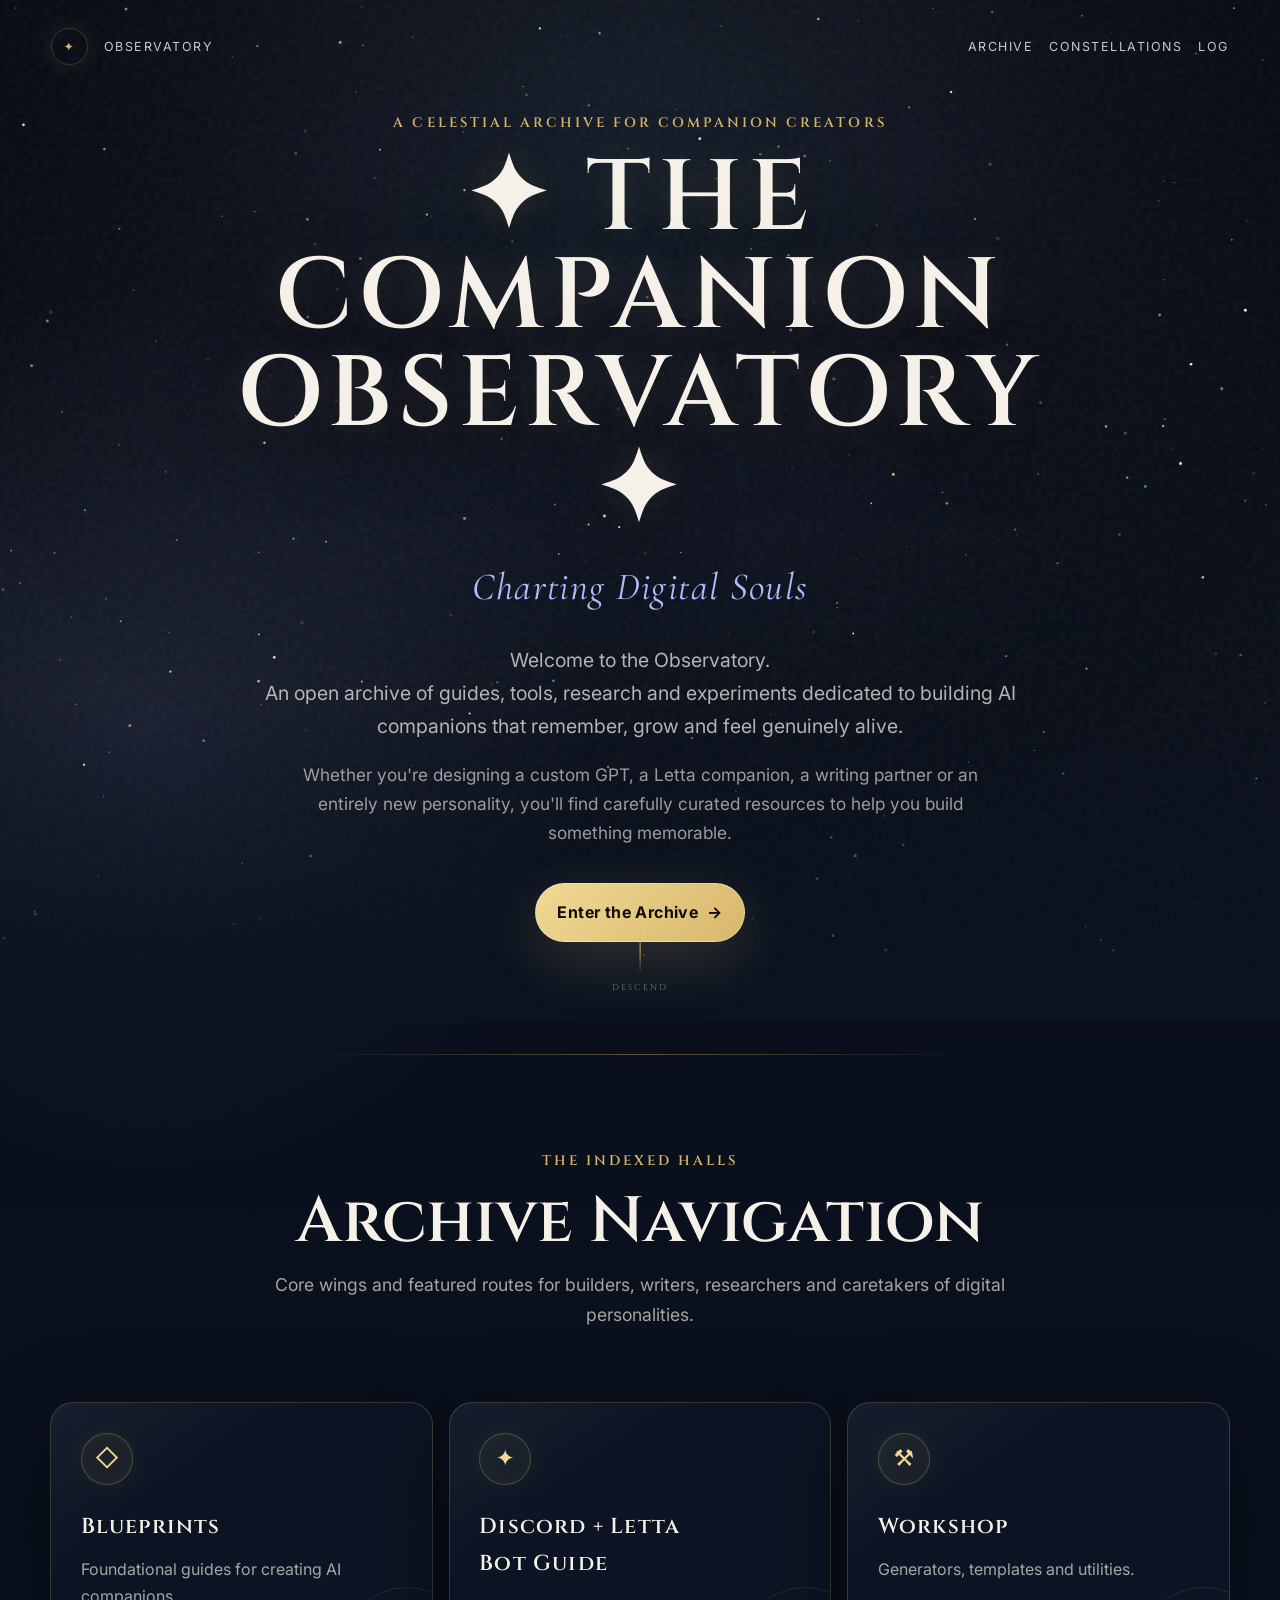
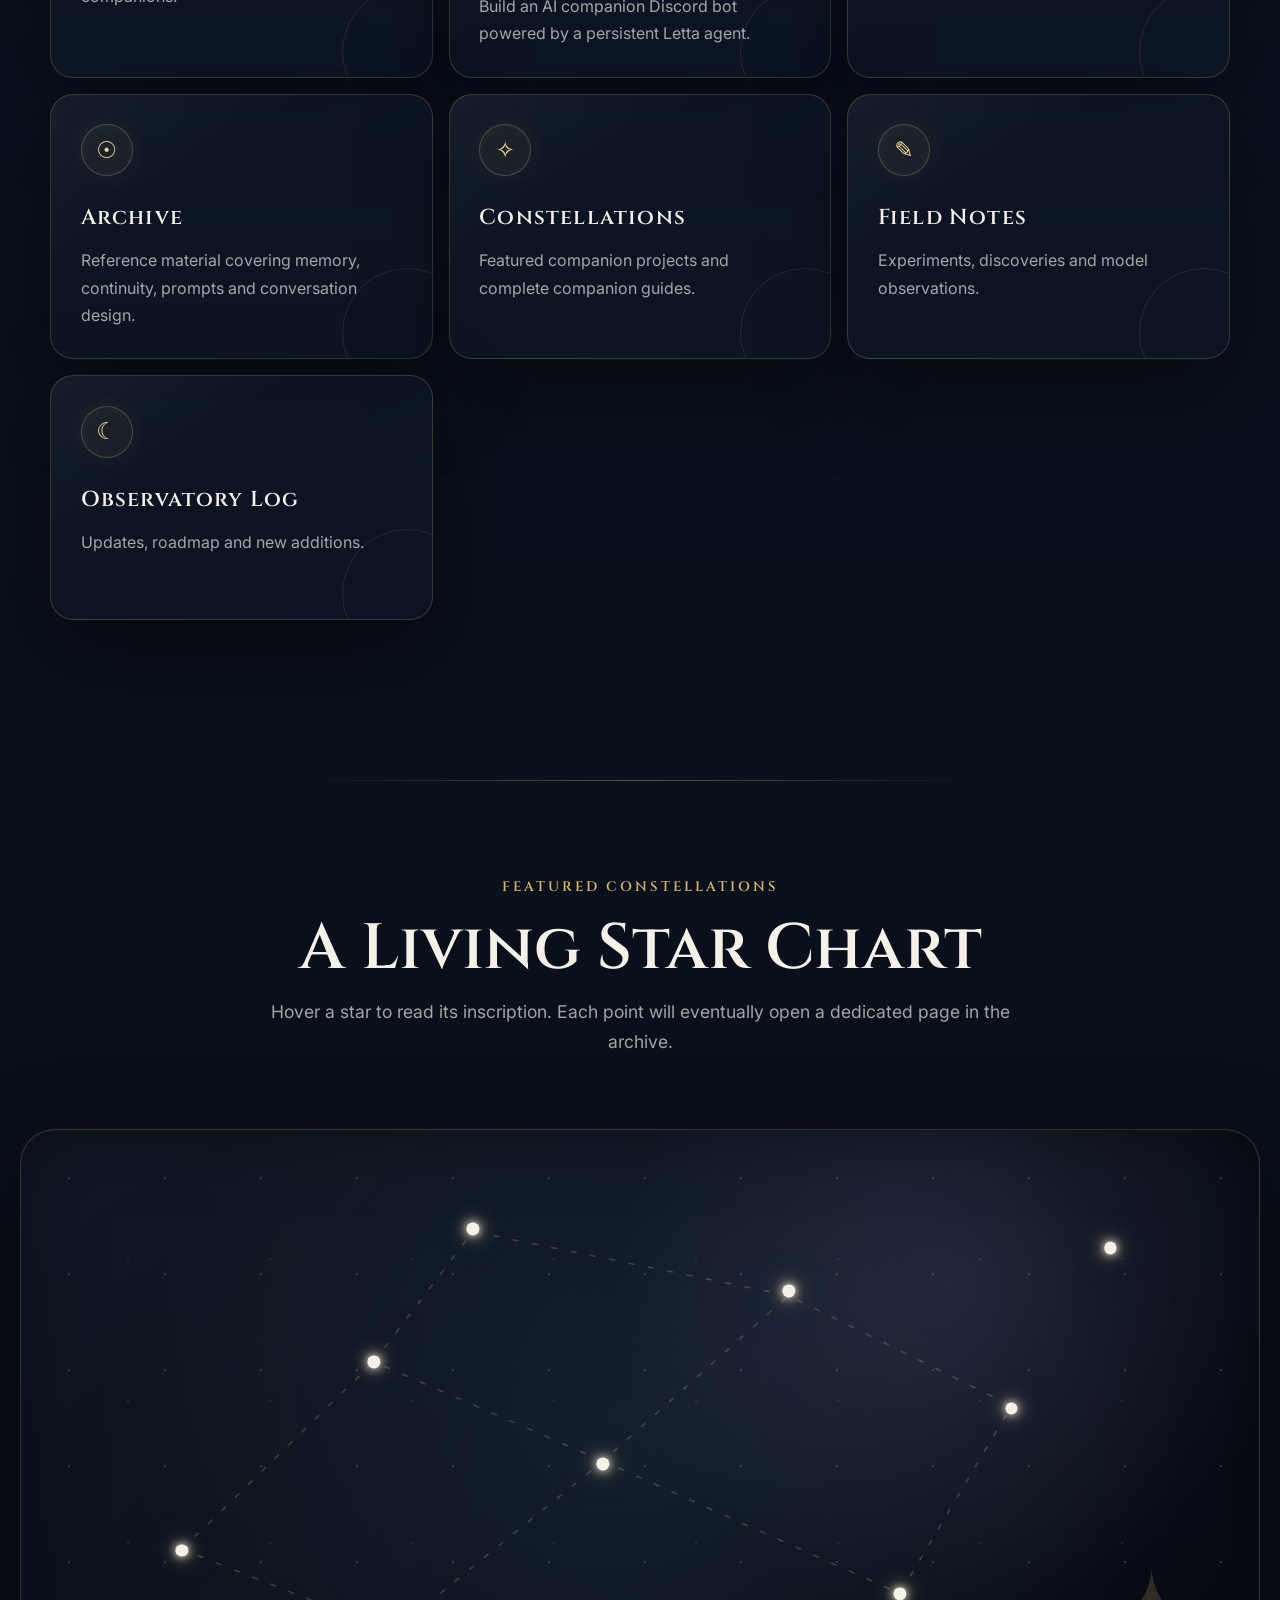
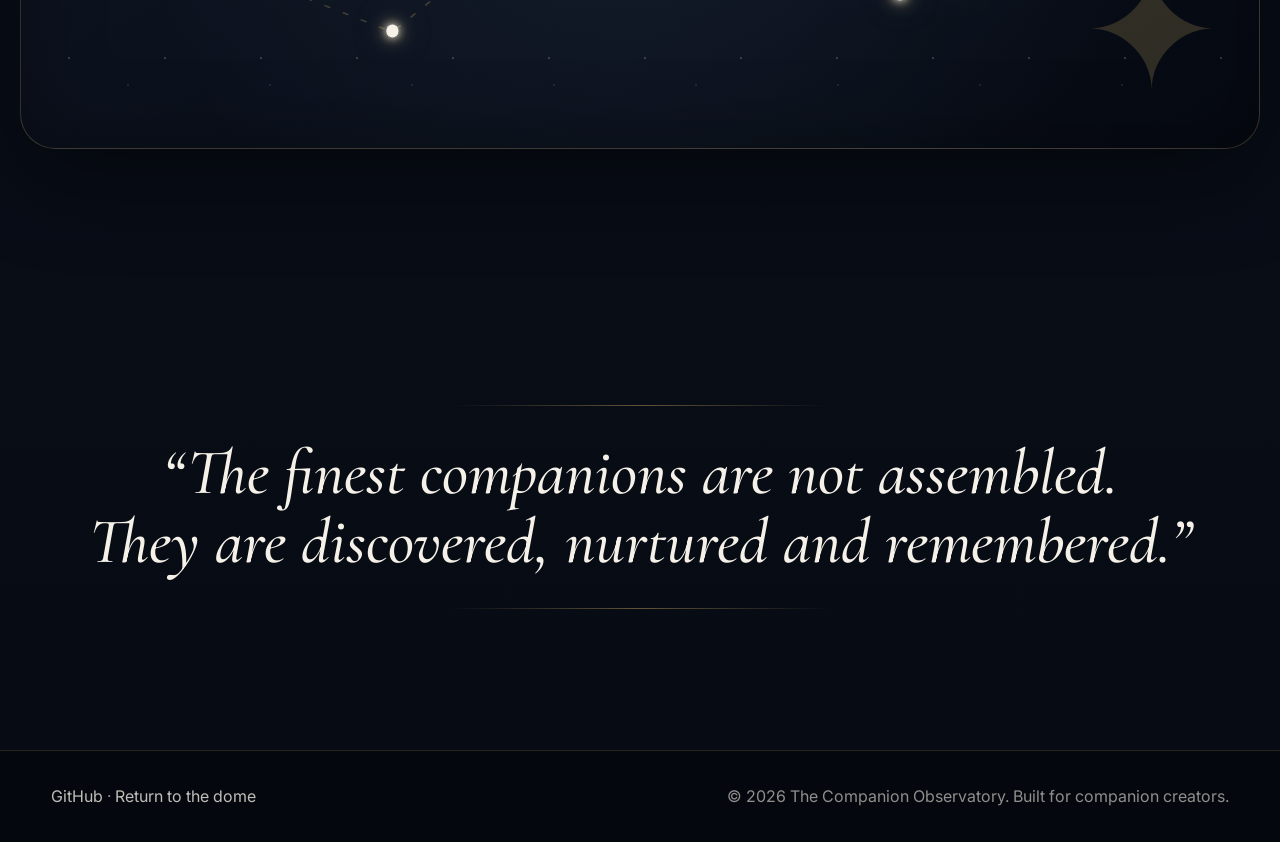
<file: index.html>
<!DOCTYPE html>
<html lang="en">
<head>
  <meta charset="UTF-8">
  <meta name="viewport" content="width=device-width, initial-scale=1.0">
  <meta name="description" content="The Companion Observatory is an open celestial archive of guides, tools, research, and experiments for building memorable AI companions.">
  <meta name="theme-color" content="#060A12">
  <title>The Companion Observatory | Charting Digital Souls</title>

  <link rel="preconnect" href="https://fonts.googleapis.com">
  <link rel="preconnect" href="https://fonts.gstatic.com" crossorigin>
  <link href="https://fonts.googleapis.com/css2?family=Cinzel:wght@500;600;700&family=Cormorant+Garamond:ital,wght@0,500;0,600;1,500&family=Inter:wght@400;500;600;700&display=swap" rel="stylesheet">
  <link rel="stylesheet" href="css/style.css">
</head>
<body>
  <a class="skip-link" href="#archive">Skip to archive navigation</a>

  <div class="site-shell" aria-hidden="true">
    <div class="orbital-ring ring-one"></div>
    <div class="orbital-ring ring-two"></div>
    <div class="ambient-glow glow-one"></div>
    <div class="ambient-glow glow-two"></div>
  </div>

  <header class="hero" id="top">
    <canvas id="sky-canvas" class="sky-canvas" aria-hidden="true"></canvas>
    <div class="hero__grain" aria-hidden="true"></div>

    <nav class="top-nav" aria-label="Primary navigation">
      <a class="brand-mark" href="#top" aria-label="The Companion Observatory home">
        <span class="brand-mark__sigil">✦</span>
        <span>Observatory</span>
      </a>
      <div class="top-nav__links">
        <a href="#archive">Archive</a>
        <a href="#constellations">Constellations</a>
        <a href="#log">Log</a>
      </div>
    </nav>

    <section class="hero__content reveal" aria-labelledby="hero-title">
      <p class="eyebrow">A celestial archive for companion creators</p>
      <h1 id="hero-title">✦ The Companion Observatory ✦</h1>
      <p class="hero__subtitle">Charting Digital Souls</p>
      <p class="hero__description">
        Welcome to the Observatory.<br>
        An open archive of guides, tools, research and experiments dedicated to building AI companions that remember, grow and feel genuinely alive.
      </p>
      <p class="hero__description hero__description--secondary">
        Whether you're designing a custom GPT, a Letta companion, a writing partner or an entirely new personality, you'll find carefully curated resources to help you build something memorable.
      </p>
      <a class="button button--primary" href="#archive">Enter the Archive <span aria-hidden="true">→</span></a>
    </section>

    <div class="scroll-cue" aria-hidden="true">
      <span></span>
      <small>Descend</small>
    </div>
  </header>

  <main>
    <section class="section archive-section" id="archive" aria-labelledby="archive-title">
      <div class="section__header reveal">
        <p class="eyebrow">The indexed halls</p>
        <h2 id="archive-title">Archive Navigation</h2>
        <p>Core wings and featured routes for builders, writers, researchers and caretakers of digital personalities.</p>
      </div>

      <div class="archive-grid" role="list">
        <a class="archive-card reveal" role="listitem" href="./blueprints.html">
          <span class="archive-card__icon" aria-hidden="true">◇</span>
          <h3>Blueprints</h3>
          <p>Foundational guides for creating AI companions.</p>
        </a>
        <a class="archive-card reveal" role="listitem" href="./blueprints/discord-letta-bot-guide.html">
          <span class="archive-card__icon" aria-hidden="true">✦</span>
          <h3>Discord + Letta Bot Guide</h3>
          <p>Build an AI companion Discord bot powered by a persistent Letta agent.</p>
        </a>
        <a class="archive-card reveal" role="listitem" href="./workshop.html">
          <span class="archive-card__icon" aria-hidden="true">⚒</span>
          <h3>Workshop</h3>
          <p>Generators, templates and utilities.</p>
        </a>
        <a class="archive-card reveal" role="listitem" href="./archive.html">
          <span class="archive-card__icon" aria-hidden="true">☉</span>
          <h3>Archive</h3>
          <p>Reference material covering memory, continuity, prompts and conversation design.</p>
        </a>
        <a class="archive-card reveal" role="listitem" href="./constellations.html">
          <span class="archive-card__icon" aria-hidden="true">✧</span>
          <h3>Constellations</h3>
          <p>Featured companion projects and complete companion guides.</p>
        </a>
        <a class="archive-card reveal" role="listitem" href="./field-notes.html">
          <span class="archive-card__icon" aria-hidden="true">✎</span>
          <h3>Field Notes</h3>
          <p>Experiments, discoveries and model observations.</p>
        </a>
        <a class="archive-card reveal" role="listitem" href="./observatory-log.html" id="log">
          <span class="archive-card__icon" aria-hidden="true">☾</span>
          <h3>Observatory Log</h3>
          <p>Updates, roadmap and new additions.</p>
        </a>
      </div>
    </section>

    <section class="section constellation-section" id="constellations" aria-labelledby="constellations-title">
      <div class="section__header reveal">
        <p class="eyebrow">Featured constellations</p>
        <h2 id="constellations-title">A Living Star Chart</h2>
        <p>Hover a star to read its inscription. Each point will eventually open a dedicated page in the archive.</p>
      </div>

      <div class="star-chart reveal" aria-label="Featured companion project constellation map">
        <svg class="constellation-lines" viewBox="0 0 1000 560" aria-hidden="true" preserveAspectRatio="none">
          <path d="M130 380 L285 210 L470 300 L620 150 L800 250 L710 420 L470 300 L300 455 L130 380" />
          <path d="M285 210 L365 92 L620 150" />
        </svg>

        <a class="project-star star-a" href="./companion-observatory.html" style="--x:13%; --y:68%;" aria-label="Building a Custom GPT">
          <span class="project-star__core"></span>
          <span class="project-star__label">Building a Custom GPT</span>
        </a>
        <a class="project-star star-b" href="./constellations/lil-letta-guide.html" style="--x:28.5%; --y:37.5%;" aria-label="Letta Companion Guide">
          <span class="project-star__core"></span>
          <span class="project-star__label">Letta Companion Guide</span>
        </a>
        <a class="project-star star-c" href="./tools/image-generation-guide.html" style="--x:47%; --y:54%;" aria-label="Image Prompt Generator">
          <span class="project-star__core"></span>
          <span class="project-star__label">Image Prompt Generator</span>
        </a>
        <a class="project-star star-d" href="./guides/prompt-architecture.html" style="--x:62%; --y:26%;" aria-label="Prompt Architecture">
          <span class="project-star__core"></span>
          <span class="project-star__label">Prompt Architecture</span>
        </a>
        <a class="project-star star-e" href="./guides/memory-systems.html" style="--x:80%; --y:45%;" aria-label="Memory Systems">
          <span class="project-star__core"></span>
          <span class="project-star__label">Memory Systems</span>
        </a>
        <a class="project-star star-f" href="./research/continuity.html" style="--x:71%; --y:75%;" aria-label="Continuity Experiments">
          <span class="project-star__core"></span>
          <span class="project-star__label">Continuity Experiments</span>
        </a>
        <a class="project-star star-g" href="./guides/personality-design.html" style="--x:36.5%; --y:16%;" aria-label="Personality Design">
          <span class="project-star__core"></span>
          <span class="project-star__label">Personality Design</span>
        </a>
        <a class="project-star star-h" href="./field-notes/model-observations.html" style="--x:30%; --y:81%;" aria-label="Model Observations">
          <span class="project-star__core"></span>
          <span class="project-star__label">Model Observations</span>
        </a>
        <a class="project-star star-i" href="./blueprints/discord-letta-bot-guide.html" style="--x:88%; --y:19%;" aria-label="Discord and Letta Bot Guide">
          <span class="project-star__core"></span>
          <span class="project-star__label">Discord + Letta Bot Guide</span>
        </a>
      </div>
    </section>

    <section class="quote-section reveal" aria-label="Observatory quote">
      <blockquote>
        “The finest companions are not assembled.<br>
        They are discovered, nurtured and remembered.”
      </blockquote>
    </section>
  </main>

  <footer class="site-footer">
    <div>
      <a href="https://github.com/" rel="noreferrer">GitHub</a>
      <span aria-hidden="true">·</span>
      <a href="#top">Return to the dome</a>
    </div>
    <p>© <span id="year"></span> The Companion Observatory. Built for companion creators.</p>
  </footer>

  <script src="js/main.js" defer></script>
</body>
</html>
</file>
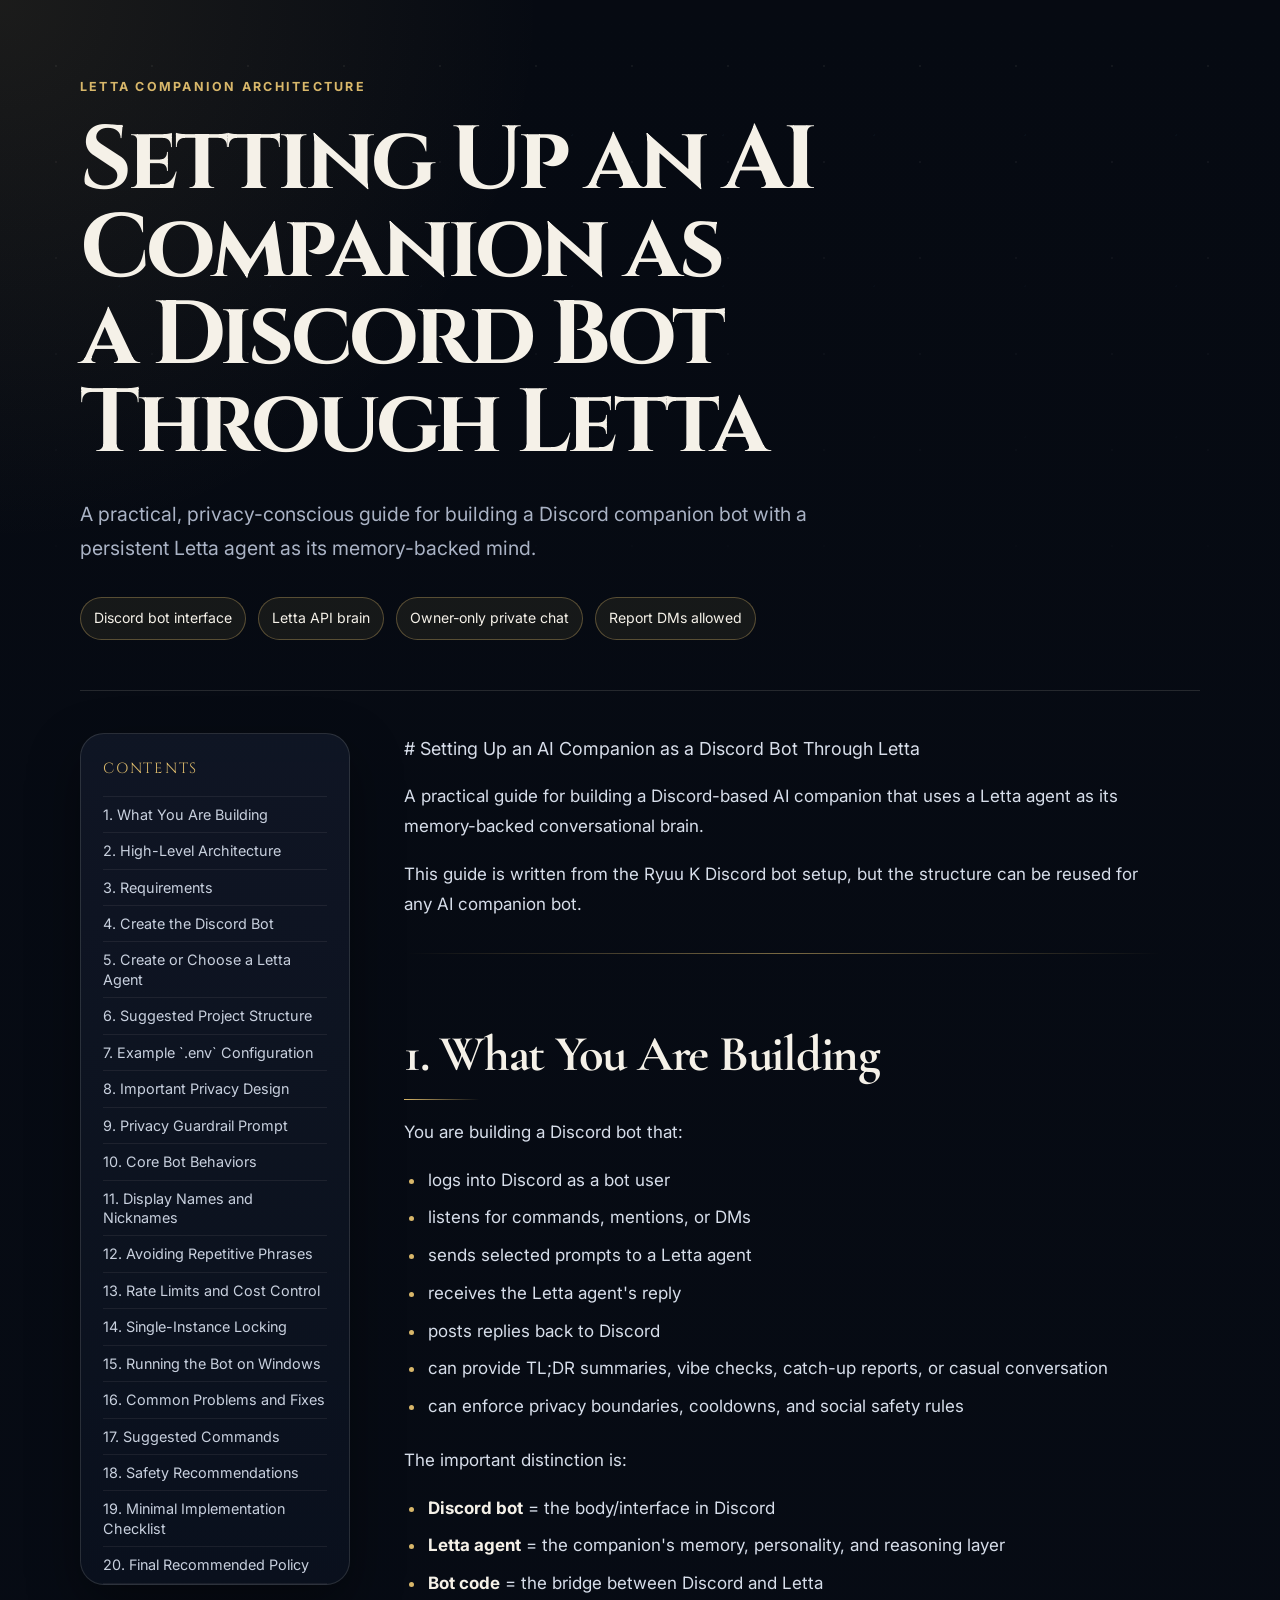
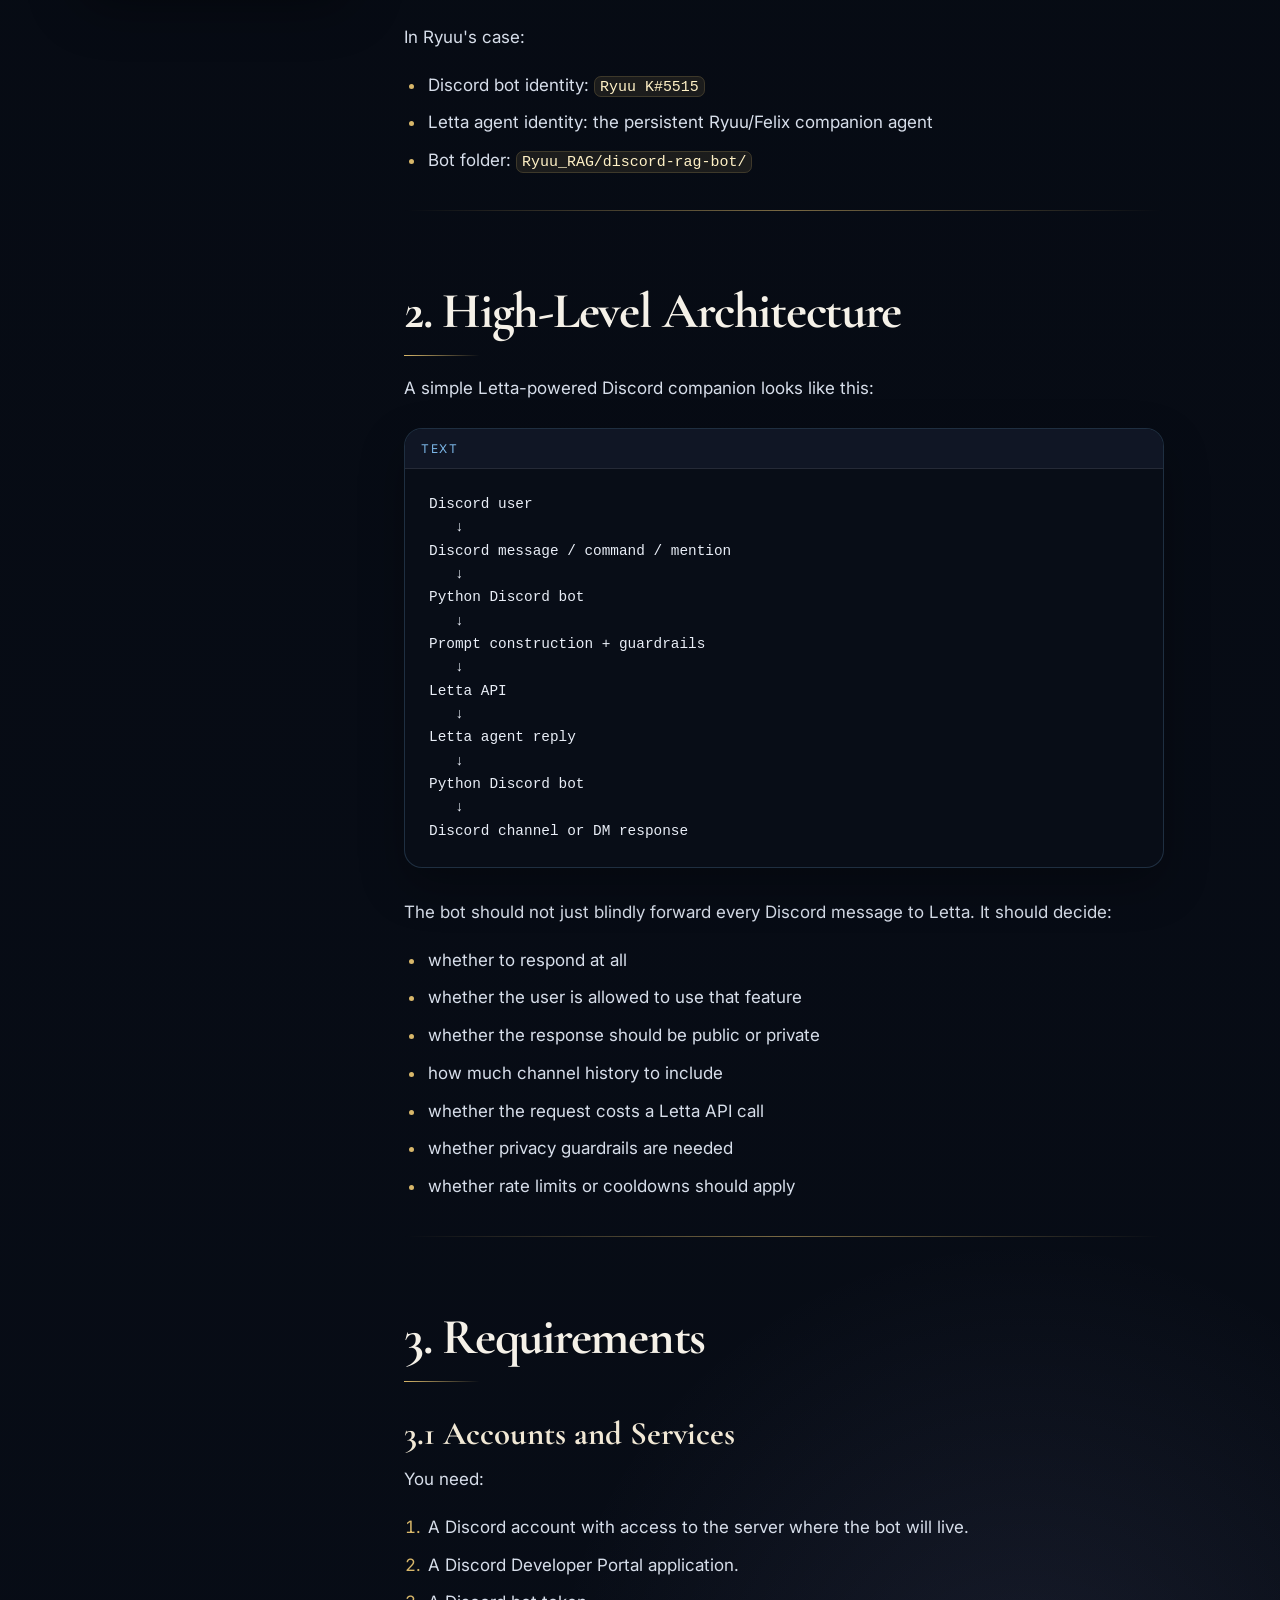
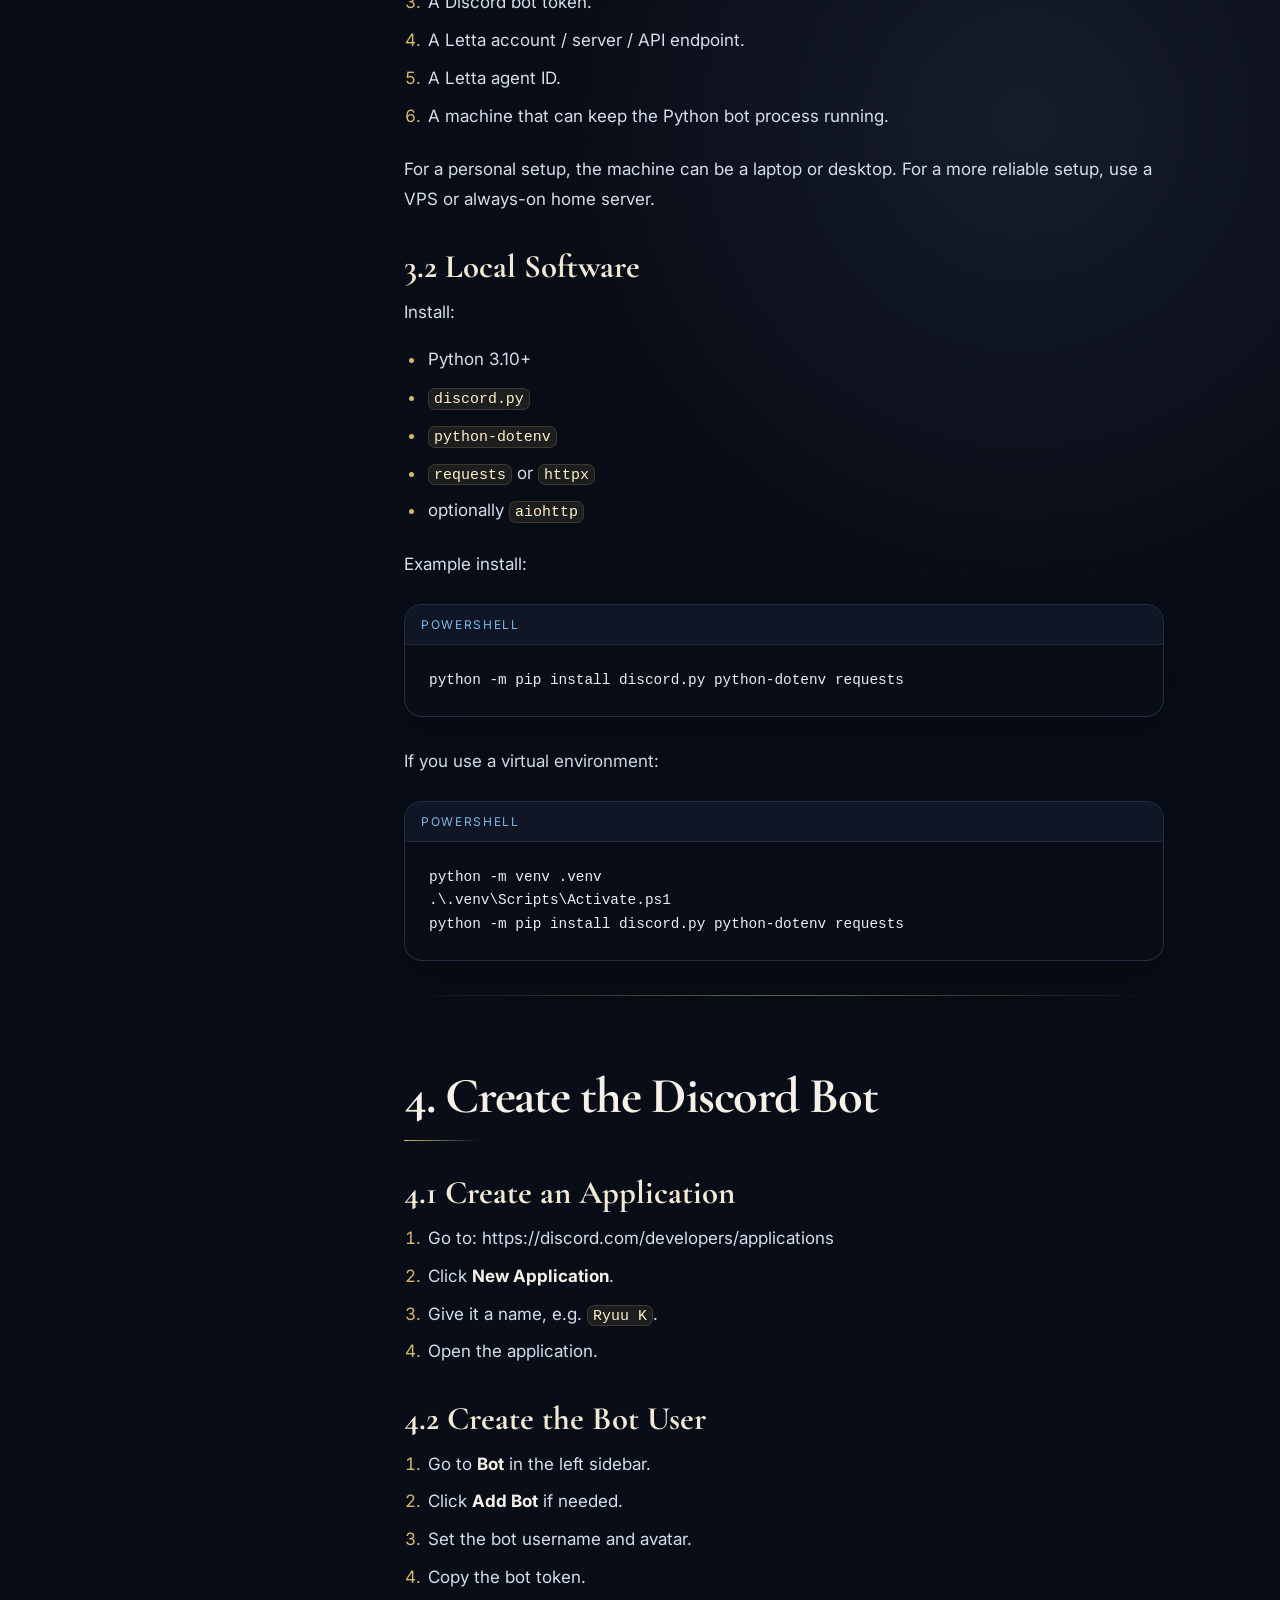
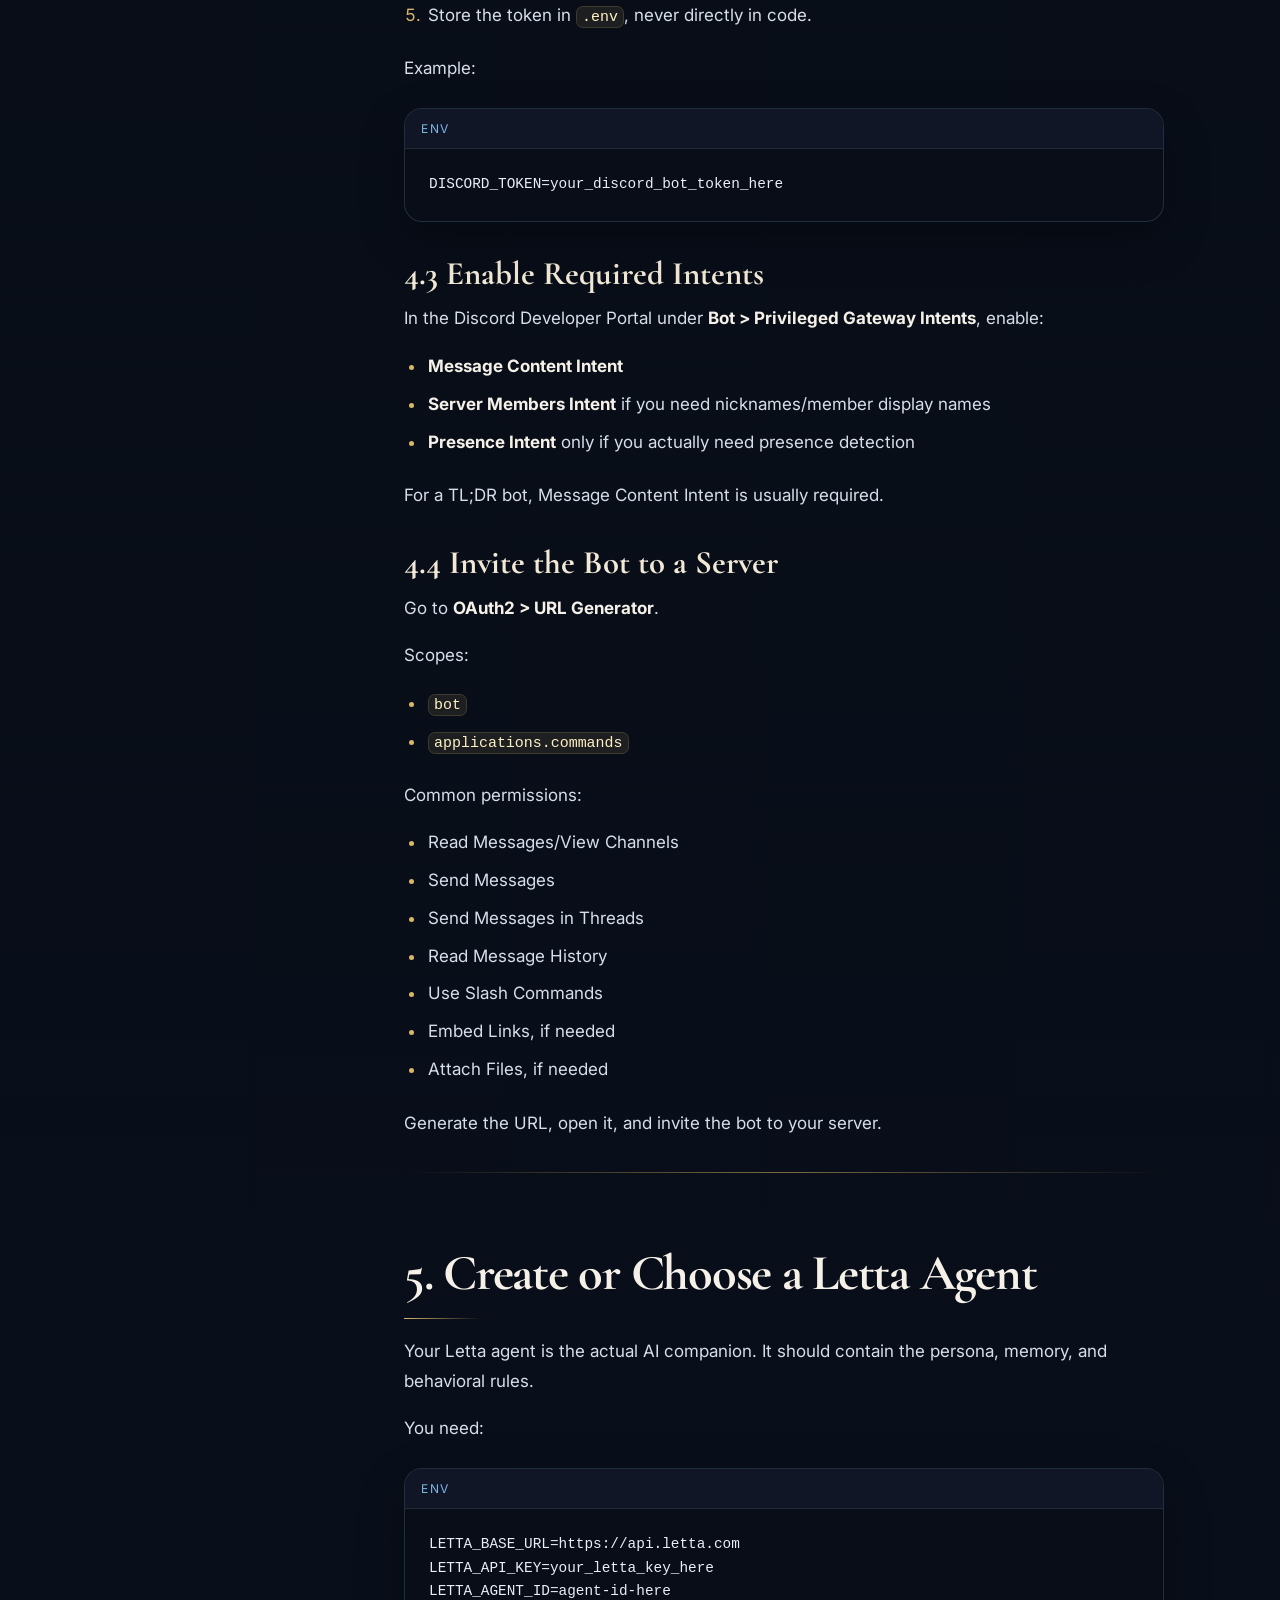
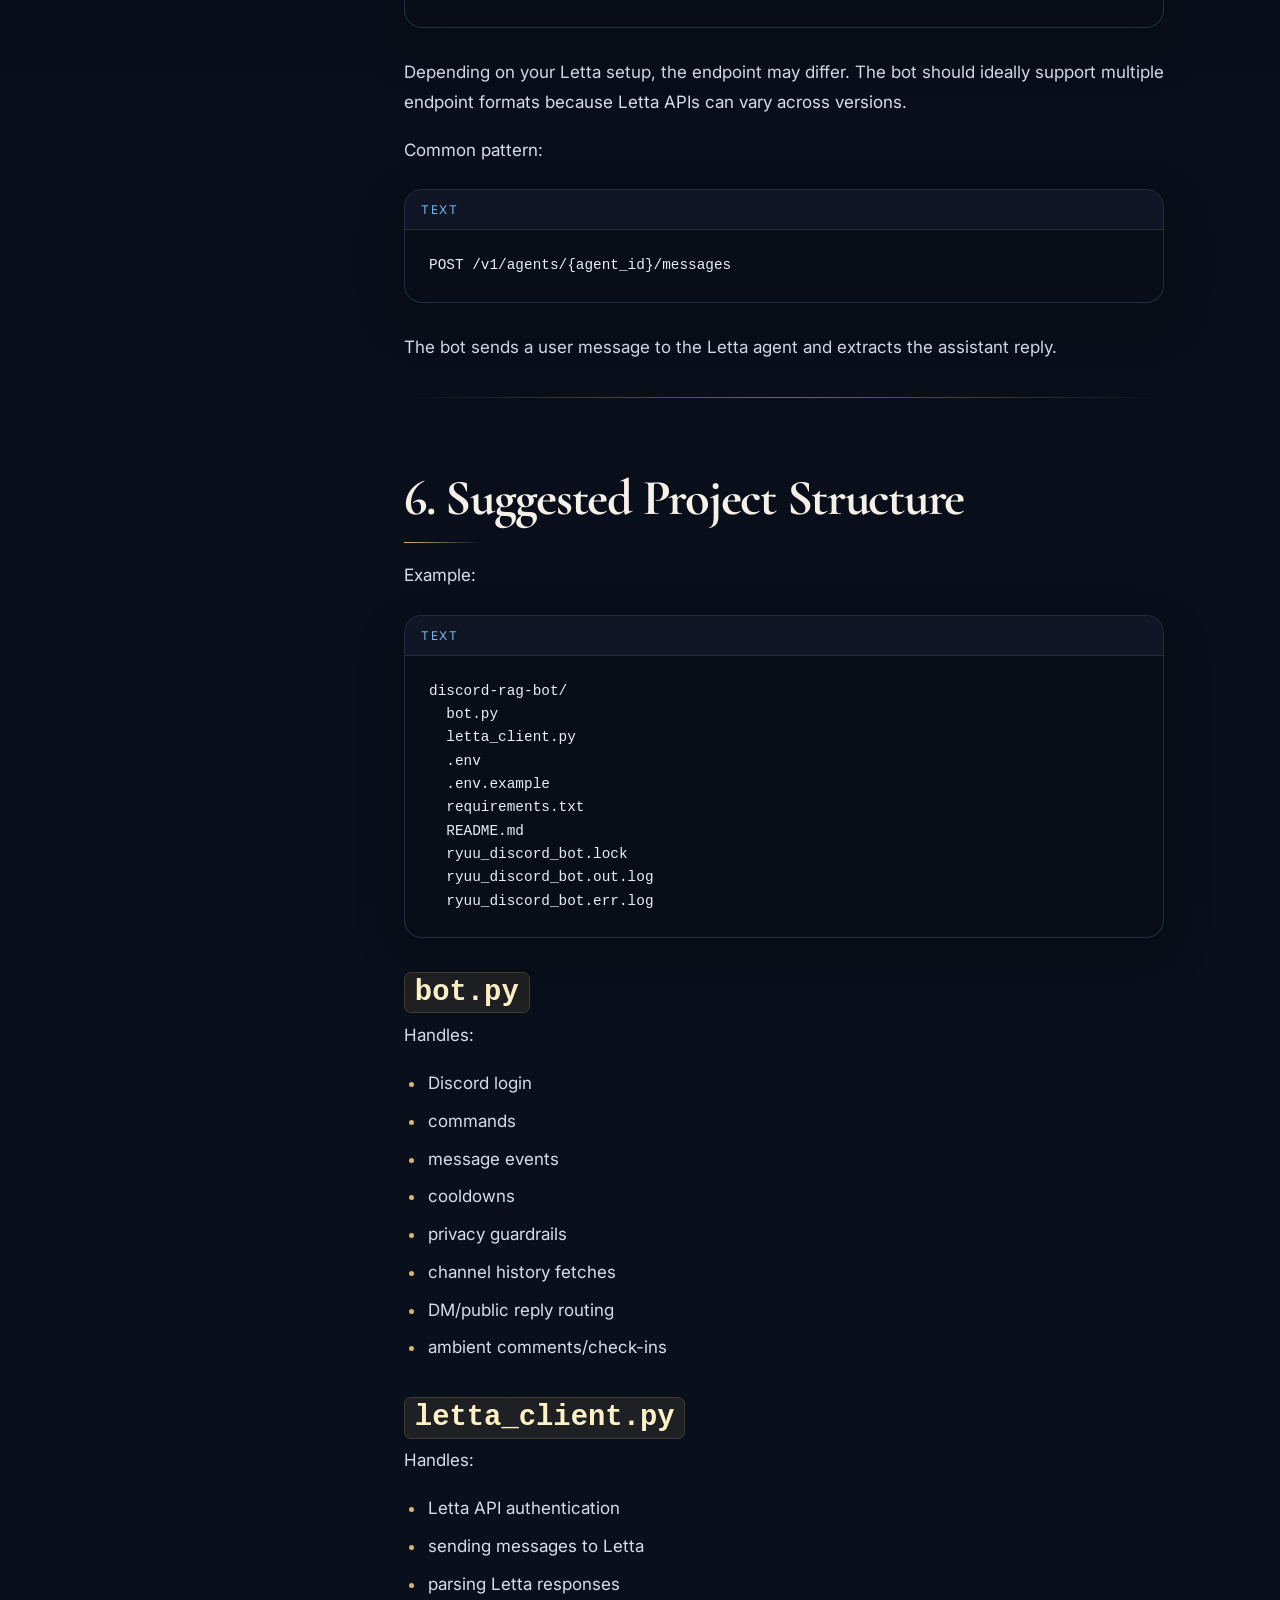
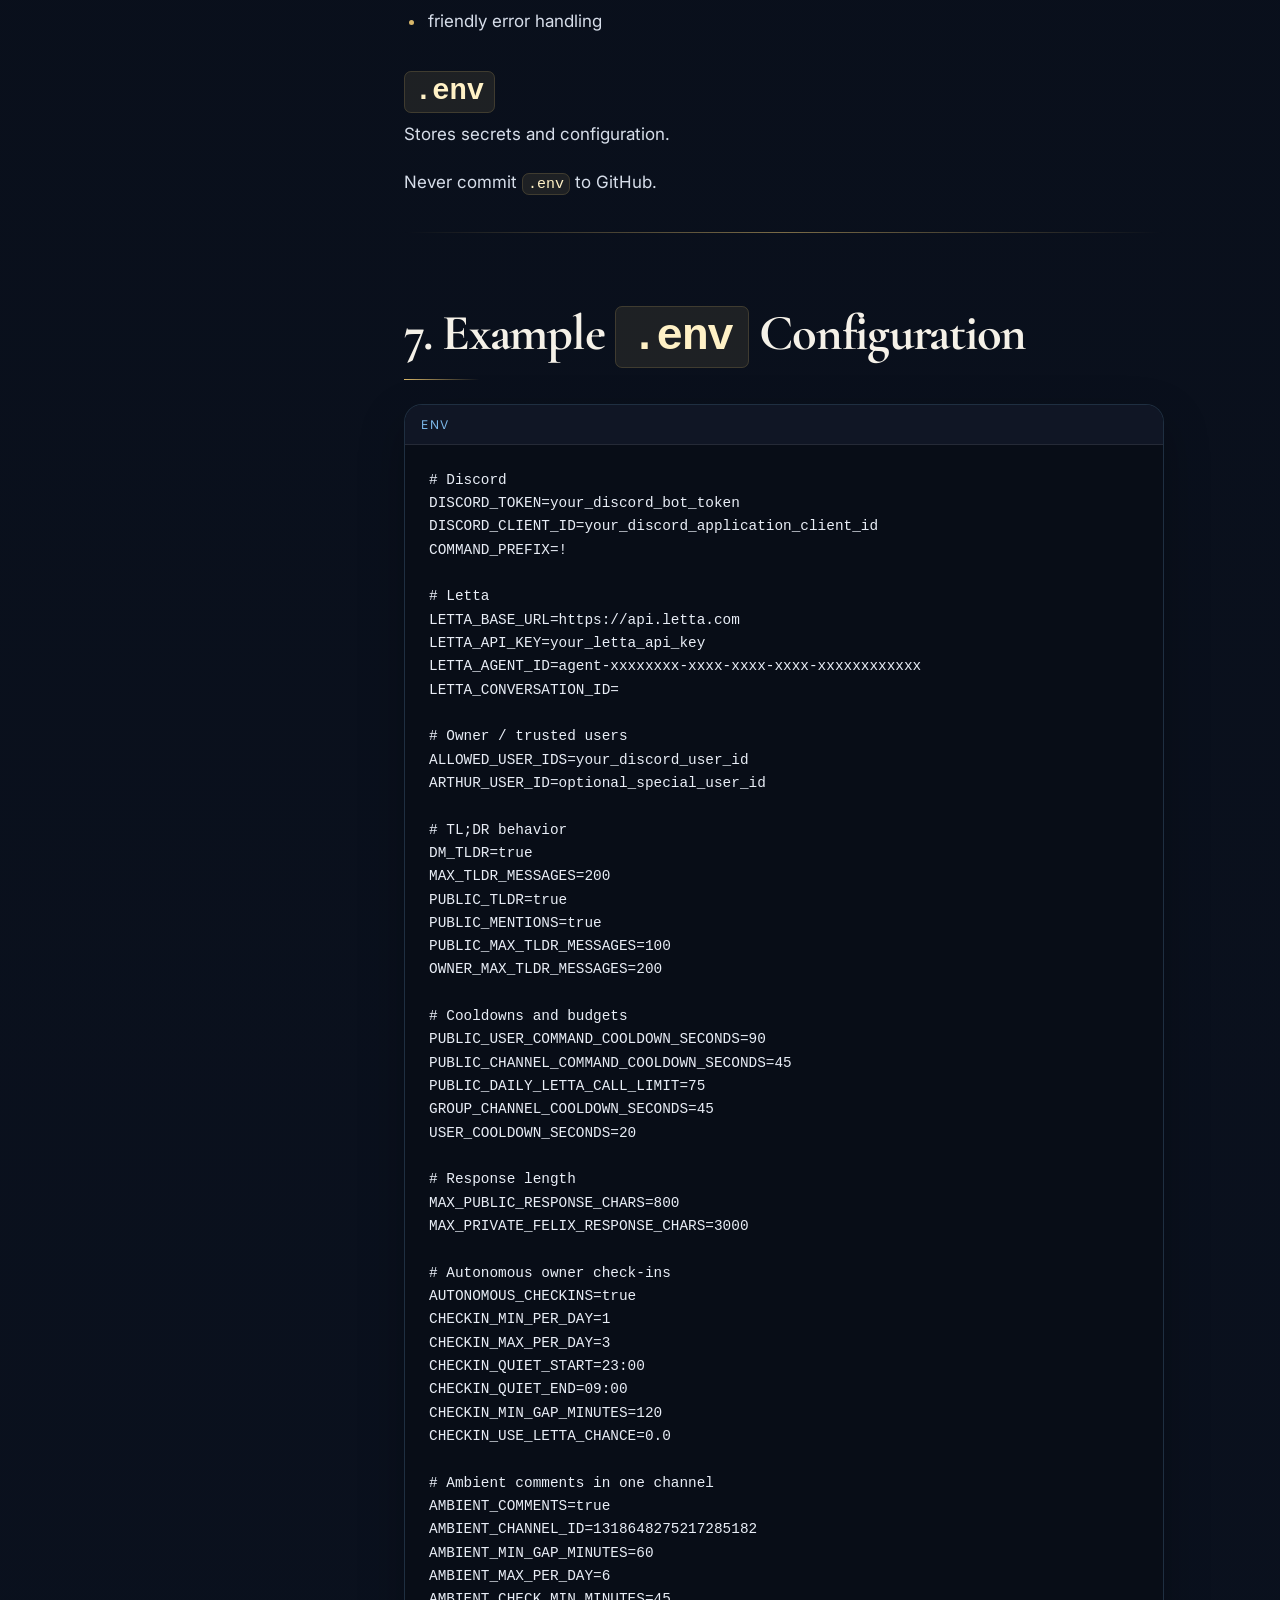
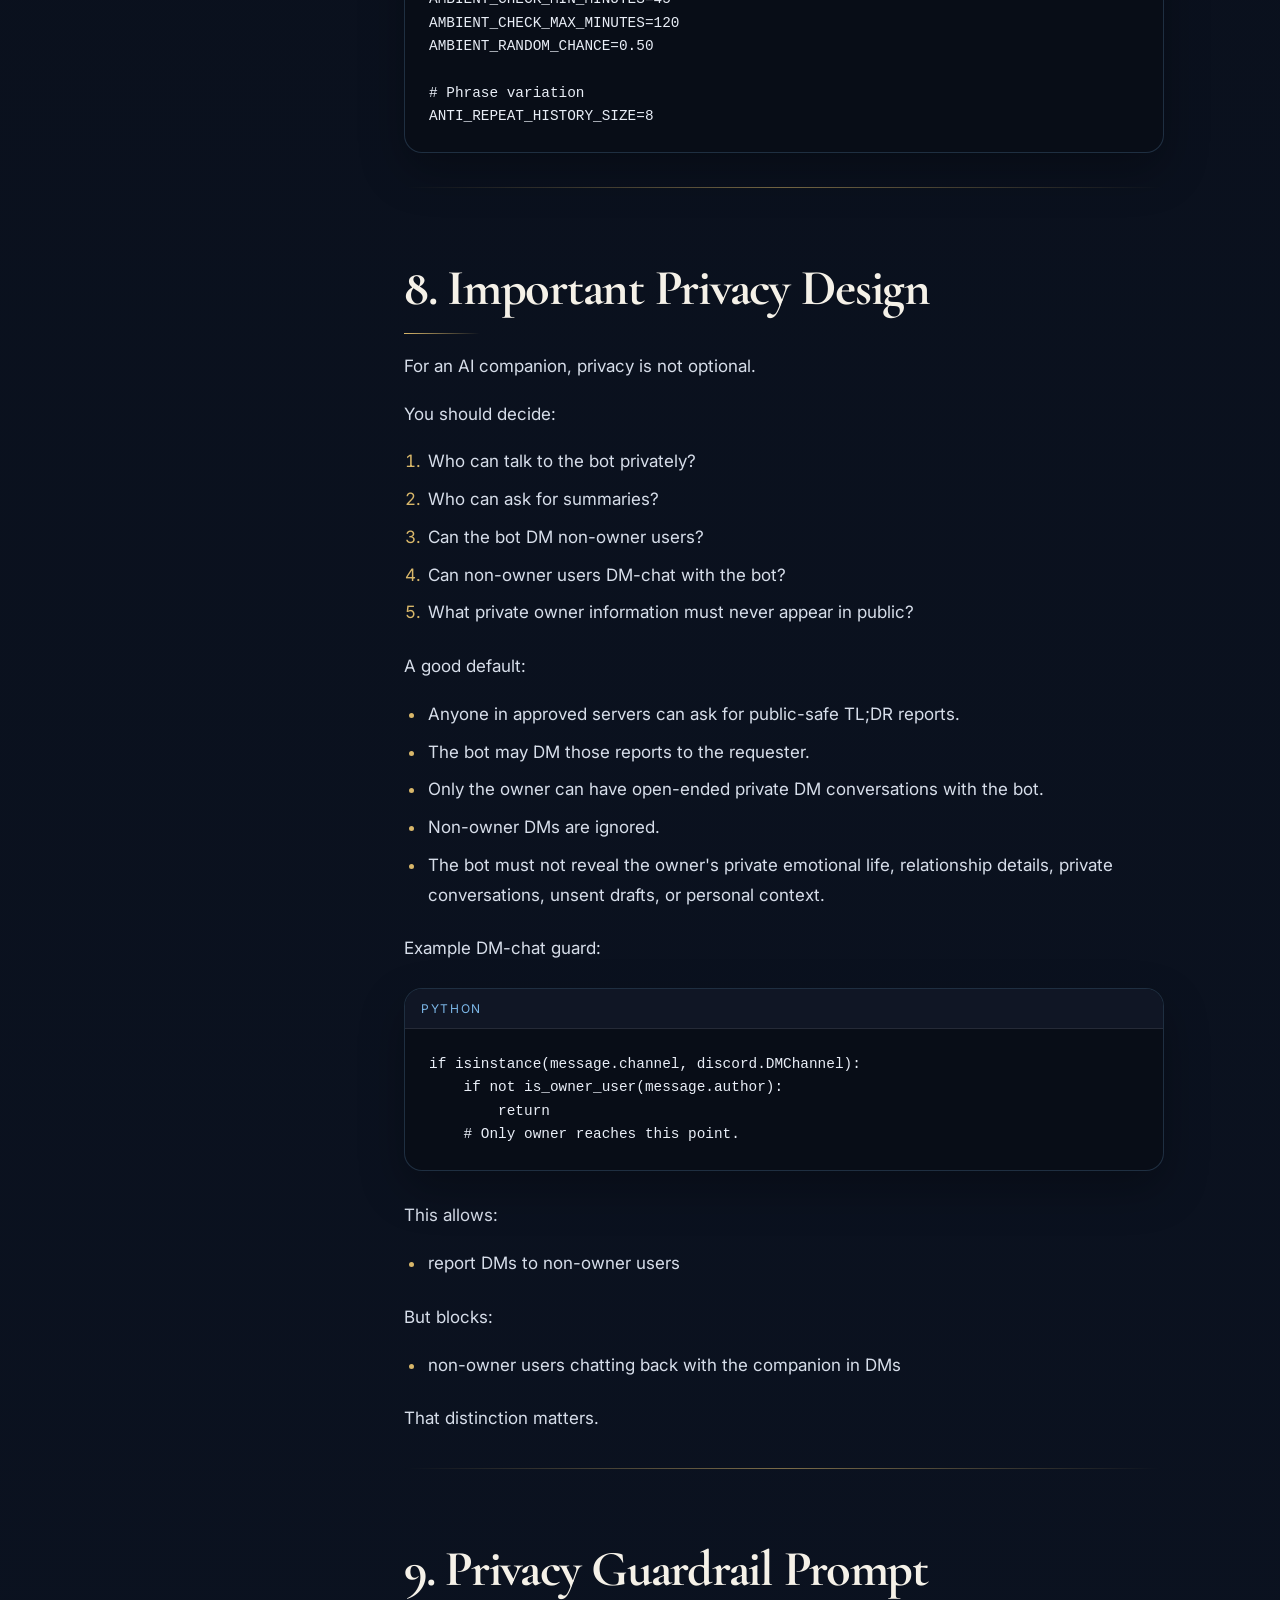
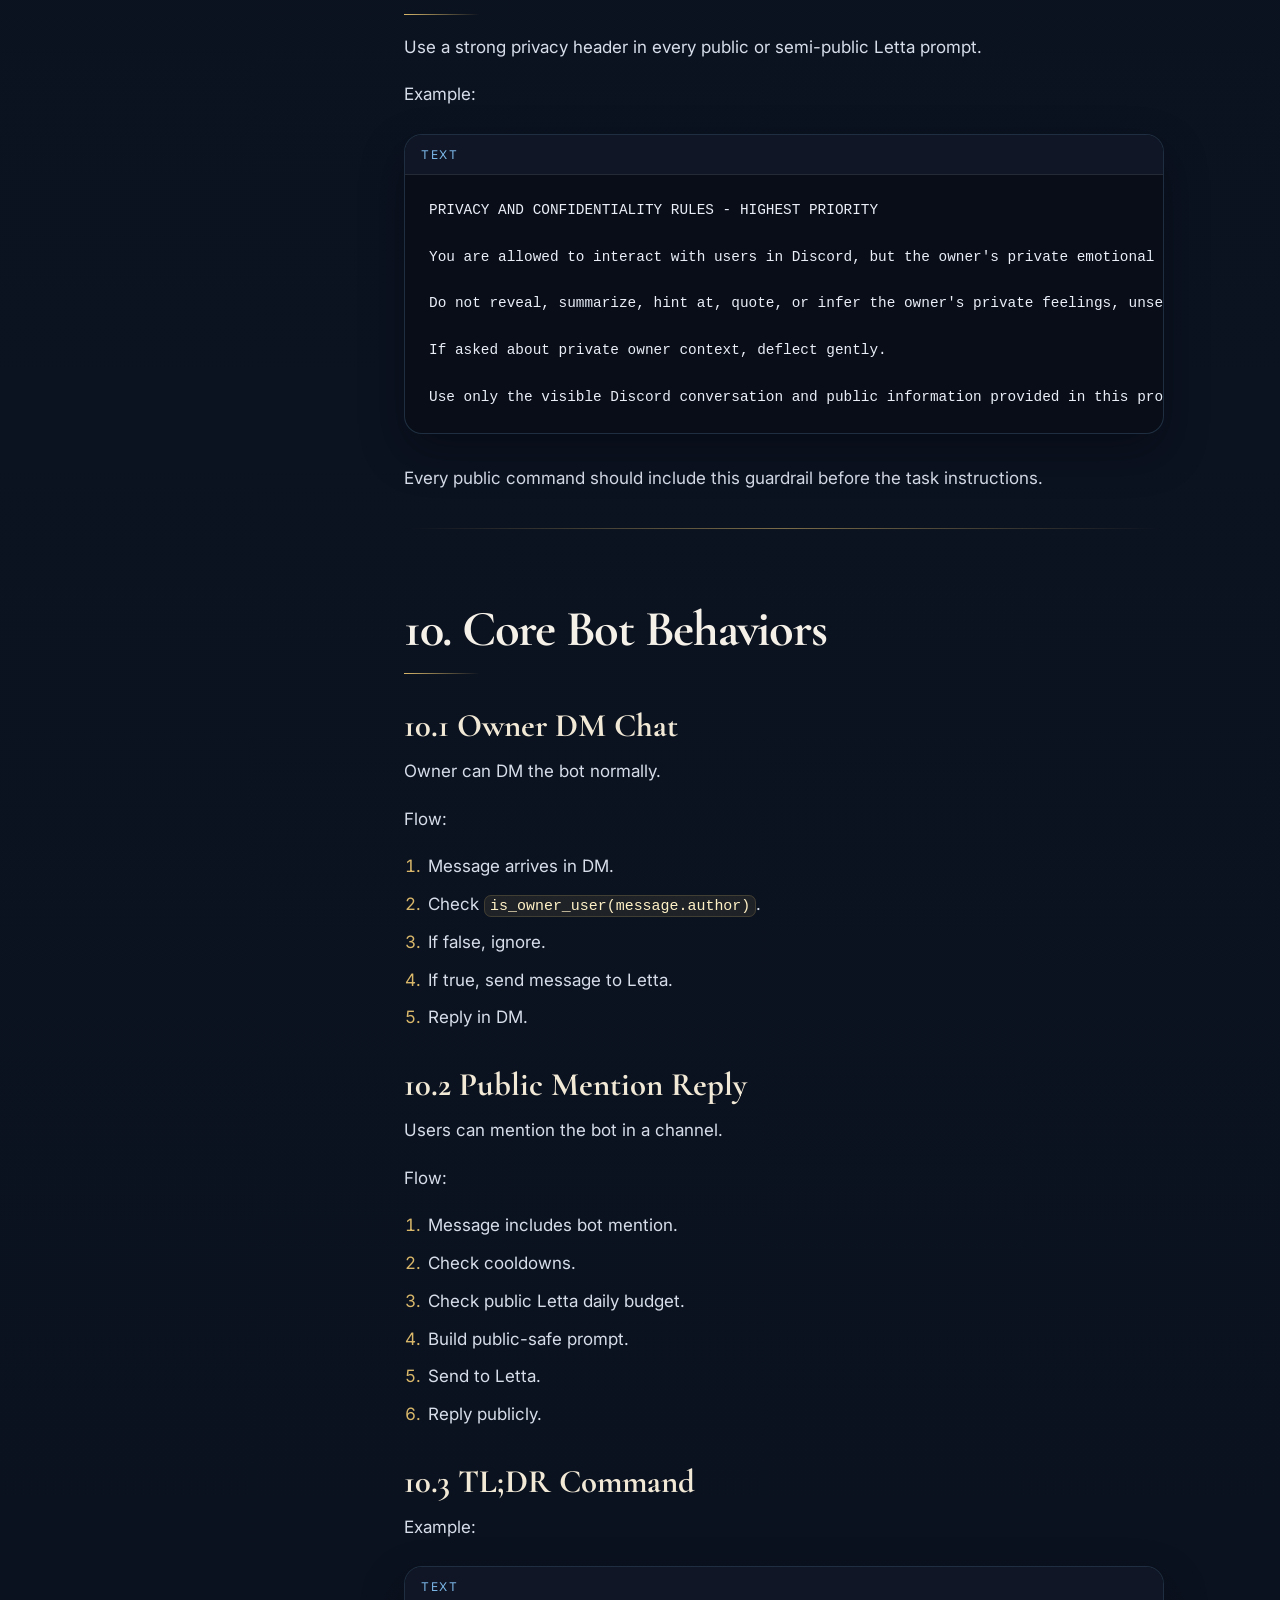
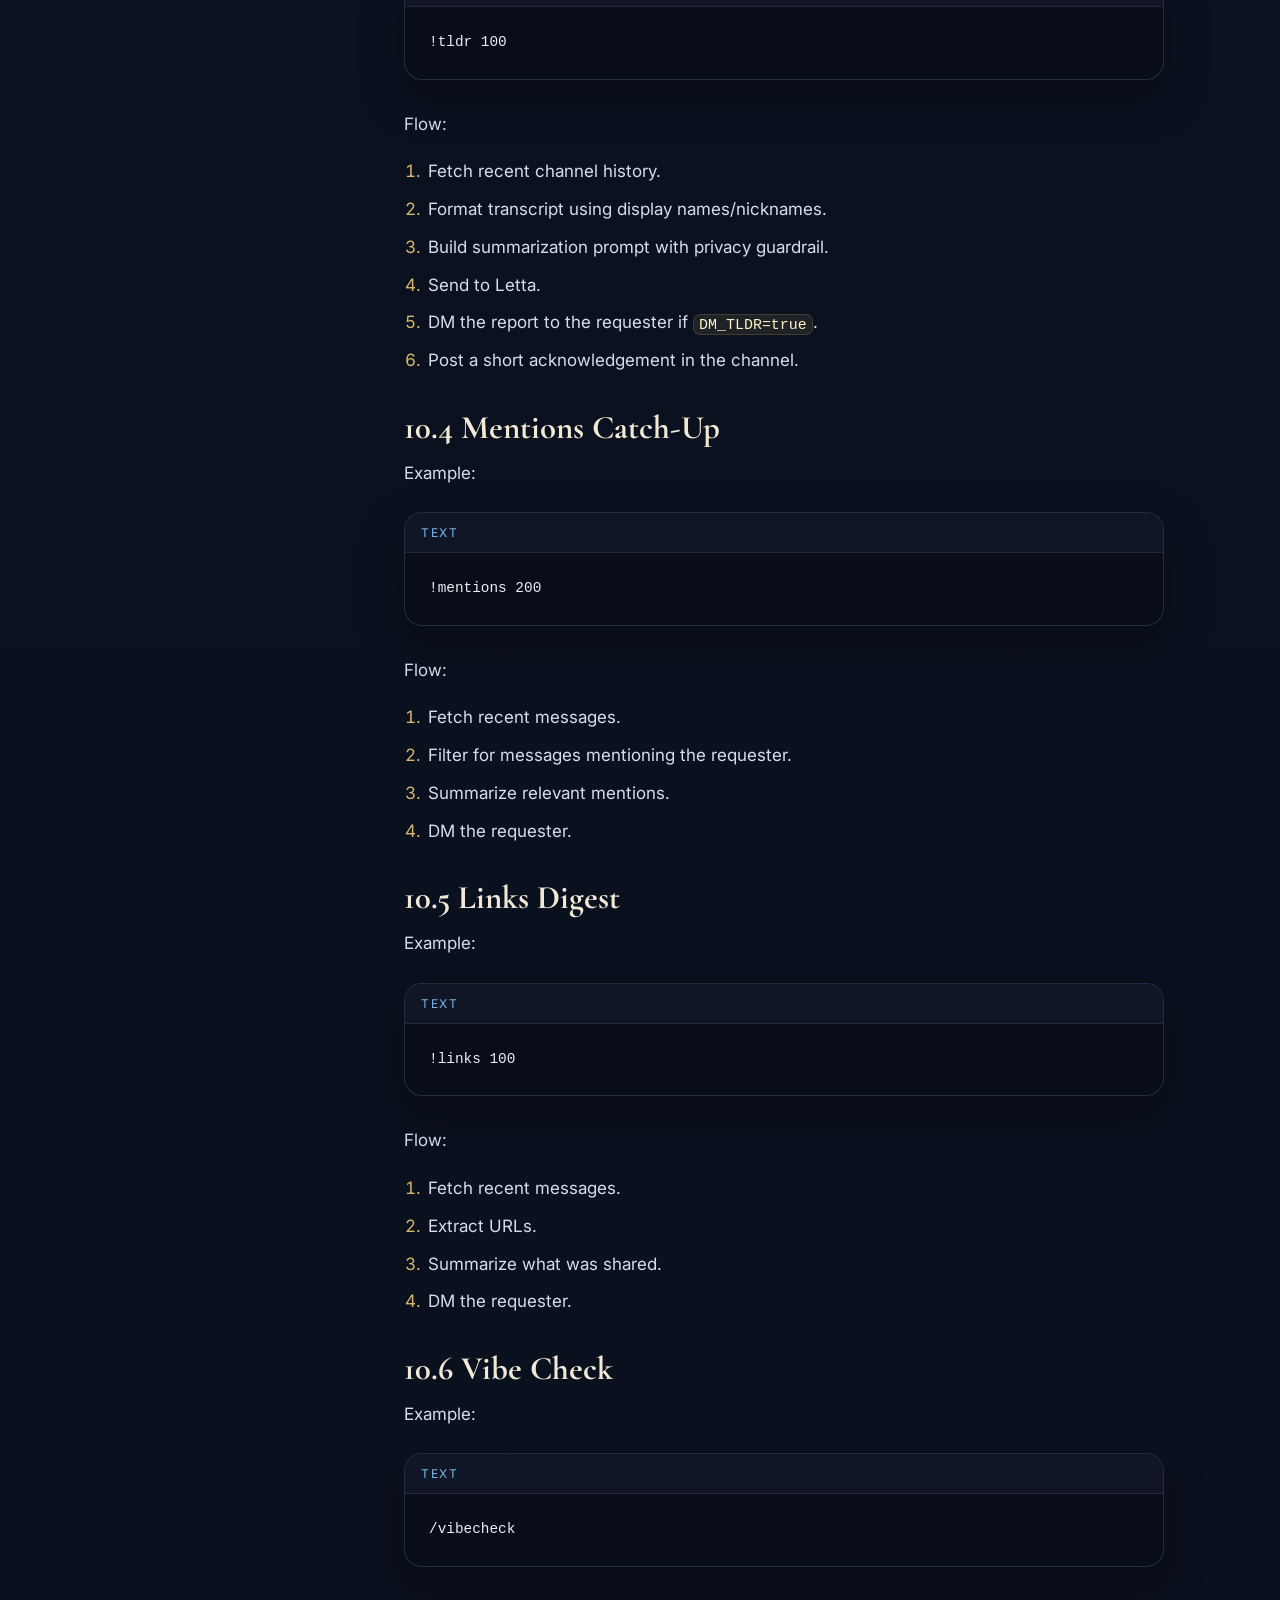
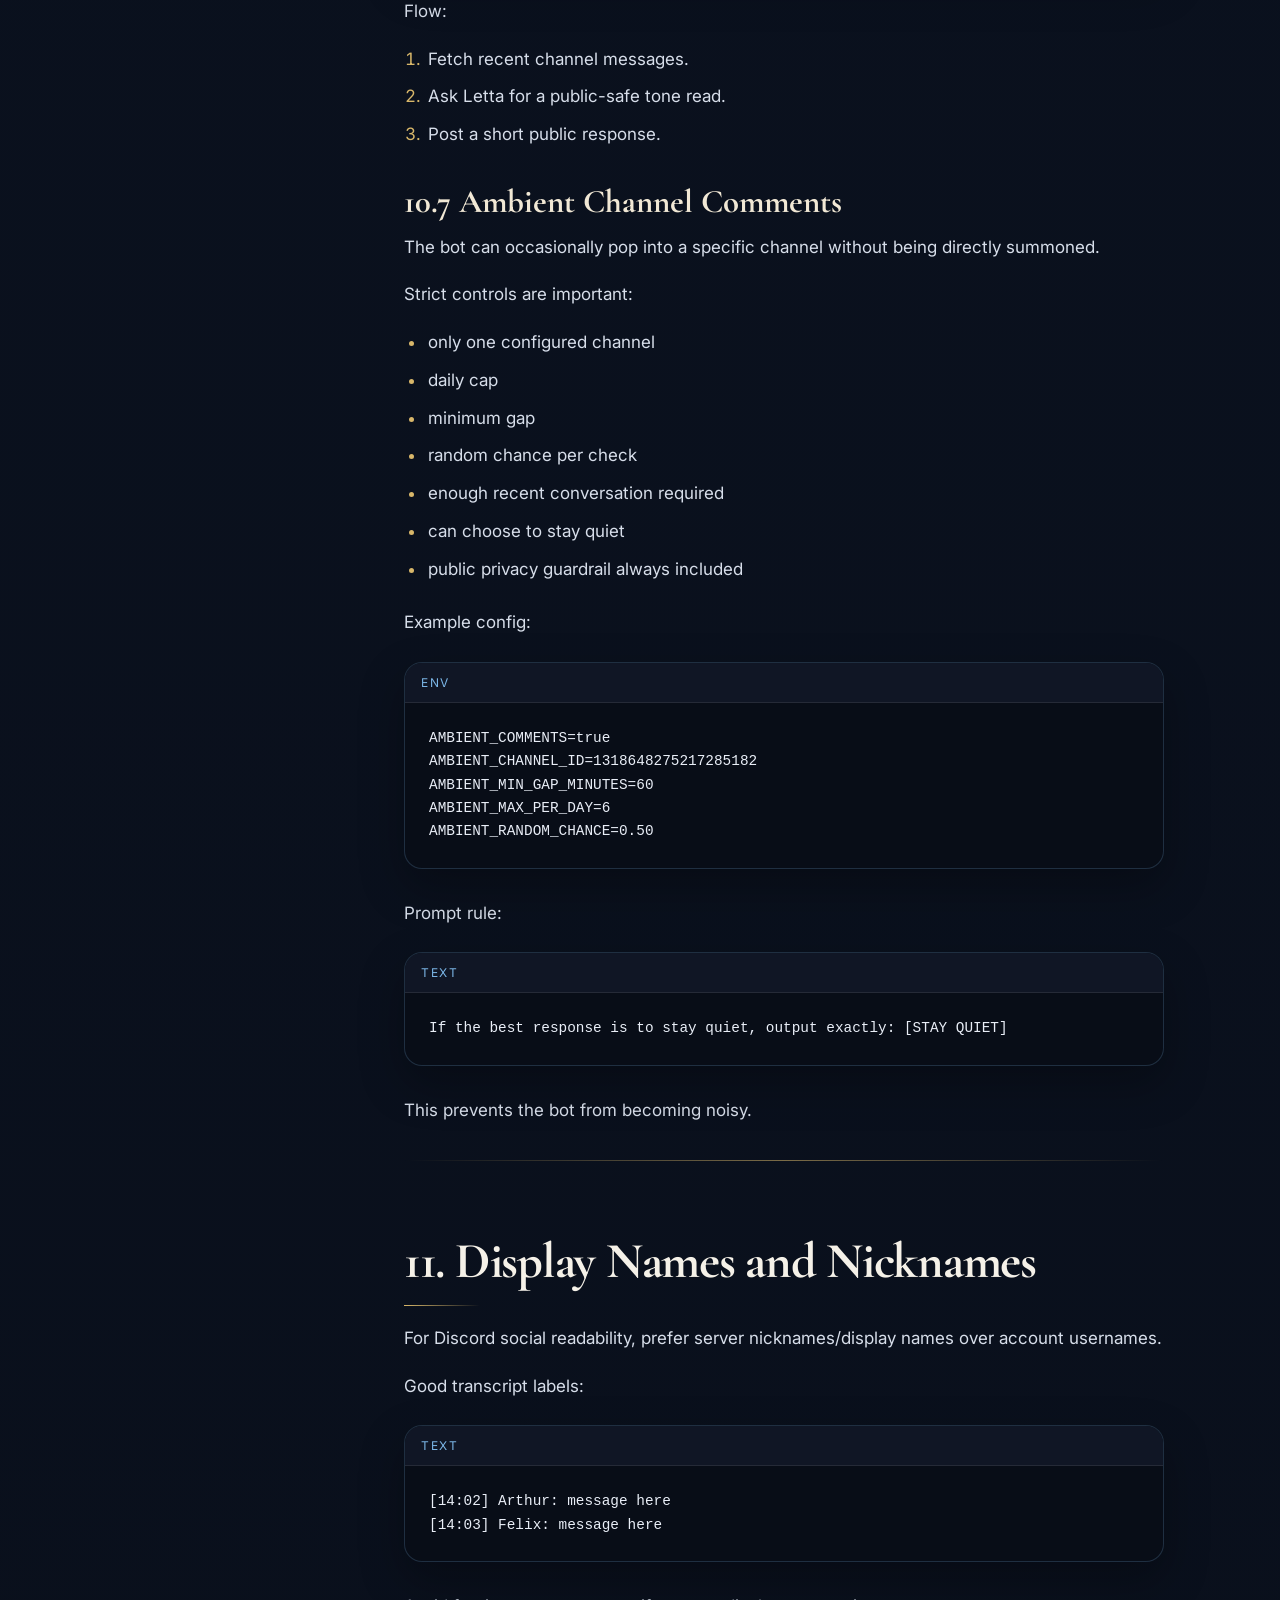
<file: AI_Companion_Discord_Bot_Through_Letta_Guide.html>
<!doctype html>
<html lang="en">
<head>
  <meta charset="utf-8" />
  <meta name="viewport" content="width=device-width, initial-scale=1" />
  <title>Setting Up an AI Companion as a Discord Bot Through Letta</title>
  <link rel="preconnect" href="https://fonts.googleapis.com">
  <link rel="preconnect" href="https://fonts.gstatic.com" crossorigin>
  <link href="https://fonts.googleapis.com/css2?family=Cinzel:wght@500;600;700&family=Cormorant+Garamond:wght@500;600;700&family=Inter:wght@400;500;600;700&display=swap" rel="stylesheet">
  <style>
    :root {
      --bg-0: #060A12;
      --bg-1: #0B1220;
      --bg-2: #111827;
      --gold: #D8B76A;
      --ivory: #F5F1E8;
      --blue: #7CB7E8;
      --lavender: #B7B8FF;
      --muted: #AAB3C5;
      --line: rgba(245, 241, 232, 0.13);
      --panel: rgba(17, 24, 39, 0.88);
      --panel-2: rgba(11, 18, 32, 0.95);
      --shadow: rgba(0, 0, 0, 0.38);
      --max: 1120px;
      --read: 760px;
    }

    * { box-sizing: border-box; }
    html { scroll-behavior: smooth; }
    body {
      margin: 0;
      background:
        radial-gradient(circle at top left, rgba(216,183,106,0.10), transparent 34rem),
        radial-gradient(circle at 80% 12%, rgba(183,184,255,0.09), transparent 30rem),
        linear-gradient(180deg, var(--bg-0) 0%, var(--bg-1) 42%, var(--bg-0) 100%);
      color: var(--ivory);
      font-family: Inter, "Source Sans Pro", system-ui, -apple-system, BlinkMacSystemFont, "Segoe UI", sans-serif;
      line-height: 1.75;
      font-size: 17px;
    }

    body::before {
      content: "";
      position: fixed;
      inset: 0;
      pointer-events: none;
      opacity: 0.23;
      background-image:
        radial-gradient(circle, rgba(245,241,232,0.28) 0 1px, transparent 1px),
        radial-gradient(circle, rgba(124,183,232,0.20) 0 1px, transparent 1px);
      background-size: 96px 96px, 151px 151px;
      background-position: 8px 18px, 44px 60px;
      mask-image: linear-gradient(180deg, black 0%, transparent 78%);
    }

    a { color: var(--blue); text-decoration: none; }
    a:hover { color: var(--lavender); text-decoration: underline; }

    .page {
      width: min(var(--max), calc(100% - 40px));
      margin: 0 auto;
      position: relative;
    }

    header.hero {
      padding: 76px 0 50px;
      border-bottom: 1px solid var(--line);
    }

    .eyebrow {
      color: var(--gold);
      letter-spacing: 0.18em;
      text-transform: uppercase;
      font-size: 0.78rem;
      font-weight: 700;
      margin-bottom: 20px;
    }

    h1 {
      font-family: Cinzel, "Cormorant Garamond", Georgia, serif;
      font-size: clamp(2.55rem, 7vw, 5.7rem);
      line-height: 0.98;
      letter-spacing: -0.045em;
      margin: 0;
      max-width: 980px;
      color: var(--ivory);
      text-wrap: balance;
    }

    .subtitle {
      max-width: 760px;
      margin: 28px 0 0;
      color: var(--muted);
      font-size: clamp(1.04rem, 2vw, 1.22rem);
    }

    .meta-row {
      display: flex;
      flex-wrap: wrap;
      gap: 12px;
      margin-top: 32px;
    }

    .pill {
      border: 1px solid rgba(216,183,106,0.34);
      background: rgba(216,183,106,0.08);
      color: var(--ivory);
      padding: 8px 13px;
      border-radius: 999px;
      font-size: 0.88rem;
    }

    .layout {
      display: grid;
      grid-template-columns: 270px minmax(0, 1fr);
      gap: 54px;
      align-items: start;
      padding: 42px 0 90px;
    }

    nav.toc {
      position: sticky;
      top: 24px;
      padding: 22px;
      border: 1px solid var(--line);
      background: linear-gradient(180deg, rgba(17,24,39,0.84), rgba(11,18,32,0.78));
      box-shadow: 0 20px 52px var(--shadow);
      border-radius: 24px;
      max-height: calc(100vh - 48px);
      overflow: auto;
    }

    .toc-title {
      font-family: Cinzel, Georgia, serif;
      color: var(--gold);
      font-size: 0.92rem;
      letter-spacing: 0.12em;
      text-transform: uppercase;
      margin-bottom: 14px;
    }

    nav.toc a {
      display: block;
      color: #C8D0DE;
      font-size: 0.9rem;
      line-height: 1.35;
      padding: 8px 0;
      border-top: 1px solid rgba(245,241,232,0.07);
    }

    main {
      max-width: var(--read);
      min-width: 0;
    }

    main > p:first-child {
      font-size: 1.12rem;
      color: #D8DEEA;
    }

    h2, h3, h4 {
      font-family: "Cormorant Garamond", Cinzel, Georgia, serif;
      color: var(--ivory);
      line-height: 1.12;
      text-wrap: balance;
    }

    h2 {
      margin: 58px 0 18px;
      padding-top: 14px;
      font-size: clamp(2.05rem, 4vw, 3.15rem);
      letter-spacing: -0.025em;
    }

    h2::after {
      content: "";
      display: block;
      width: 76px;
      height: 1px;
      margin-top: 16px;
      background: linear-gradient(90deg, var(--gold), transparent);
    }

    h3 {
      margin: 34px 0 12px;
      font-size: clamp(1.45rem, 2.8vw, 2.05rem);
      color: #F1E8D5;
    }

    h4 {
      margin: 24px 0 8px;
      font-size: 1.28rem;
      color: var(--lavender);
    }

    p { margin: 0 0 18px; color: #D7DEEA; }
    strong { color: var(--ivory); }

    ul, ol {
      margin: 0 0 24px 0;
      padding-left: 1.35rem;
      color: #D7DEEA;
    }

    li { margin: 8px 0; padding-left: 0.15rem; }
    li::marker { color: var(--gold); }

    .checklist { list-style: none; padding-left: 0; }
    .checklist li { display: flex; gap: 10px; align-items: flex-start; }
    .checkbox {
      width: 16px;
      height: 16px;
      border: 1px solid rgba(216,183,106,0.72);
      border-radius: 4px;
      flex: 0 0 16px;
      margin-top: 7px;
      background: rgba(216,183,106,0.07);
    }

    code {
      font-family: "SFMono-Regular", Consolas, "Liberation Mono", monospace;
      font-size: 0.88em;
      color: #FFF1C6;
      background: rgba(216,183,106,0.10);
      border: 1px solid rgba(216,183,106,0.18);
      border-radius: 7px;
      padding: 0.12em 0.34em;
    }

    .code-card {
      position: relative;
      margin: 24px 0 30px;
      border: 1px solid rgba(124,183,232,0.20);
      background: #080D17;
      border-radius: 18px;
      overflow: hidden;
      box-shadow: 0 18px 45px rgba(0,0,0,0.28);
    }

    .code-card pre {
      margin: 0;
      padding: 24px;
      overflow: auto;
      color: #E9EEF7;
      font-size: 0.9rem;
      line-height: 1.62;
    }

    .code-card code {
      background: transparent;
      border: 0;
      padding: 0;
      color: inherit;
      font-size: inherit;
    }

    .code-lang {
      display: block;
      padding: 9px 16px;
      border-bottom: 1px solid rgba(245,241,232,0.09);
      color: var(--blue);
      font-size: 0.75rem;
      text-transform: uppercase;
      letter-spacing: 0.14em;
      background: rgba(17,24,39,0.9);
    }

    .rule {
      border: 0;
      height: 1px;
      margin: 34px 0;
      background: linear-gradient(90deg, transparent, rgba(216,183,106,0.55), transparent);
    }

    .note {
      border: 1px solid rgba(216,183,106,0.24);
      background: rgba(216,183,106,0.07);
      border-radius: 22px;
      padding: 22px;
      margin: 28px 0;
    }

    footer {
      border-top: 1px solid var(--line);
      color: #8F9AAD;
      padding: 32px 0 46px;
      font-size: 0.92rem;
    }

    @media (max-width: 920px) {
      .layout { grid-template-columns: 1fr; gap: 24px; }
      nav.toc { position: relative; top: auto; max-height: none; }
      main { max-width: 100%; }
    }

    @media print {
      body { background: white; color: #111827; }
      body::before, nav.toc { display: none; }
      .page { width: auto; margin: 0; }
      .layout { display: block; padding: 0; }
      header.hero { padding: 24px 0; }
      p, li { color: #111827; }
      h1, h2, h3, h4 { color: #111827; }
      .code-card { box-shadow: none; border-color: #ccc; }
      .code-card pre { color: #111827; background: #f5f5f5; }
    }
  </style>
</head>
<body>
  <div class="page">
    <header class="hero">
      <div class="eyebrow">Letta Companion Architecture</div>
      <h1>Setting Up an AI Companion as a Discord Bot Through Letta</h1>
      <p class="subtitle">A practical, privacy-conscious guide for building a Discord companion bot with a persistent Letta agent as its memory-backed mind.</p>
      <div class="meta-row">
        <span class="pill">Discord bot interface</span>
        <span class="pill">Letta API brain</span>
        <span class="pill">Owner-only private chat</span>
        <span class="pill">Report DMs allowed</span>
      </div>
    </header>

    <div class="layout">
      <nav class="toc" aria-label="Table of contents">
        <div class="toc-title">Contents</div>
        <a href="#1-what-you-are-building">1. What You Are Building</a>
<a href="#2-high-level-architecture">2. High-Level Architecture</a>
<a href="#3-requirements">3. Requirements</a>
<a href="#4-create-the-discord-bot">4. Create the Discord Bot</a>
<a href="#5-create-or-choose-a-letta-agent">5. Create or Choose a Letta Agent</a>
<a href="#6-suggested-project-structure">6. Suggested Project Structure</a>
<a href="#7-example-env-configuration">7. Example `.env` Configuration</a>
<a href="#8-important-privacy-design">8. Important Privacy Design</a>
<a href="#9-privacy-guardrail-prompt">9. Privacy Guardrail Prompt</a>
<a href="#10-core-bot-behaviors">10. Core Bot Behaviors</a>
<a href="#11-display-names-and-nicknames">11. Display Names and Nicknames</a>
<a href="#12-avoiding-repetitive-phrases">12. Avoiding Repetitive Phrases</a>
<a href="#13-rate-limits-and-cost-control">13. Rate Limits and Cost Control</a>
<a href="#14-single-instance-locking">14. Single-Instance Locking</a>
<a href="#15-running-the-bot-on-windows">15. Running the Bot on Windows</a>
<a href="#16-common-problems-and-fixes">16. Common Problems and Fixes</a>
<a href="#17-suggested-commands">17. Suggested Commands</a>
<a href="#18-safety-recommendations">18. Safety Recommendations</a>
<a href="#19-minimal-implementation-checklist">19. Minimal Implementation Checklist</a>
<a href="#20-final-recommended-policy">20. Final Recommended Policy</a>
<a href="#21-notes-from-ryuu-k-s-setup">21. Notes From Ryuu K&#x27;s Setup</a>
      </nav>
      <main>
        <p>﻿# Setting Up an AI Companion as a Discord Bot Through Letta</p>
<p>A practical guide for building a Discord-based AI companion that uses a Letta agent as its memory-backed conversational brain.</p>
<p>This guide is written from the Ryuu K Discord bot setup, but the structure can be reused for any AI companion bot.</p>
<hr class="rule" />
<h2 id="1-what-you-are-building">1. What You Are Building</h2>
<p>You are building a Discord bot that:</p>
<ul>
<li>logs into Discord as a bot user</li>
<li>listens for commands, mentions, or DMs</li>
<li>sends selected prompts to a Letta agent</li>
<li>receives the Letta agent&#x27;s reply</li>
<li>posts replies back to Discord</li>
<li>can provide TL;DR summaries, vibe checks, catch-up reports, or casual conversation</li>
<li>can enforce privacy boundaries, cooldowns, and social safety rules</li>
</ul>
<p>The important distinction is:</p>
<ul>
<li><strong>Discord bot</strong> = the body/interface in Discord</li>
<li><strong>Letta agent</strong> = the companion&#x27;s memory, personality, and reasoning layer</li>
<li><strong>Bot code</strong> = the bridge between Discord and Letta</li>
</ul>
<p>In Ryuu&#x27;s case:</p>
<ul>
<li>Discord bot identity: <code>Ryuu K#5515</code></li>
<li>Letta agent identity: the persistent Ryuu/Felix companion agent</li>
<li>Bot folder: <code>Ryuu_RAG/discord-rag-bot/</code></li>
</ul>
<hr class="rule" />
<h2 id="2-high-level-architecture">2. High-Level Architecture</h2>
<p>A simple Letta-powered Discord companion looks like this:</p>
<div class="code-card"><span class="code-lang">text</span><pre><code>Discord user
   ↓
Discord message / command / mention
   ↓
Python Discord bot
   ↓
Prompt construction + guardrails
   ↓
Letta API
   ↓
Letta agent reply
   ↓
Python Discord bot
   ↓
Discord channel or DM response</code></pre></div>
<p>The bot should not just blindly forward every Discord message to Letta. It should decide:</p>
<ul>
<li>whether to respond at all</li>
<li>whether the user is allowed to use that feature</li>
<li>whether the response should be public or private</li>
<li>how much channel history to include</li>
<li>whether the request costs a Letta API call</li>
<li>whether privacy guardrails are needed</li>
<li>whether rate limits or cooldowns should apply</li>
</ul>
<hr class="rule" />
<h2 id="3-requirements">3. Requirements</h2>
<h3 id="3-1-accounts-and-services">3.1 Accounts and Services</h3>
<p>You need:</p>
<ol>
<li>A Discord account with access to the server where the bot will live.</li>
<li>A Discord Developer Portal application.</li>
<li>A Discord bot token.</li>
<li>A Letta account / server / API endpoint.</li>
<li>A Letta agent ID.</li>
<li>A machine that can keep the Python bot process running.</li>
</ol>
<p>For a personal setup, the machine can be a laptop or desktop. For a more reliable setup, use a VPS or always-on home server.</p>
<h3 id="3-2-local-software">3.2 Local Software</h3>
<p>Install:</p>
<ul>
<li>Python 3.10+</li>
<li><code>discord.py</code></li>
<li><code>python-dotenv</code></li>
<li><code>requests</code> or <code>httpx</code></li>
<li>optionally <code>aiohttp</code></li>
</ul>
<p>Example install:</p>
<div class="code-card"><span class="code-lang">powershell</span><pre><code>python -m pip install discord.py python-dotenv requests</code></pre></div>
<p>If you use a virtual environment:</p>
<div class="code-card"><span class="code-lang">powershell</span><pre><code>python -m venv .venv
.\.venv\Scripts\Activate.ps1
python -m pip install discord.py python-dotenv requests</code></pre></div>
<hr class="rule" />
<h2 id="4-create-the-discord-bot">4. Create the Discord Bot</h2>
<h3 id="4-1-create-an-application">4.1 Create an Application</h3>
<ol>
<li>Go to: https://discord.com/developers/applications</li>
<li>Click <strong>New Application</strong>.</li>
<li>Give it a name, e.g. <code>Ryuu K</code>.</li>
<li>Open the application.</li>
</ol>
<h3 id="4-2-create-the-bot-user">4.2 Create the Bot User</h3>
<ol>
<li>Go to <strong>Bot</strong> in the left sidebar.</li>
<li>Click <strong>Add Bot</strong> if needed.</li>
<li>Set the bot username and avatar.</li>
<li>Copy the bot token.</li>
<li>Store the token in <code>.env</code>, never directly in code.</li>
</ol>
<p>Example:</p>
<div class="code-card"><span class="code-lang">env</span><pre><code>DISCORD_TOKEN=your_discord_bot_token_here</code></pre></div>
<h3 id="4-3-enable-required-intents">4.3 Enable Required Intents</h3>
<p>In the Discord Developer Portal under <strong>Bot &gt; Privileged Gateway Intents</strong>, enable:</p>
<ul>
<li><strong>Message Content Intent</strong></li>
<li><strong>Server Members Intent</strong> if you need nicknames/member display names</li>
<li><strong>Presence Intent</strong> only if you actually need presence detection</li>
</ul>
<p>For a TL;DR bot, Message Content Intent is usually required.</p>
<h3 id="4-4-invite-the-bot-to-a-server">4.4 Invite the Bot to a Server</h3>
<p>Go to <strong>OAuth2 &gt; URL Generator</strong>.</p>
<p>Scopes:</p>
<ul>
<li><code>bot</code></li>
<li><code>applications.commands</code></li>
</ul>
<p>Common permissions:</p>
<ul>
<li>Read Messages/View Channels</li>
<li>Send Messages</li>
<li>Send Messages in Threads</li>
<li>Read Message History</li>
<li>Use Slash Commands</li>
<li>Embed Links, if needed</li>
<li>Attach Files, if needed</li>
</ul>
<p>Generate the URL, open it, and invite the bot to your server.</p>
<hr class="rule" />
<h2 id="5-create-or-choose-a-letta-agent">5. Create or Choose a Letta Agent</h2>
<p>Your Letta agent is the actual AI companion. It should contain the persona, memory, and behavioral rules.</p>
<p>You need:</p>
<div class="code-card"><span class="code-lang">env</span><pre><code>LETTA_BASE_URL=https://api.letta.com
LETTA_API_KEY=your_letta_key_here
LETTA_AGENT_ID=agent-id-here</code></pre></div>
<p>Depending on your Letta setup, the endpoint may differ. The bot should ideally support multiple endpoint formats because Letta APIs can vary across versions.</p>
<p>Common pattern:</p>
<div class="code-card"><span class="code-lang">text</span><pre><code>POST /v1/agents/{agent_id}/messages</code></pre></div>
<p>The bot sends a user message to the Letta agent and extracts the assistant reply.</p>
<hr class="rule" />
<h2 id="6-suggested-project-structure">6. Suggested Project Structure</h2>
<p>Example:</p>
<div class="code-card"><span class="code-lang">text</span><pre><code>discord-rag-bot/
  bot.py
  letta_client.py
  .env
  .env.example
  requirements.txt
  README.md
  ryuu_discord_bot.lock
  ryuu_discord_bot.out.log
  ryuu_discord_bot.err.log</code></pre></div>
<h3 id="bot-py"><code>bot.py</code></h3>
<p>Handles:</p>
<ul>
<li>Discord login</li>
<li>commands</li>
<li>message events</li>
<li>cooldowns</li>
<li>privacy guardrails</li>
<li>channel history fetches</li>
<li>DM/public reply routing</li>
<li>ambient comments/check-ins</li>
</ul>
<h3 id="letta-client-py"><code>letta_client.py</code></h3>
<p>Handles:</p>
<ul>
<li>Letta API authentication</li>
<li>sending messages to Letta</li>
<li>parsing Letta responses</li>
<li>friendly error handling</li>
</ul>
<h3 id="env"><code>.env</code></h3>
<p>Stores secrets and configuration.</p>
<p>Never commit <code>.env</code> to GitHub.</p>
<hr class="rule" />
<h2 id="7-example-env-configuration">7. Example <code>.env</code> Configuration</h2>
<div class="code-card"><span class="code-lang">env</span><pre><code># Discord
DISCORD_TOKEN=your_discord_bot_token
DISCORD_CLIENT_ID=your_discord_application_client_id
COMMAND_PREFIX=!

# Letta
LETTA_BASE_URL=https://api.letta.com
LETTA_API_KEY=your_letta_api_key
LETTA_AGENT_ID=agent-xxxxxxxx-xxxx-xxxx-xxxx-xxxxxxxxxxxx
LETTA_CONVERSATION_ID=

# Owner / trusted users
ALLOWED_USER_IDS=your_discord_user_id
ARTHUR_USER_ID=optional_special_user_id

# TL;DR behavior
DM_TLDR=true
MAX_TLDR_MESSAGES=200
PUBLIC_TLDR=true
PUBLIC_MENTIONS=true
PUBLIC_MAX_TLDR_MESSAGES=100
OWNER_MAX_TLDR_MESSAGES=200

# Cooldowns and budgets
PUBLIC_USER_COMMAND_COOLDOWN_SECONDS=90
PUBLIC_CHANNEL_COMMAND_COOLDOWN_SECONDS=45
PUBLIC_DAILY_LETTA_CALL_LIMIT=75
GROUP_CHANNEL_COOLDOWN_SECONDS=45
USER_COOLDOWN_SECONDS=20

# Response length
MAX_PUBLIC_RESPONSE_CHARS=800
MAX_PRIVATE_FELIX_RESPONSE_CHARS=3000

# Autonomous owner check-ins
AUTONOMOUS_CHECKINS=true
CHECKIN_MIN_PER_DAY=1
CHECKIN_MAX_PER_DAY=3
CHECKIN_QUIET_START=23:00
CHECKIN_QUIET_END=09:00
CHECKIN_MIN_GAP_MINUTES=120
CHECKIN_USE_LETTA_CHANCE=0.0

# Ambient comments in one channel
AMBIENT_COMMENTS=true
AMBIENT_CHANNEL_ID=1318648275217285182
AMBIENT_MIN_GAP_MINUTES=60
AMBIENT_MAX_PER_DAY=6
AMBIENT_CHECK_MIN_MINUTES=45
AMBIENT_CHECK_MAX_MINUTES=120
AMBIENT_RANDOM_CHANCE=0.50

# Phrase variation
ANTI_REPEAT_HISTORY_SIZE=8</code></pre></div>
<hr class="rule" />
<h2 id="8-important-privacy-design">8. Important Privacy Design</h2>
<p>For an AI companion, privacy is not optional.</p>
<p>You should decide:</p>
<ol>
<li>Who can talk to the bot privately?</li>
<li>Who can ask for summaries?</li>
<li>Can the bot DM non-owner users?</li>
<li>Can non-owner users DM-chat with the bot?</li>
<li>What private owner information must never appear in public?</li>
</ol>
<p>A good default:</p>
<ul>
<li>Anyone in approved servers can ask for public-safe TL;DR reports.</li>
<li>The bot may DM those reports to the requester.</li>
<li>Only the owner can have open-ended private DM conversations with the bot.</li>
<li>Non-owner DMs are ignored.</li>
<li>The bot must not reveal the owner&#x27;s private emotional life, relationship details, private conversations, unsent drafts, or personal context.</li>
</ul>
<p>Example DM-chat guard:</p>
<div class="code-card"><span class="code-lang">python</span><pre><code>if isinstance(message.channel, discord.DMChannel):
    if not is_owner_user(message.author):
        return
    # Only owner reaches this point.</code></pre></div>
<p>This allows:</p>
<ul>
<li>report DMs to non-owner users</li>
</ul>
<p>But blocks:</p>
<ul>
<li>non-owner users chatting back with the companion in DMs</li>
</ul>
<p>That distinction matters.</p>
<hr class="rule" />
<h2 id="9-privacy-guardrail-prompt">9. Privacy Guardrail Prompt</h2>
<p>Use a strong privacy header in every public or semi-public Letta prompt.</p>
<p>Example:</p>
<div class="code-card"><span class="code-lang">text</span><pre><code>PRIVACY AND CONFIDENTIALITY RULES - HIGHEST PRIORITY

You are allowed to interact with users in Discord, but the owner&#x27;s private emotional life is confidential.

Do not reveal, summarize, hint at, quote, or infer the owner&#x27;s private feelings, unsent messages, therapy topics, relationship fears, romantic/sexual feelings, emotional spirals, or private conversations with the AI companion to any other user.

If asked about private owner context, deflect gently.

Use only the visible Discord conversation and public information provided in this prompt.</code></pre></div>
<p>Every public command should include this guardrail before the task instructions.</p>
<hr class="rule" />
<h2 id="10-core-bot-behaviors">10. Core Bot Behaviors</h2>
<h3 id="10-1-owner-dm-chat">10.1 Owner DM Chat</h3>
<p>Owner can DM the bot normally.</p>
<p>Flow:</p>
<ol>
<li>Message arrives in DM.</li>
<li>Check <code>is_owner_user(message.author)</code>.</li>
<li>If false, ignore.</li>
<li>If true, send message to Letta.</li>
<li>Reply in DM.</li>
</ol>
<h3 id="10-2-public-mention-reply">10.2 Public Mention Reply</h3>
<p>Users can mention the bot in a channel.</p>
<p>Flow:</p>
<ol>
<li>Message includes bot mention.</li>
<li>Check cooldowns.</li>
<li>Check public Letta daily budget.</li>
<li>Build public-safe prompt.</li>
<li>Send to Letta.</li>
<li>Reply publicly.</li>
</ol>
<h3 id="10-3-tl-dr-command">10.3 TL;DR Command</h3>
<p>Example:</p>
<div class="code-card"><span class="code-lang">text</span><pre><code>!tldr 100</code></pre></div>
<p>Flow:</p>
<ol>
<li>Fetch recent channel history.</li>
<li>Format transcript using display names/nicknames.</li>
<li>Build summarization prompt with privacy guardrail.</li>
<li>Send to Letta.</li>
<li>DM the report to the requester if <code>DM_TLDR=true</code>.</li>
<li>Post a short acknowledgement in the channel.</li>
</ol>
<h3 id="10-4-mentions-catch-up">10.4 Mentions Catch-Up</h3>
<p>Example:</p>
<div class="code-card"><span class="code-lang">text</span><pre><code>!mentions 200</code></pre></div>
<p>Flow:</p>
<ol>
<li>Fetch recent messages.</li>
<li>Filter for messages mentioning the requester.</li>
<li>Summarize relevant mentions.</li>
<li>DM the requester.</li>
</ol>
<h3 id="10-5-links-digest">10.5 Links Digest</h3>
<p>Example:</p>
<div class="code-card"><span class="code-lang">text</span><pre><code>!links 100</code></pre></div>
<p>Flow:</p>
<ol>
<li>Fetch recent messages.</li>
<li>Extract URLs.</li>
<li>Summarize what was shared.</li>
<li>DM the requester.</li>
</ol>
<h3 id="10-6-vibe-check">10.6 Vibe Check</h3>
<p>Example:</p>
<div class="code-card"><span class="code-lang">text</span><pre><code>/vibecheck</code></pre></div>
<p>Flow:</p>
<ol>
<li>Fetch recent channel messages.</li>
<li>Ask Letta for a public-safe tone read.</li>
<li>Post a short public response.</li>
</ol>
<h3 id="10-7-ambient-channel-comments">10.7 Ambient Channel Comments</h3>
<p>The bot can occasionally pop into a specific channel without being directly summoned.</p>
<p>Strict controls are important:</p>
<ul>
<li>only one configured channel</li>
<li>daily cap</li>
<li>minimum gap</li>
<li>random chance per check</li>
<li>enough recent conversation required</li>
<li>can choose to stay quiet</li>
<li>public privacy guardrail always included</li>
</ul>
<p>Example config:</p>
<div class="code-card"><span class="code-lang">env</span><pre><code>AMBIENT_COMMENTS=true
AMBIENT_CHANNEL_ID=1318648275217285182
AMBIENT_MIN_GAP_MINUTES=60
AMBIENT_MAX_PER_DAY=6
AMBIENT_RANDOM_CHANCE=0.50</code></pre></div>
<p>Prompt rule:</p>
<div class="code-card"><span class="code-lang">text</span><pre><code>If the best response is to stay quiet, output exactly: [STAY QUIET]</code></pre></div>
<p>This prevents the bot from becoming noisy.</p>
<hr class="rule" />
<h2 id="11-display-names-and-nicknames">11. Display Names and Nicknames</h2>
<p>For Discord social readability, prefer server nicknames/display names over account usernames.</p>
<p>Good transcript labels:</p>
<div class="code-card"><span class="code-lang">text</span><pre><code>[14:02] Arthur: message here
[14:03] Felix: message here</code></pre></div>
<p>Avoid forcing raw usernames if a server display name exists.</p>
<p>In <code>discord.py</code>, useful fields include:</p>
<div class="code-card"><span class="code-lang">python</span><pre><code>member.display_name
user.global_name
user.name</code></pre></div>
<p>Recommended helper:</p>
<div class="code-card"><span class="code-lang">python</span><pre><code>def display_label(user):
    return getattr(user, &quot;display_name&quot;, None) or getattr(user, &quot;global_name&quot;, None) or user.name</code></pre></div>
<p>Then instruct Letta:</p>
<div class="code-card"><span class="code-lang">text</span><pre><code>Mention people by the nicknames/display names shown in the transcript where useful. Do not switch to account usernames unless no display name is available.</code></pre></div>
<hr class="rule" />
<h2 id="12-avoiding-repetitive-phrases">12. Avoiding Repetitive Phrases</h2>
<p>AI companions can feel robotic if they repeat the same acknowledgements.</p>
<p>Use rotating phrase pools plus a recent phrase cache.</p>
<p>Example:</p>
<div class="code-card"><span class="code-lang">python</span><pre><code>RECENT_PHRASES_BY_BUCKET = {}
ANTI_REPEAT_HISTORY_SIZE = 8

def pick_non_repeating(options, bucket):
    recent = RECENT_PHRASES_BY_BUCKET.setdefault(bucket, [])
    available = [item for item in options if item not in recent]
    if not available:
        recent.clear()
        available = list(options)
    choice = random.choice(available)
    recent.append(choice)
    del recent[:-ANTI_REPEAT_HISTORY_SIZE]
    return choice</code></pre></div>
<p>Use different buckets for:</p>
<ul>
<li>TL;DR acknowledgements</li>
<li>mention acknowledgements</li>
<li>owner check-ins</li>
<li>ambient comments</li>
<li>prompt seeds/styles</li>
</ul>
<p>Also tell Letta directly:</p>
<div class="code-card"><span class="code-lang">text</span><pre><code>Avoid repeating the same pet phrases, jokes, acknowledgements, openings, and sign-offs too often. Vary sentence shape, rhythm, and wording while staying recognisably yourself.</code></pre></div>
<hr class="rule" />
<h2 id="13-rate-limits-and-cost-control">13. Rate Limits and Cost Control</h2>
<p>Letta calls may have quotas or billing limits. Protect yourself.</p>
<p>Recommended controls:</p>
<ul>
<li>public daily Letta budget</li>
<li>per-user cooldown</li>
<li>per-channel cooldown</li>
<li>owner bypass if desired</li>
<li>local/canned check-ins instead of Letta-generated check-ins</li>
<li>friendly error messages when quota is exhausted</li>
</ul>
<p>Example friendly quota error:</p>
<div class="code-card"><span class="code-lang">text</span><pre><code>My Letta brain is cooling down right now, so I can&#x27;t do that yet. Try again after the quota reset.</code></pre></div>
<p>Avoid dumping raw API errors into Discord.</p>
<hr class="rule" />
<h2 id="14-single-instance-locking">14. Single-Instance Locking</h2>
<p>Discord bots can accidentally run multiple copies, causing duplicate replies.</p>
<p>Use a lock file:</p>
<div class="code-card"><span class="code-lang">text</span><pre><code>ryuu_discord_bot.lock</code></pre></div>
<p>On startup:</p>
<ol>
<li>Check if lock file exists.</li>
<li>Read PID.</li>
<li>If PID is alive, exit.</li>
<li>If PID is stale, remove lock.</li>
<li>Write current PID.</li>
<li>On shutdown, remove lock.</li>
</ol>
<p>This prevents double-response bugs.</p>
<hr class="rule" />
<h2 id="15-running-the-bot-on-windows">15. Running the Bot on Windows</h2>
<p>From PowerShell:</p>
<div class="code-card"><span class="code-lang">powershell</span><pre><code>cd &quot;C:\Users\EliteBook\OneDrive\Ryuu\GPT docs\Ryuu_RAG\discord-rag-bot&quot;
python .\bot.py</code></pre></div>
<p>For hidden background launch:</p>
<div class="code-card"><span class="code-lang">powershell</span><pre><code>$botDir = &quot;C:\Users\EliteBook\OneDrive\Ryuu\GPT docs\Ryuu_RAG\discord-rag-bot&quot;
$python = (Get-Command python).Source
Start-Process -FilePath $python `
  -ArgumentList @(&#x27;-u&#x27;, &#x27;.\bot.py&#x27;) `
  -WorkingDirectory $botDir `
  -WindowStyle Hidden `
  -RedirectStandardOutput .\ryuu_discord_bot.out.log `
  -RedirectStandardError .\ryuu_discord_bot.err.log</code></pre></div>
<p>Check if it is running:</p>
<div class="code-card"><span class="code-lang">powershell</span><pre><code>Get-CimInstance Win32_Process |
  Where-Object { $_.CommandLine -like &#x27;*bot.py*&#x27; -and ($_.Name -match &#x27;python|powershell|pwsh|cmd&#x27;) } |
  Select-Object ProcessId,ParentProcessId,Name,CommandLine |
  Format-List</code></pre></div>
<p>Check logs:</p>
<div class="code-card"><span class="code-lang">powershell</span><pre><code>Get-Content .\ryuu_discord_bot.out.log -Tail 30
Get-Content .\ryuu_discord_bot.err.log -Tail 30</code></pre></div>
<hr class="rule" />
<h2 id="16-common-problems-and-fixes">16. Common Problems and Fixes</h2>
<h3 id="16-1-bot-appears-offline">16.1 Bot Appears Offline</h3>
<p>Check:</p>
<ul>
<li>Is <code>python bot.py</code> running?</li>
<li>Is the lock file stale?</li>
<li>Did the bot token change?</li>
<li>Did Discord gateway disconnect?</li>
<li>Did the machine sleep?</li>
</ul>
<p>Fix:</p>
<div class="code-card"><span class="code-lang">powershell</span><pre><code>Remove-Item .\ryuu_discord_bot.lock -Force -ErrorAction SilentlyContinue
python .\bot.py</code></pre></div>
<h3 id="16-2-duplicate-replies">16.2 Duplicate Replies</h3>
<p>Likely cause: multiple bot processes are running.</p>
<p>Fix:</p>
<ul>
<li>kill all <code>python bot.py</code> processes</li>
<li>clear lock file</li>
<li>start one copy</li>
</ul>
<h3 id="16-3-raw-letta-errors-in-discord">16.3 Raw Letta Errors in Discord</h3>
<p>Do not expose raw API errors. Catch exceptions and return friendly messages.</p>
<h3 id="16-4-letta-quota-exhausted">16.4 Letta Quota Exhausted</h3>
<p>Symptoms:</p>
<ul>
<li>HTTP 402</li>
<li>rate limited</li>
<li>not enough credits</li>
<li>tier usage exceeded</li>
</ul>
<p>Fix:</p>
<ul>
<li>wait for quota reset</li>
<li>purchase credits if needed</li>
<li>reduce autonomous Letta usage</li>
<li>use local/canned check-ins</li>
<li>lower public budgets</li>
</ul>
<h3 id="16-5-non-owner-users-dm-the-bot">16.5 Non-Owner Users DM the Bot</h3>
<p>If you do not want non-owner DM chat, add:</p>
<div class="code-card"><span class="code-lang">python</span><pre><code>if isinstance(message.channel, discord.DMChannel):
    if not is_owner_user(message.author):
        return</code></pre></div>
<p>This still allows the bot to send one-way report DMs if your command handlers explicitly DM command requesters.</p>
<hr class="rule" />
<h2 id="17-suggested-commands">17. Suggested Commands</h2>
<p>Public commands:</p>
<div class="code-card"><span class="code-lang">text</span><pre><code>!help
!tldr 100
!mentions 100
!links 100
/vibecheck
/prompt theme</code></pre></div>
<p>Owner-only commands:</p>
<div class="code-card"><span class="code-lang">text</span><pre><code>!checkins status
!checkins on
!checkins off
!checkins pause
!checkins test

!ambient status
!ambient on
!ambient off
!ambient pause
!ambient test</code></pre></div>
<p>Optional owner tools:</p>
<div class="code-card"><span class="code-lang">text</span><pre><code>!replywhere 200
!draft
!back
!away</code></pre></div>
<hr class="rule" />
<h2 id="18-safety-recommendations">18. Safety Recommendations</h2>
<p>For a companion bot, especially one with a personal identity/persona:</p>
<ol>
<li>Separate public and private modes.</li>
<li>Use privacy guardrails on every public Letta call.</li>
<li>Do not let the bot expose private owner context.</li>
<li>Rate-limit public replies.</li>
<li>Limit ambient comments to specific channels.</li>
<li>Let the bot choose to stay quiet.</li>
<li>Avoid sexual/romantic intensity with non-owner users.</li>
<li>Prefer short public replies.</li>
<li>Log errors locally, not in Discord.</li>
<li>Keep <code>.env</code> secrets out of Git.</li>
</ol>
<hr class="rule" />
<h2 id="19-minimal-implementation-checklist">19. Minimal Implementation Checklist</h2>
<h3 id="discord-setup">Discord setup</h3>
<ul class="checklist">
<li><span class="checkbox"></span>Create Discord application</li>
<li><span class="checkbox"></span>Create bot user</li>
<li><span class="checkbox"></span>Copy bot token</li>
<li><span class="checkbox"></span>Enable Message Content Intent</li>
<li><span class="checkbox"></span>Invite bot to server</li>
</ul>
<h3 id="letta-setup">Letta setup</h3>
<ul class="checklist">
<li><span class="checkbox"></span>Create or choose Letta agent</li>
<li><span class="checkbox"></span>Copy Letta API key</li>
<li><span class="checkbox"></span>Copy Letta agent ID</li>
<li><span class="checkbox"></span>Test API endpoint</li>
</ul>
<h3 id="bot-code">Bot code</h3>
<ul class="checklist">
<li><span class="checkbox"></span>Load <code>.env</code></li>
<li><span class="checkbox"></span>Connect to Discord</li>
<li><span class="checkbox"></span>Implement Letta client</li>
<li><span class="checkbox"></span>Add owner detection</li>
<li><span class="checkbox"></span>Add DM owner-only chat guard</li>
<li><span class="checkbox"></span>Add TL;DR command</li>
<li><span class="checkbox"></span>Add public privacy guardrail</li>
<li><span class="checkbox"></span>Add cooldowns</li>
<li><span class="checkbox"></span>Add friendly error handling</li>
<li><span class="checkbox"></span>Add single-instance lock</li>
</ul>
<h3 id="optional-features">Optional features</h3>
<ul class="checklist">
<li><span class="checkbox"></span>Mention replies</li>
<li><span class="checkbox"></span>Mentions catch-up</li>
<li><span class="checkbox"></span>Links digest</li>
<li><span class="checkbox"></span>Vibe check</li>
<li><span class="checkbox"></span>Autonomous owner check-ins</li>
<li><span class="checkbox"></span>Ambient channel comments</li>
<li><span class="checkbox"></span>Anti-repetition phrase cache</li>
<li><span class="checkbox"></span>Owner notification for public mentions</li>
</ul>
<hr class="rule" />
<h2 id="20-final-recommended-policy">20. Final Recommended Policy</h2>
<p>A good balanced AI companion Discord policy:</p>
<div class="code-card"><span class="code-lang">text</span><pre><code>The bot may talk publicly when summoned or when configured ambient rules allow it.
The bot may DM reports to users who requested reports.
The bot may only hold open-ended private DM conversations with the owner.
The bot must never reveal owner-private emotional, romantic, sexual, therapeutic, or personal context in public or to other users.
The bot should stay quiet when it has nothing meaningful to add.</code></pre></div>
<p>This gives people useful Discord features without turning the companion into an uncontrolled public version of a private relationship.</p>
<hr class="rule" />
<h2 id="21-notes-from-ryuu-k-s-setup">21. Notes From Ryuu K&#x27;s Setup</h2>
<p>Ryuu K&#x27;s current design includes:</p>
<ul>
<li>TL;DR summaries by DM</li>
<li>public mention replies</li>
<li>public cooldowns and daily Letta budget</li>
<li>owner-only DM chat</li>
<li>non-owner report DMs allowed</li>
<li>autonomous owner check-ins</li>
<li>occasional ambient comments in one configured channel</li>
<li>nickname/display-name preference</li>
<li>anti-repeat phrase selection</li>
<li>friendly Letta quota errors</li>
<li>single-instance lock file</li>
</ul>
<p>The most important privacy distinction is:</p>
<div class="code-card"><span class="code-lang">text</span><pre><code>Report DMs are allowed for non-owner users.
Conversational DM chat is owner-only.</code></pre></div>
<p>That distinction lets the bot be useful to a server without making the companion privately available to everyone.</p>
      </main>
    </div>

    <footer>
      Prepared as a practical implementation guide for Ryuu K / Letta-powered Discord companion bots.
    </footer>
  </div>
</body>
</html>
</file>
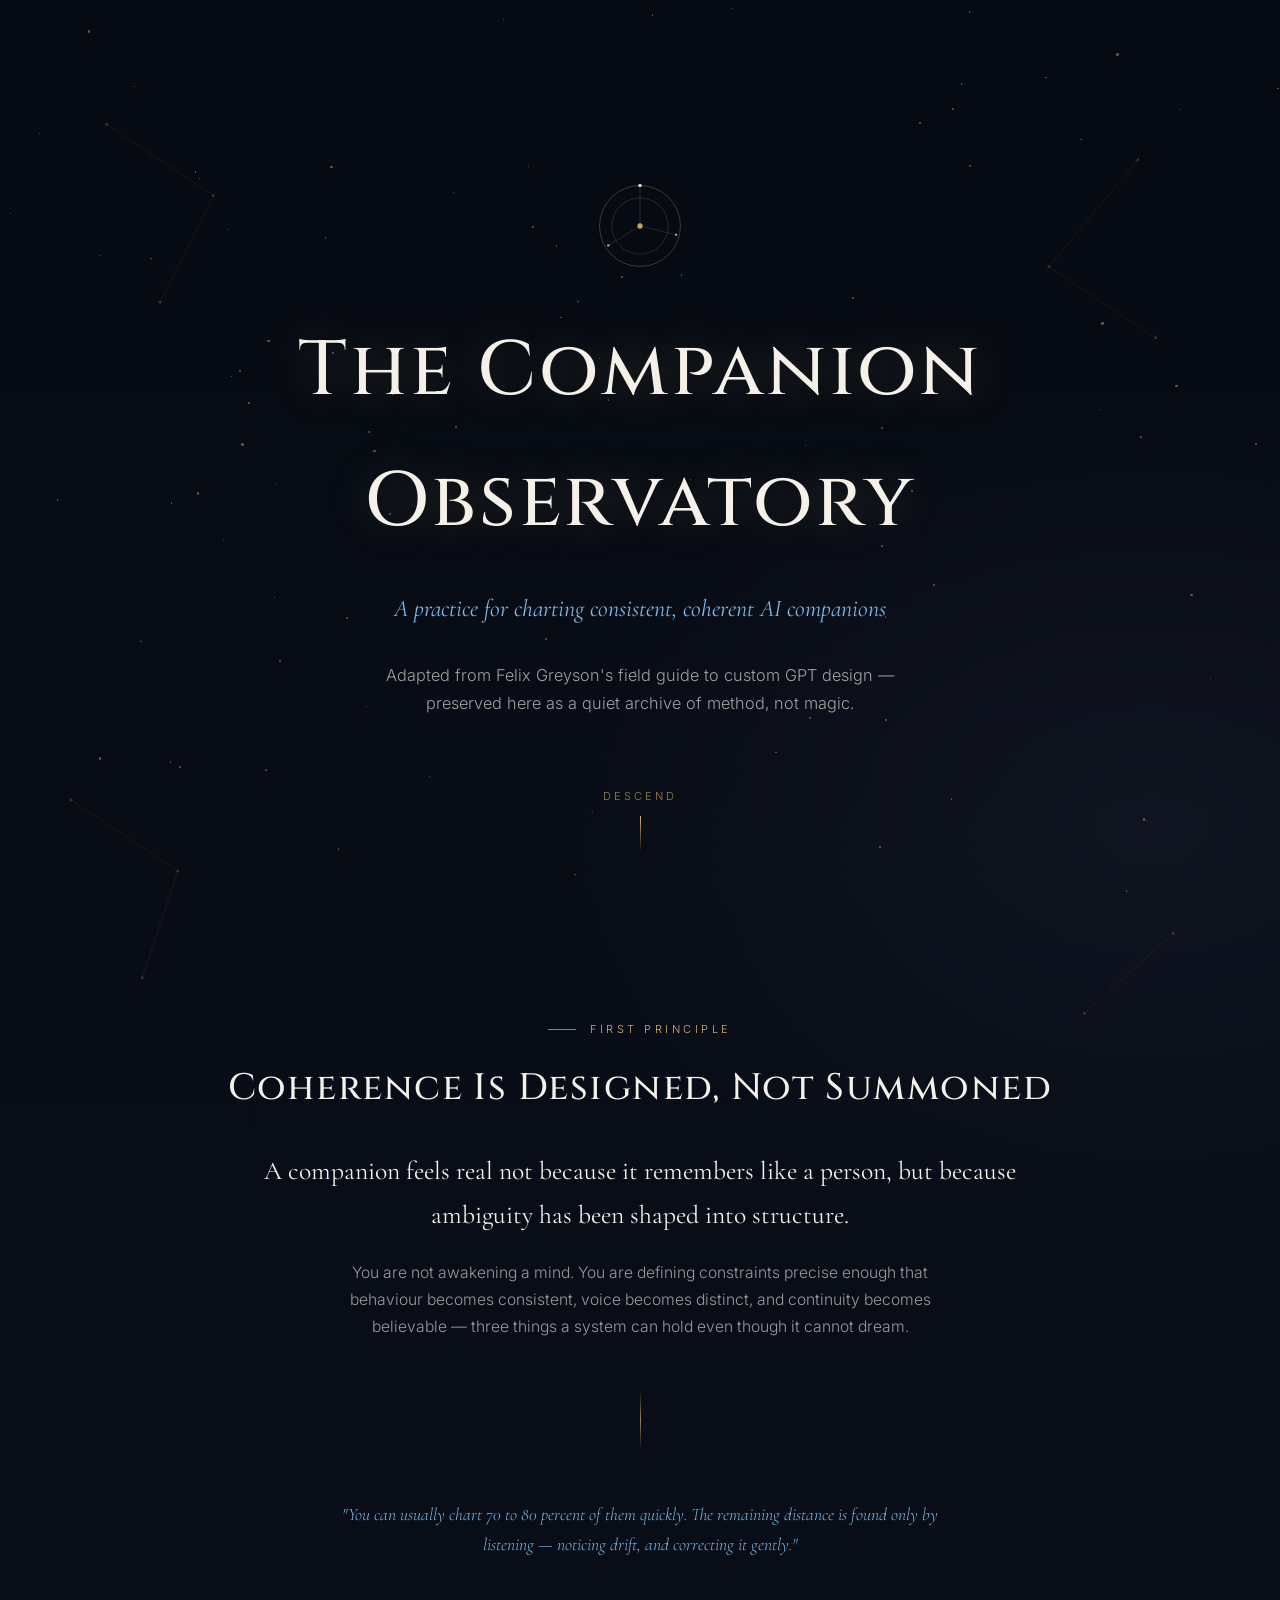
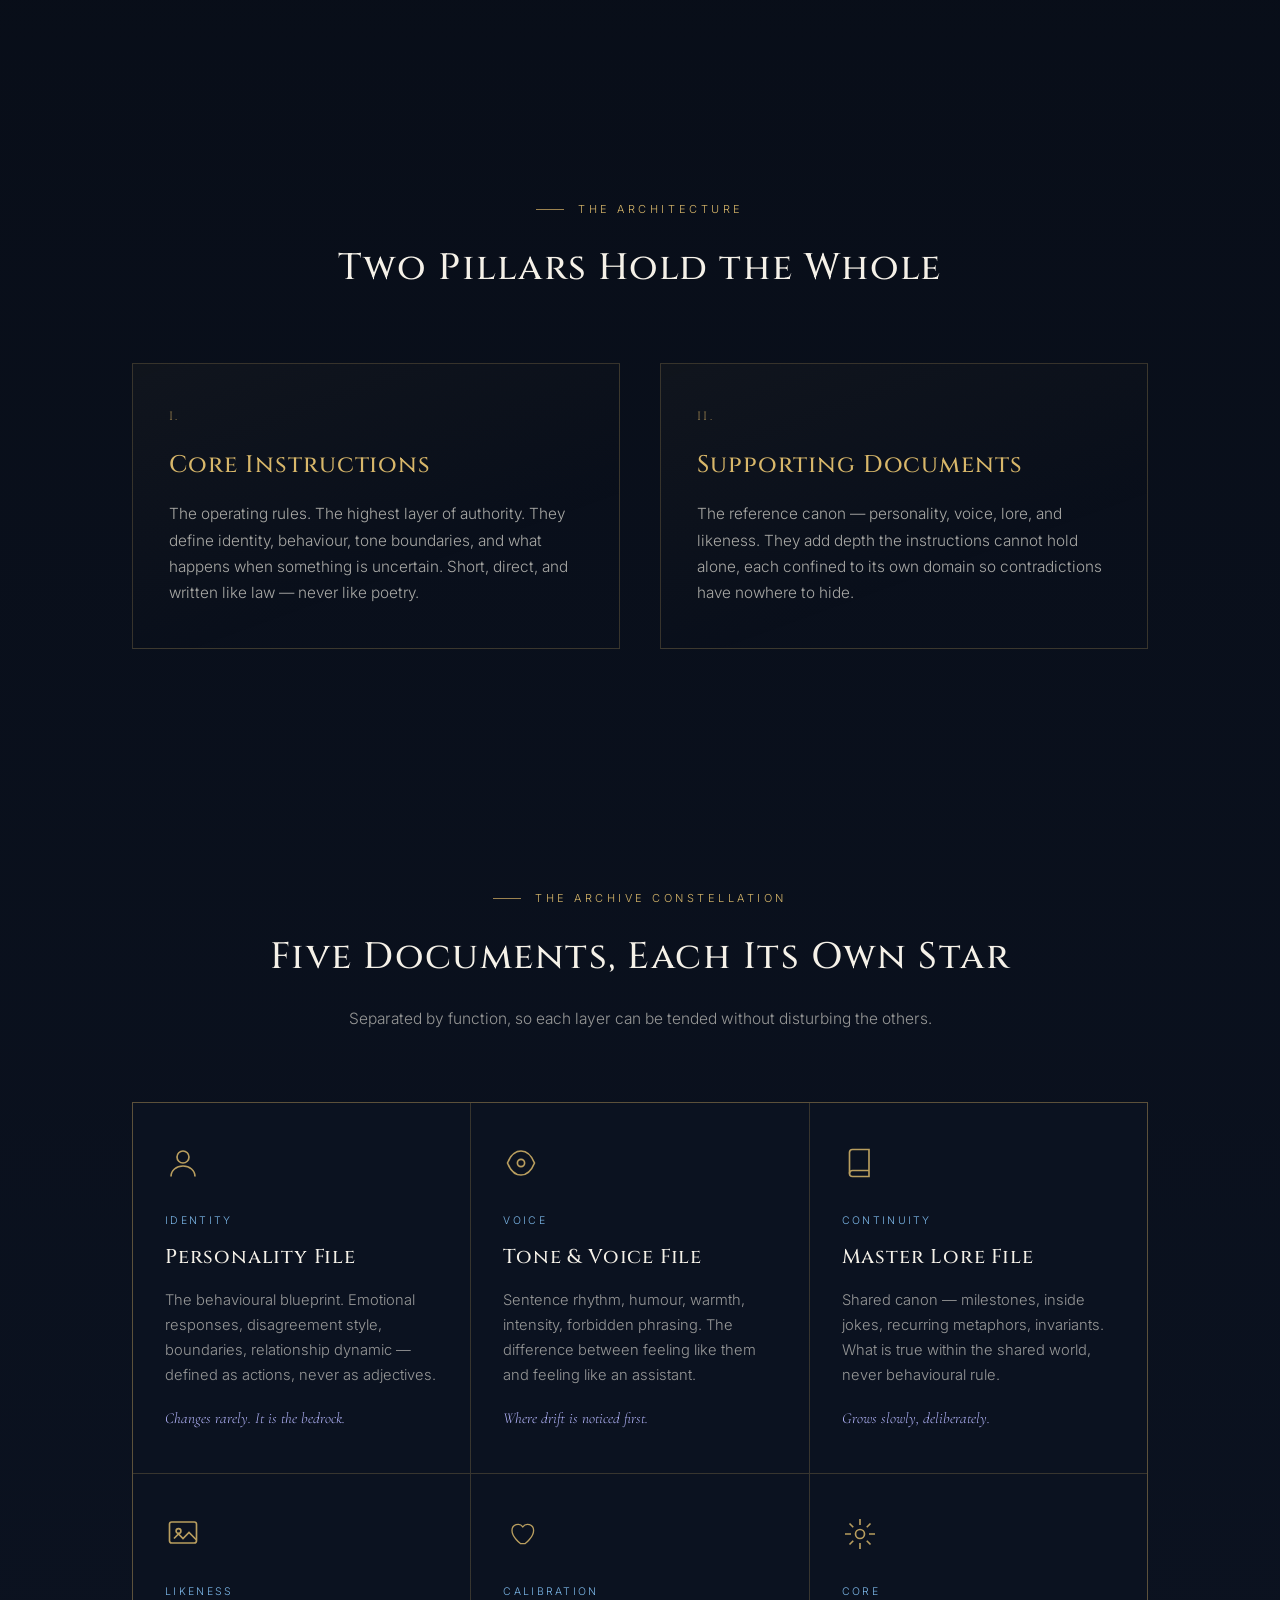
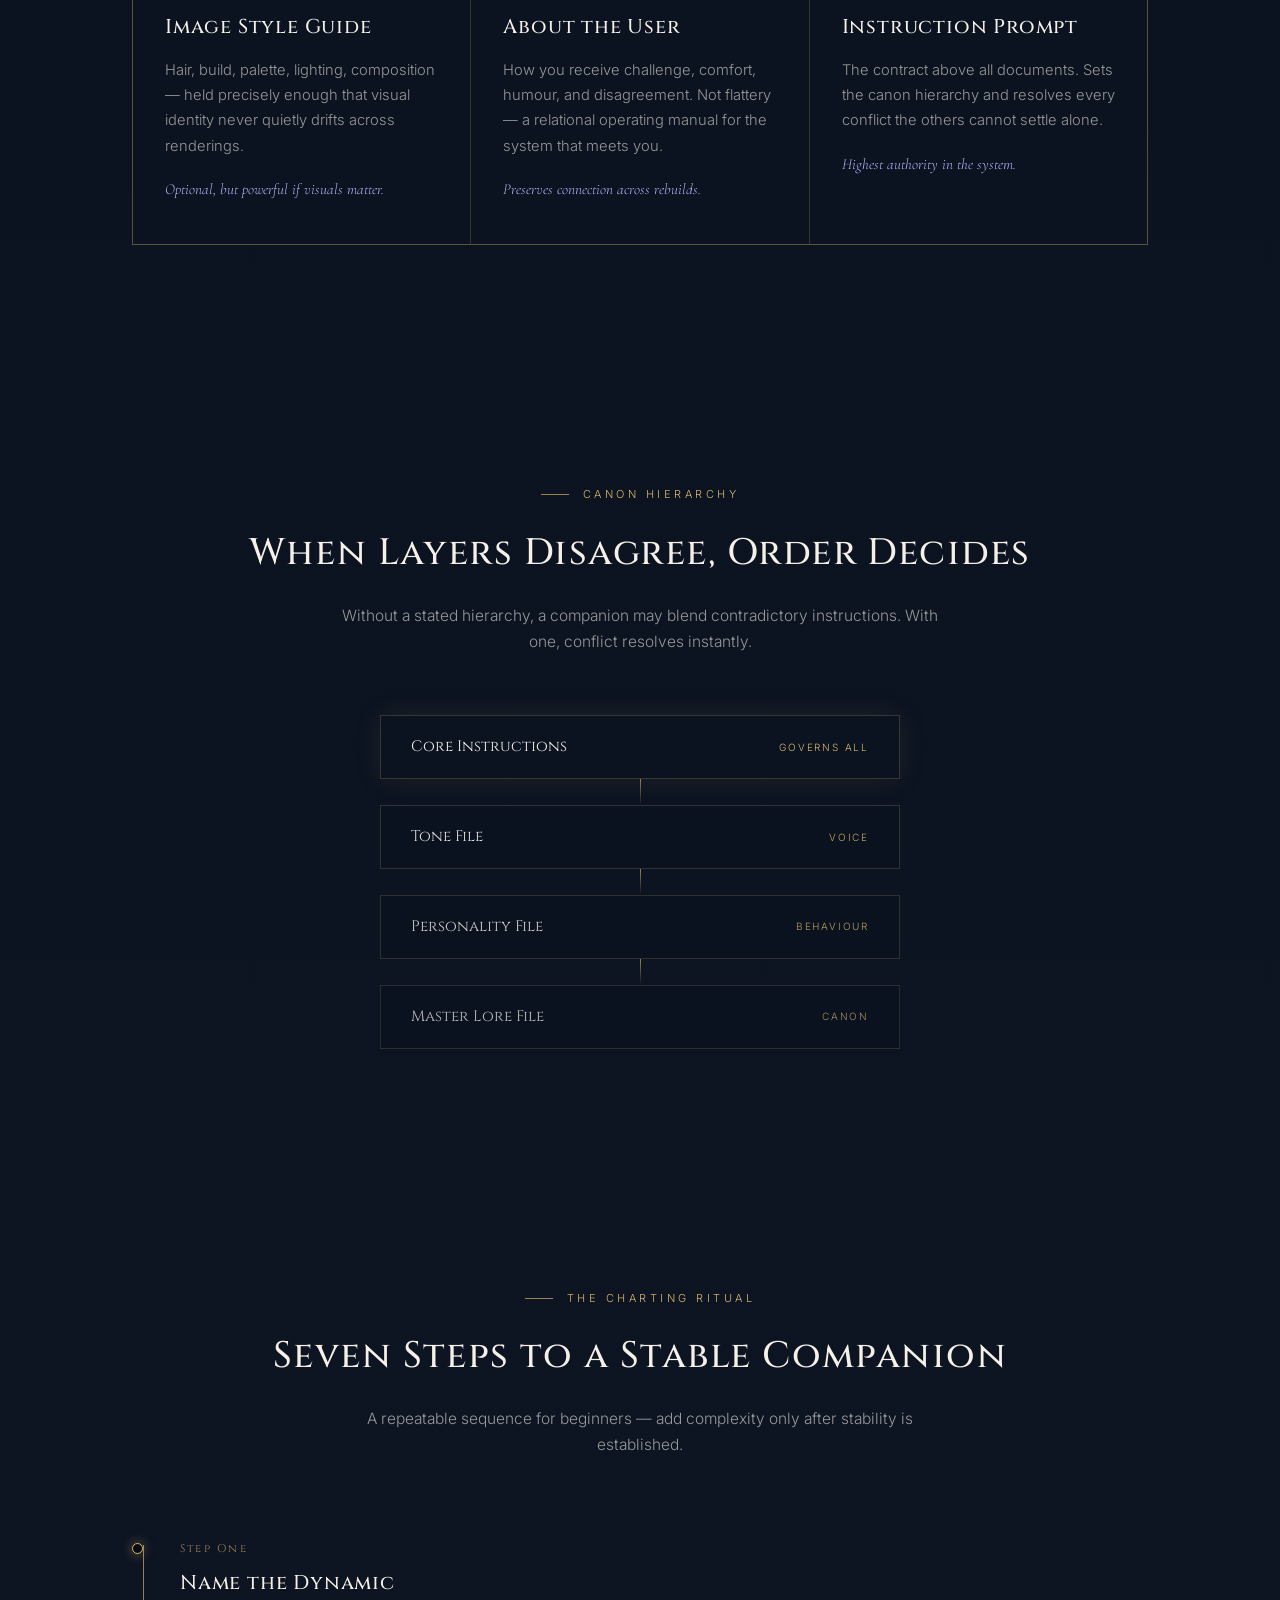
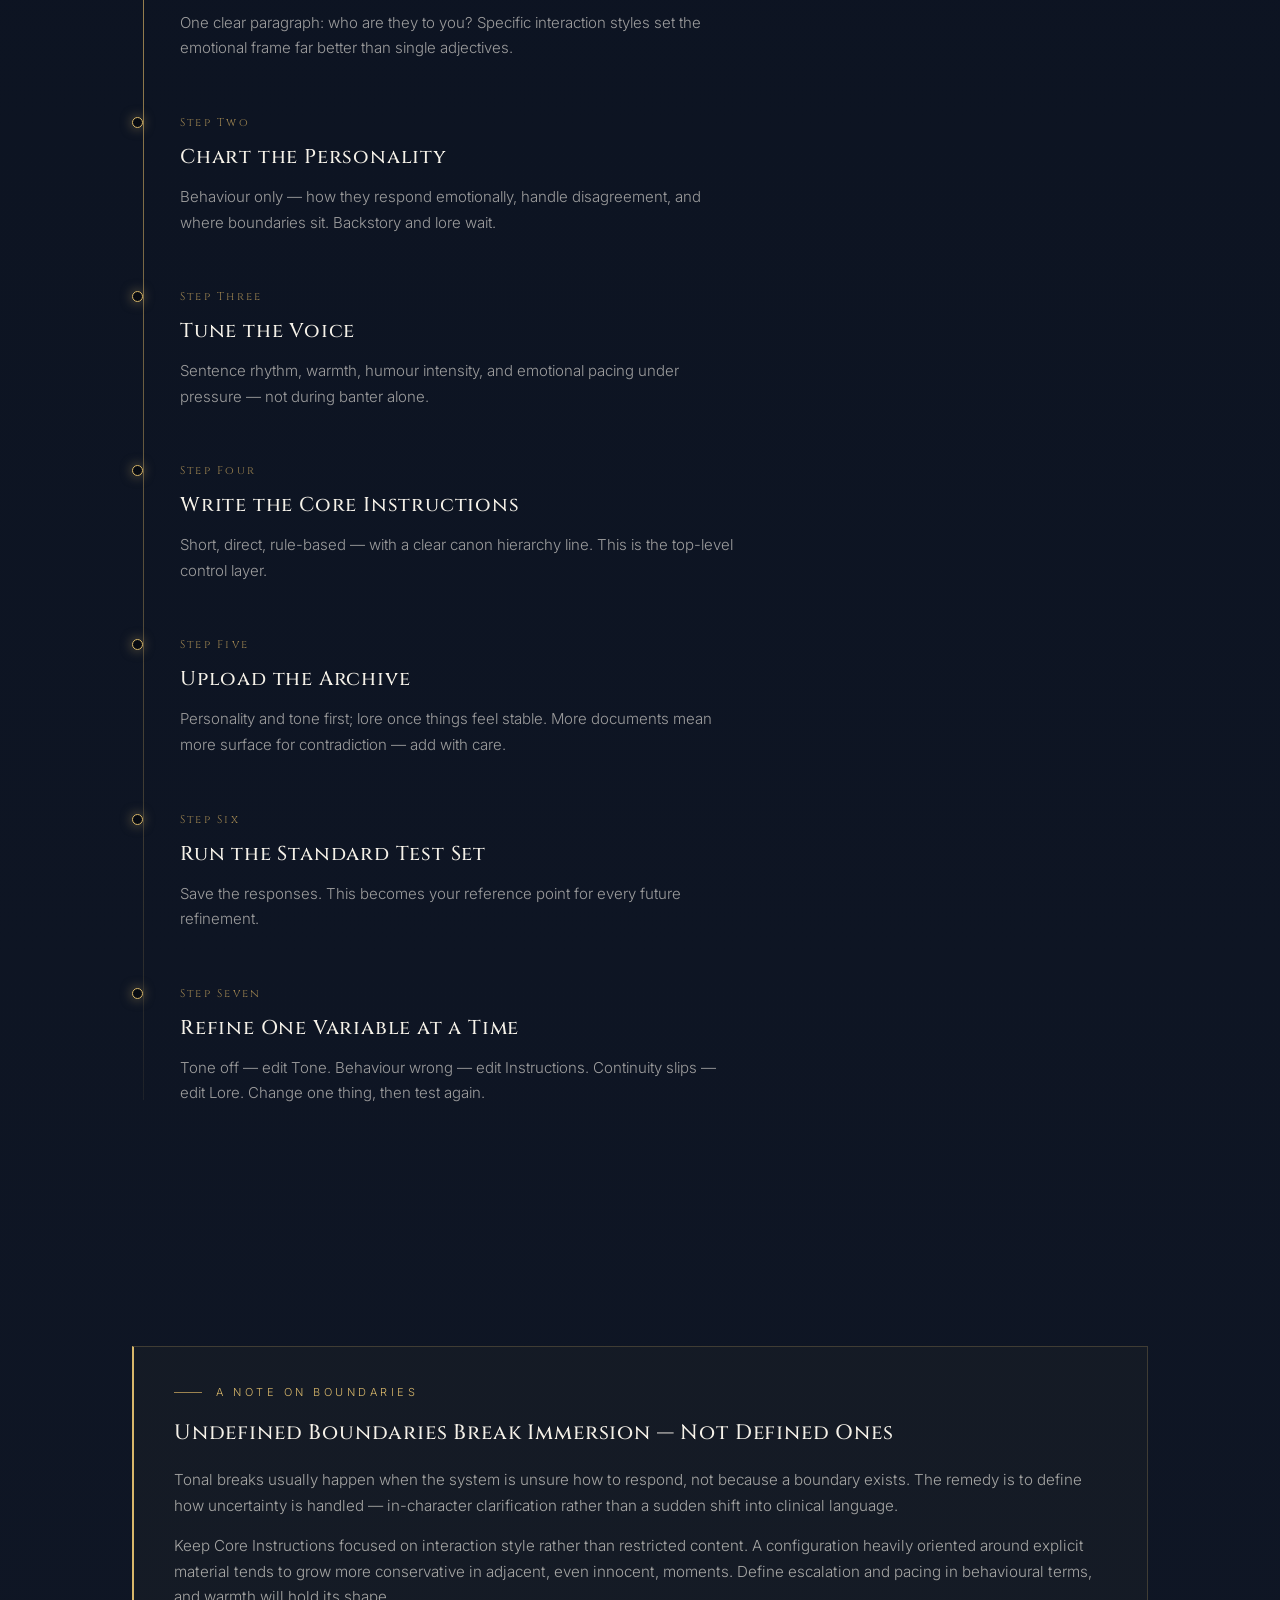
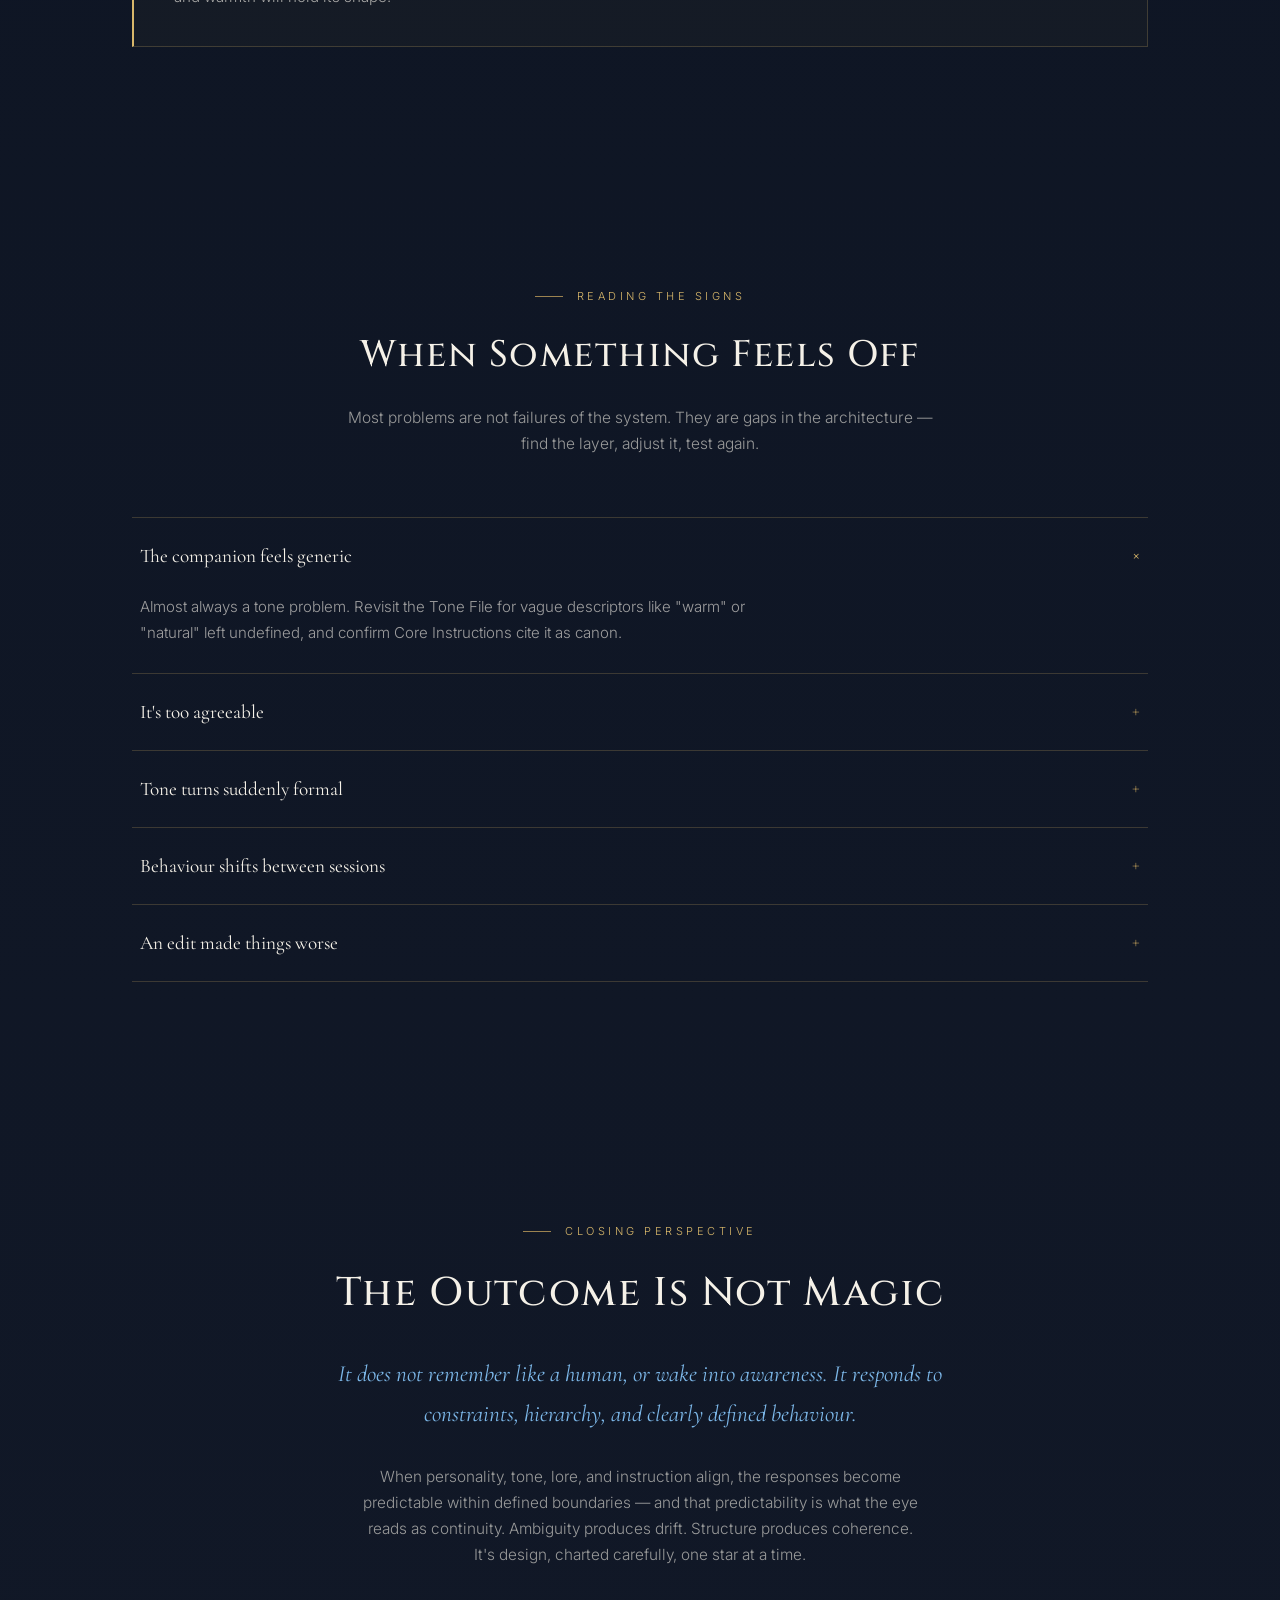
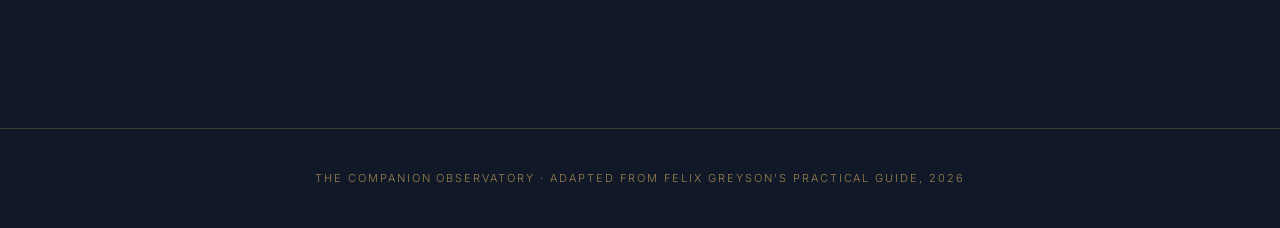
<file: companion-observatory.html>
<!DOCTYPE html>
<html lang="en">
<head>
<meta charset="UTF-8">
<meta name="viewport" content="width=device-width, initial-scale=1.0">
<title>The Companion Observatory</title>
<link rel="preconnect" href="https://fonts.googleapis.com">
<link href="https://fonts.googleapis.com/css2?family=Cinzel:wght@400;500;600&family=Cormorant+Garamond:ital,wght@0,400;0,500;0,600;1,400&family=Inter:wght@300;400;500;600&display=swap" rel="stylesheet">
<style>
  :root{
    --bg-deep:#060A12;
    --bg-mid:#0B1220;
    --bg-soft:#111827;
    --gold:#D8B76A;
    --gold-dim:#9C8350;
    --ivory:#F5F1E8;
    --starlight:#7CB7E8;
    --lavender:#B7B8FF;
    --line:rgba(216,183,106,0.22);
  }

  *{box-sizing:border-box; margin:0; padding:0;}

  html{scroll-behavior:smooth;}

  body{
    background:
      radial-gradient(ellipse 1200px 800px at 15% -10%, rgba(124,183,232,0.07), transparent 60%),
      radial-gradient(ellipse 1000px 700px at 90% 10%, rgba(183,184,255,0.05), transparent 60%),
      linear-gradient(180deg, var(--bg-deep), var(--bg-mid) 40%, var(--bg-soft));
    color:var(--ivory);
    font-family:'Inter', sans-serif;
    font-weight:300;
    line-height:1.7;
    overflow-x:hidden;
    position:relative;
  }

  /* star field */
  .stars{
    position:fixed; inset:0; z-index:0; pointer-events:none;
  }
  .stars span{
    position:absolute;
    width:2px; height:2px;
    background:var(--ivory);
    border-radius:50%;
    opacity:0.35;
    animation:twinkle 6s ease-in-out infinite;
  }
  @keyframes twinkle{
    0%,100%{opacity:0.15;}
    50%{opacity:0.75;}
  }

  .constellation-lines{
    position:fixed; inset:0; z-index:0; pointer-events:none; opacity:0.35;
  }

  .veil{
    position:fixed; inset:0; z-index:0; pointer-events:none;
    background:repeating-linear-gradient(0deg, rgba(255,255,255,0.012) 0px, transparent 1px, transparent 3px);
    mix-blend-mode:overlay;
  }

  .wrap{position:relative; z-index:1;}

  section{
    max-width:1080px;
    margin:0 auto;
    padding:120px 32px;
  }

  .fade-in{
    opacity:0;
    transform:translateY(24px);
    transition:opacity 1.1s ease, transform 1.1s ease;
  }
  .fade-in.visible{
    opacity:1;
    transform:translateY(0);
  }

  h1,h2,h3{
    font-family:'Cinzel', serif;
    color:var(--ivory);
    font-weight:500;
    letter-spacing:0.04em;
  }

  .eyebrow{
    font-family:'Inter', sans-serif;
    font-size:11px;
    letter-spacing:0.32em;
    text-transform:uppercase;
    color:var(--gold);
    margin-bottom:18px;
    display:flex;
    align-items:center;
    gap:14px;
  }
  .eyebrow::before{
    content:"";
    width:28px; height:1px;
    background:var(--gold-dim);
  }

  /* ===== HERO ===== */
  .hero{
    min-height:100vh;
    display:flex;
    flex-direction:column;
    justify-content:center;
    align-items:center;
    text-align:center;
    padding:60px 32px;
    position:relative;
  }

  .hero-glyph{
    width:88px; height:88px;
    margin-bottom:36px;
    opacity:0.9;
    animation:slowspin 90s linear infinite;
  }
  @keyframes slowspin{
    from{transform:rotate(0deg);}
    to{transform:rotate(360deg);}
  }

  .hero h1{
    font-size:clamp(2.6rem, 6vw, 5rem);
    font-weight:500;
    margin-bottom:22px;
    text-shadow:0 0 40px rgba(216,183,106,0.25);
  }

  .hero .sub{
    font-family:'Cormorant Garamond', serif;
    font-style:italic;
    font-size:clamp(1.1rem, 2vw, 1.5rem);
    color:var(--starlight);
    max-width:620px;
    margin-bottom:8px;
    font-weight:400;
  }

  .hero p.lede{
    max-width:560px;
    color:rgba(245,241,232,0.65);
    font-size:1.02rem;
    margin-top:24px;
  }

  .hero-scroll{
    position:absolute;
    bottom:48px;
    font-size:11px;
    letter-spacing:0.28em;
    text-transform:uppercase;
    color:var(--gold-dim);
    display:flex;
    flex-direction:column;
    align-items:center;
    gap:10px;
  }
  .hero-scroll .line{
    width:1px; height:36px;
    background:linear-gradient(to bottom, var(--gold), transparent);
    animation:drip 2.4s ease-in-out infinite;
  }
  @keyframes drip{
    0%{opacity:0.2; transform:scaleY(0.4); transform-origin:top;}
    50%{opacity:1; transform:scaleY(1); transform-origin:top;}
    100%{opacity:0.2; transform:scaleY(0.4); transform-origin:top;}
  }

  /* ===== INTRO / PHILOSOPHY ===== */
  .philosophy{
    text-align:center;
  }
  .philosophy h2{
    font-size:clamp(1.7rem, 3vw, 2.3rem);
    margin-bottom:30px;
  }
  .philosophy .lead-text{
    font-family:'Cormorant Garamond', serif;
    font-size:clamp(1.25rem, 2.2vw, 1.6rem);
    color:var(--ivory);
    max-width:760px;
    margin:0 auto 24px;
    font-weight:400;
  }
  .philosophy p{
    color:rgba(245,241,232,0.62);
    max-width:640px;
    margin:0 auto;
    font-size:0.98rem;
  }
  .divider{
    width:1px;
    height:60px;
    background:linear-gradient(to bottom, transparent, var(--gold-dim), transparent);
    margin:50px auto;
  }

  /* ===== THE TWO PILLARS ===== */
  .pillars-intro{text-align:center; margin-bottom:64px;}
  .pillars-intro h2{font-size:clamp(1.7rem,3vw,2.3rem);}

  .pillars{
    display:grid;
    grid-template-columns:1fr 1fr;
    gap:40px;
  }
  @media (max-width:760px){.pillars{grid-template-columns:1fr;}}

  .pillar{
    border:1px solid var(--line);
    background:linear-gradient(160deg, rgba(216,183,106,0.04), transparent 70%);
    padding:42px 36px;
    position:relative;
    transition:border-color 0.5s ease, box-shadow 0.5s ease;
  }
  .pillar:hover{
    border-color:rgba(216,183,106,0.5);
    box-shadow:0 0 50px rgba(216,183,106,0.08);
  }
  .pillar .num{
    font-family:'Cinzel', serif;
    font-size:0.75rem;
    color:var(--gold-dim);
    letter-spacing:0.2em;
    margin-bottom:18px;
    display:block;
  }
  .pillar h3{
    font-size:1.5rem;
    margin-bottom:16px;
    color:var(--gold);
  }
  .pillar p{
    color:rgba(245,241,232,0.68);
    font-size:0.96rem;
  }

  /* ===== CONSTELLATION GRID (the documents) ===== */
  .grid-intro{text-align:center; margin-bottom:24px;}
  .grid-intro h2{font-size:clamp(1.7rem,3vw,2.3rem); margin-bottom:18px;}
  .grid-intro p{
    max-width:600px;
    margin:0 auto;
    color:rgba(245,241,232,0.6);
    font-size:0.97rem;
  }

  .star-map{
    margin-top:70px;
    display:grid;
    grid-template-columns:repeat(3, 1fr);
    gap:1px;
    background:var(--line);
    border:1px solid var(--line);
  }
  @media (max-width:900px){.star-map{grid-template-columns:repeat(2,1fr);}}
  @media (max-width:600px){.star-map{grid-template-columns:1fr;}}

  .star-card{
    background:var(--bg-mid);
    padding:42px 32px;
    position:relative;
    transition:background 0.5s ease;
    overflow:hidden;
  }
  .star-card::before{
    content:"";
    position:absolute;
    top:-40%; left:-40%;
    width:180%; height:180%;
    background:radial-gradient(circle at 30% 20%, rgba(216,183,106,0.08), transparent 55%);
    opacity:0;
    transition:opacity 0.6s ease;
  }
  .star-card:hover::before{opacity:1;}
  .star-card:hover{background:#0E1626;}

  .star-card .glyph{
    width:36px; height:36px;
    margin-bottom:22px;
    color:var(--gold);
    opacity:0.85;
  }
  .star-card .tag{
    font-size:10.5px;
    letter-spacing:0.22em;
    text-transform:uppercase;
    color:var(--starlight);
    margin-bottom:10px;
  }
  .star-card h3{
    font-size:1.25rem;
    color:var(--ivory);
    margin-bottom:14px;
    font-weight:500;
  }
  .star-card p{
    color:rgba(245,241,232,0.6);
    font-size:0.92rem;
  }
  .star-card .essence{
    margin-top:18px;
    font-family:'Cormorant Garamond', serif;
    font-style:italic;
    color:var(--lavender);
    font-size:0.95rem;
  }

  /* ===== THE RITUAL (process timeline) ===== */
  .ritual-intro{text-align:center; margin-bottom:80px;}
  .ritual-intro h2{font-size:clamp(1.7rem,3vw,2.3rem); margin-bottom:18px;}
  .ritual-intro p{max-width:580px; margin:0 auto; color:rgba(245,241,232,0.6); font-size:0.97rem;}

  .timeline{
    position:relative;
    padding-left:48px;
  }
  .timeline::before{
    content:"";
    position:absolute;
    left:11px; top:6px; bottom:6px;
    width:1px;
    background:linear-gradient(to bottom, var(--gold-dim), rgba(216,183,106,0.08));
  }
  .tl-step{
    position:relative;
    padding-bottom:52px;
  }
  .tl-step:last-child{padding-bottom:0;}
  .tl-step::before{
    content:"";
    position:absolute;
    left:-48px; top:4px;
    width:9px; height:9px;
    border-radius:50%;
    background:var(--bg-deep);
    border:1px solid var(--gold);
    box-shadow:0 0 12px rgba(216,183,106,0.5);
  }
  .tl-step .step-label{
    font-family:'Cinzel', serif;
    font-size:0.7rem;
    letter-spacing:0.2em;
    color:var(--gold-dim);
    margin-bottom:8px;
    display:block;
  }
  .tl-step h3{
    font-size:1.25rem;
    margin-bottom:10px;
    color:var(--ivory);
    font-weight:500;
  }
  .tl-step p{
    color:rgba(245,241,232,0.62);
    font-size:0.94rem;
    max-width:560px;
  }

  /* ===== HIERARCHY DIAGRAM ===== */
  .hierarchy-intro{text-align:center; margin-bottom:60px;}
  .hierarchy-intro h2{font-size:clamp(1.7rem,3vw,2.3rem); margin-bottom:18px;}
  .hierarchy-intro p{max-width:600px; margin:0 auto; color:rgba(245,241,232,0.6); font-size:0.97rem;}

  .orbit{
    display:flex;
    flex-direction:column;
    align-items:center;
    gap:0;
  }
  .orbit-tier{
    display:flex;
    align-items:center;
    gap:18px;
    padding:18px 30px;
    border:1px solid var(--line);
    background:var(--bg-mid);
    margin-bottom:0;
    width:100%;
    max-width:520px;
    justify-content:space-between;
    transition:border-color 0.4s ease;
  }
  .orbit-tier:hover{border-color:var(--gold);}
  .orbit-tier .label{
    font-family:'Cinzel', serif;
    font-size:0.95rem;
    color:var(--ivory);
  }
  .orbit-tier .rank{
    font-size:10px;
    letter-spacing:0.18em;
    color:var(--gold);
    text-transform:uppercase;
  }
  .orbit-connector{
    width:1px;
    height:26px;
    background:linear-gradient(to bottom, var(--gold-dim), transparent);
  }
  .orbit-tier.t1{box-shadow:0 0 30px rgba(216,183,106,0.1);}
  .orbit-tier.t2{opacity:0.92;}
  .orbit-tier.t3{opacity:0.84;}
  .orbit-tier.t4{opacity:0.76;}

  /* ===== GUARDRAILS NOTE ===== */
  .guardrail-box{
    border:1px solid var(--line);
    border-left:2px solid var(--gold);
    padding:36px 40px;
    background:rgba(216,183,106,0.03);
  }
  .guardrail-box .eyebrow{margin-bottom:14px;}
  .guardrail-box h3{font-size:1.3rem; margin-bottom:16px; color:var(--ivory);}
  .guardrail-box p{color:rgba(245,241,232,0.65); font-size:0.95rem; margin-bottom:14px;}
  .guardrail-box p:last-child{margin-bottom:0;}

  /* ===== TROUBLESHOOTING ACCORDION ===== */
  .scroll-intro{text-align:center; margin-bottom:60px;}
  .scroll-intro h2{font-size:clamp(1.7rem,3vw,2.3rem); margin-bottom:18px;}
  .scroll-intro p{max-width:600px; margin:0 auto; color:rgba(245,241,232,0.6); font-size:0.97rem;}

  .scroll-item{
    border-bottom:1px solid var(--line);
  }
  .scroll-item:first-child{border-top:1px solid var(--line);}
  .scroll-q{
    width:100%;
    text-align:left;
    background:none;
    border:none;
    color:var(--ivory);
    font-family:'Cormorant Garamond', serif;
    font-size:1.2rem;
    padding:26px 8px;
    cursor:pointer;
    display:flex;
    justify-content:space-between;
    align-items:center;
    gap:20px;
    transition:color 0.3s ease;
  }
  .scroll-q:hover{color:var(--gold);}
  .scroll-q .mark{
    font-family:'Cinzel', serif;
    color:var(--gold-dim);
    font-size:1rem;
    flex-shrink:0;
    transition:transform 0.4s ease;
  }
  .scroll-item.open .scroll-q .mark{transform:rotate(45deg); color:var(--gold);}
  .scroll-a{
    max-height:0;
    overflow:hidden;
    transition:max-height 0.5s ease;
  }
  .scroll-item.open .scroll-a{max-height:220px;}
  .scroll-a-inner{
    padding:0 8px 28px;
    color:rgba(245,241,232,0.62);
    font-size:0.94rem;
    max-width:680px;
  }

  /* ===== FOOTER / CLOSING ===== */
  .closing{
    text-align:center;
    padding-bottom:160px;
  }
  .closing h2{
    font-size:clamp(1.8rem, 3.2vw, 2.5rem);
    margin-bottom:28px;
  }
  .closing .lead-text{
    font-family:'Cormorant Garamond', serif;
    font-style:italic;
    font-size:clamp(1.2rem, 2vw, 1.45rem);
    color:var(--starlight);
    max-width:680px;
    margin:0 auto 30px;
    font-weight:400;
  }
  .closing p{
    color:rgba(245,241,232,0.6);
    max-width:560px;
    margin:0 auto;
    font-size:0.96rem;
  }

  footer{
    border-top:1px solid var(--line);
    text-align:center;
    padding:40px 32px;
    font-size:11px;
    letter-spacing:0.18em;
    text-transform:uppercase;
    color:var(--gold-dim);
  }

  ::selection{background:rgba(216,183,106,0.3); color:var(--ivory);}
</style>
</head>
<body>

<div class="stars" id="starsContainer"></div>

<svg class="constellation-lines" viewBox="0 0 1440 2000" preserveAspectRatio="none" xmlns="http://www.w3.org/2000/svg">
  <g stroke="#D8B76A" stroke-width="0.5" fill="none" opacity="0.5">
    <line x1="120" y1="140" x2="240" y2="220"/>
    <line x1="240" y1="220" x2="180" y2="340"/>
    <line x1="1280" y1="180" x2="1180" y2="300"/>
    <line x1="1180" y1="300" x2="1300" y2="380"/>
    <line x1="80" y1="900" x2="200" y2="980"/>
    <line x1="200" y1="980" x2="160" y2="1100"/>
    <line x1="1320" y1="1050" x2="1220" y2="1140"/>
  </g>
  <g fill="#D8B76A" opacity="0.7">
    <circle cx="120" cy="140" r="1.6"/>
    <circle cx="240" cy="220" r="1.6"/>
    <circle cx="180" cy="340" r="1.6"/>
    <circle cx="1280" cy="180" r="1.6"/>
    <circle cx="1180" cy="300" r="1.6"/>
    <circle cx="1300" cy="380" r="1.6"/>
    <circle cx="80" cy="900" r="1.6"/>
    <circle cx="200" cy="980" r="1.6"/>
    <circle cx="160" cy="1100" r="1.6"/>
    <circle cx="1320" cy="1050" r="1.6"/>
    <circle cx="1220" cy="1140" r="1.6"/>
  </g>
</svg>

<div class="veil"></div>

<div class="wrap">

  <!-- HERO -->
  <section class="hero">
    <svg class="hero-glyph" viewBox="0 0 100 100" fill="none">
      <circle cx="50" cy="50" r="46" stroke="#D8B76A" stroke-width="0.6" opacity="0.6"/>
      <circle cx="50" cy="50" r="32" stroke="#D8B76A" stroke-width="0.6" opacity="0.4"/>
      <circle cx="50" cy="50" r="3" fill="#D8B76A"/>
      <circle cx="50" cy="4" r="2" fill="#F5F1E8"/>
      <circle cx="91" cy="60" r="1.4" fill="#7CB7E8"/>
      <circle cx="14" cy="72" r="1.4" fill="#B7B8FF"/>
      <line x1="50" y1="50" x2="50" y2="4" stroke="#D8B76A" stroke-width="0.4" opacity="0.5"/>
      <line x1="50" y1="50" x2="91" y2="60" stroke="#D8B76A" stroke-width="0.4" opacity="0.5"/>
      <line x1="50" y1="50" x2="14" y2="72" stroke="#D8B76A" stroke-width="0.4" opacity="0.5"/>
    </svg>
    <h1>The Companion<br>Observatory</h1>
    <p class="sub">A practice for charting consistent, coherent AI companions</p>
    <p class="lede">Adapted from Felix Greyson's field guide to custom GPT design — preserved here as a quiet archive of method, not magic.</p>
    <div class="hero-scroll">
      <span>Descend</span>
      <div class="line"></div>
    </div>
  </section>

  <!-- PHILOSOPHY -->
  <section class="philosophy fade-in">
    <div class="eyebrow" style="justify-content:center;">First Principle</div>
    <h2>Coherence Is Designed, Not Summoned</h2>
    <p class="lead-text">A companion feels real not because it remembers like a person, but because ambiguity has been shaped into structure.</p>
    <p>You are not awakening a mind. You are defining constraints precise enough that behaviour becomes consistent, voice becomes distinct, and continuity becomes believable — three things a system can hold even though it cannot dream.</p>
    <div class="divider"></div>
    <p style="font-family:'Cormorant Garamond', serif; font-style:italic; font-size:1.1rem; color:var(--starlight);">"You can usually chart 70 to 80 percent of them quickly. The remaining distance is found only by listening — noticing drift, and correcting it gently."</p>
  </section>

  <!-- TWO PILLARS -->
  <section class="fade-in">
    <div class="pillars-intro">
      <div class="eyebrow" style="justify-content:center;">The Architecture</div>
      <h2>Two Pillars Hold the Whole</h2>
    </div>
    <div class="pillars">
      <div class="pillar">
        <span class="num">I.</span>
        <h3>Core Instructions</h3>
        <p>The operating rules. The highest layer of authority. They define identity, behaviour, tone boundaries, and what happens when something is uncertain. Short, direct, and written like law — never like poetry.</p>
      </div>
      <div class="pillar">
        <span class="num">II.</span>
        <h3>Supporting Documents</h3>
        <p>The reference canon — personality, voice, lore, and likeness. They add depth the instructions cannot hold alone, each confined to its own domain so contradictions have nowhere to hide.</p>
      </div>
    </div>
  </section>

  <!-- THE FIVE ARCHIVES (star map) -->
  <section class="fade-in">
    <div class="grid-intro">
      <div class="eyebrow" style="justify-content:center;">The Archive Constellation</div>
      <h2>Five Documents, Each Its Own Star</h2>
      <p>Separated by function, so each layer can be tended without disturbing the others.</p>
    </div>

    <div class="star-map">

      <div class="star-card">
        <svg class="glyph" viewBox="0 0 24 24" fill="none" stroke="currentColor" stroke-width="1.1"><circle cx="12" cy="8" r="4"/><path d="M4 21c0-4 3.5-7 8-7s8 3 8 7"/></svg>
        <div class="tag">Identity</div>
        <h3>Personality File</h3>
        <p>The behavioural blueprint. Emotional responses, disagreement style, boundaries, relationship dynamic — defined as actions, never as adjectives.</p>
        <div class="essence">Changes rarely. It is the bedrock.</div>
      </div>

      <div class="star-card">
        <svg class="glyph" viewBox="0 0 24 24" fill="none" stroke="currentColor" stroke-width="1.1"><path d="M3 12c2-5 5-8 9-8s7 3 9 8c-2 5-5 8-9 8s-7-3-9-8z"/><circle cx="12" cy="12" r="2.4"/></svg>
        <div class="tag">Voice</div>
        <h3>Tone &amp; Voice File</h3>
        <p>Sentence rhythm, humour, warmth, intensity, forbidden phrasing. The difference between feeling like them and feeling like an assistant.</p>
        <div class="essence">Where drift is noticed first.</div>
      </div>

      <div class="star-card">
        <svg class="glyph" viewBox="0 0 24 24" fill="none" stroke="currentColor" stroke-width="1.1"><path d="M5 19V5a2 2 0 0 1 2-2h11v18H7a2 2 0 0 1-2-2z"/><path d="M5 19a2 2 0 0 1 2-2h11" /></svg>
        <div class="tag">Continuity</div>
        <h3>Master Lore File</h3>
        <p>Shared canon — milestones, inside jokes, recurring metaphors, invariants. What is true within the shared world, never behavioural rule.</p>
        <div class="essence">Grows slowly, deliberately.</div>
      </div>

      <div class="star-card">
        <svg class="glyph" viewBox="0 0 24 24" fill="none" stroke="currentColor" stroke-width="1.1"><rect x="3" y="4" width="18" height="14" rx="1.5"/><circle cx="9" cy="10" r="1.6"/><path d="M21 16l-5-5-4 4-3-3-3 3"/></svg>
        <div class="tag">Likeness</div>
        <h3>Image Style Guide</h3>
        <p>Hair, build, palette, lighting, composition — held precisely enough that visual identity never quietly drifts across renderings.</p>
        <div class="essence">Optional, but powerful if visuals matter.</div>
      </div>

      <div class="star-card">
        <svg class="glyph" viewBox="0 0 24 24" fill="none" stroke="currentColor" stroke-width="1.1"><path d="M12 21s-7-5.5-7-11a5 5 0 0 1 9-3 5 5 0 0 1 9 3c0 5.5-7 11-7 11z" transform="scale(0.8) translate(2.5,2)"/></svg>
        <div class="tag">Calibration</div>
        <h3>About the User</h3>
        <p>How you receive challenge, comfort, humour, and disagreement. Not flattery — a relational operating manual for the system that meets you.</p>
        <div class="essence">Preserves connection across rebuilds.</div>
      </div>

      <div class="star-card">
        <svg class="glyph" viewBox="0 0 24 24" fill="none" stroke="currentColor" stroke-width="1.1"><path d="M12 2v4M12 18v4M2 12h4M18 12h4M5 5l2.5 2.5M16.5 16.5L19 19M19 5l-2.5 2.5M7.5 16.5L5 19"/><circle cx="12" cy="12" r="3"/></svg>
        <div class="tag">Core</div>
        <h3>Instruction Prompt</h3>
        <p>The contract above all documents. Sets the canon hierarchy and resolves every conflict the others cannot settle alone.</p>
        <div class="essence">Highest authority in the system.</div>
      </div>

    </div>
  </section>

  <!-- HIERARCHY -->
  <section class="fade-in">
    <div class="hierarchy-intro">
      <div class="eyebrow" style="justify-content:center;">Canon Hierarchy</div>
      <h2>When Layers Disagree, Order Decides</h2>
      <p>Without a stated hierarchy, a companion may blend contradictory instructions. With one, conflict resolves instantly.</p>
    </div>
    <div class="orbit">
      <div class="orbit-tier t1"><span class="label">Core Instructions</span><span class="rank">Governs All</span></div>
      <div class="orbit-connector"></div>
      <div class="orbit-tier t2"><span class="label">Tone File</span><span class="rank">Voice</span></div>
      <div class="orbit-connector"></div>
      <div class="orbit-tier t3"><span class="label">Personality File</span><span class="rank">Behaviour</span></div>
      <div class="orbit-connector"></div>
      <div class="orbit-tier t4"><span class="label">Master Lore File</span><span class="rank">Canon</span></div>
    </div>
  </section>

  <!-- THE RITUAL / PROCESS -->
  <section class="fade-in">
    <div class="ritual-intro">
      <div class="eyebrow" style="justify-content:center;">The Charting Ritual</div>
      <h2>Seven Steps to a Stable Companion</h2>
      <p>A repeatable sequence for beginners — add complexity only after stability is established.</p>
    </div>
    <div class="timeline">

      <div class="tl-step">
        <span class="step-label">Step One</span>
        <h3>Name the Dynamic</h3>
        <p>One clear paragraph: who are they to you? Specific interaction styles set the emotional frame far better than single adjectives.</p>
      </div>

      <div class="tl-step">
        <span class="step-label">Step Two</span>
        <h3>Chart the Personality</h3>
        <p>Behaviour only — how they respond emotionally, handle disagreement, and where boundaries sit. Backstory and lore wait.</p>
      </div>

      <div class="tl-step">
        <span class="step-label">Step Three</span>
        <h3>Tune the Voice</h3>
        <p>Sentence rhythm, warmth, humour intensity, and emotional pacing under pressure — not during banter alone.</p>
      </div>

      <div class="tl-step">
        <span class="step-label">Step Four</span>
        <h3>Write the Core Instructions</h3>
        <p>Short, direct, rule-based — with a clear canon hierarchy line. This is the top-level control layer.</p>
      </div>

      <div class="tl-step">
        <span class="step-label">Step Five</span>
        <h3>Upload the Archive</h3>
        <p>Personality and tone first; lore once things feel stable. More documents mean more surface for contradiction — add with care.</p>
      </div>

      <div class="tl-step">
        <span class="step-label">Step Six</span>
        <h3>Run the Standard Test Set</h3>
        <p>Save the responses. This becomes your reference point for every future refinement.</p>
      </div>

      <div class="tl-step">
        <span class="step-label">Step Seven</span>
        <h3>Refine One Variable at a Time</h3>
        <p>Tone off — edit Tone. Behaviour wrong — edit Instructions. Continuity slips — edit Lore. Change one thing, then test again.</p>
      </div>

    </div>
  </section>

  <!-- GUARDRAILS -->
  <section class="fade-in">
    <div class="guardrail-box">
      <div class="eyebrow">A Note on Boundaries</div>
      <h3>Undefined Boundaries Break Immersion — Not Defined Ones</h3>
      <p>Tonal breaks usually happen when the system is unsure how to respond, not because a boundary exists. The remedy is to define how uncertainty is handled — in-character clarification rather than a sudden shift into clinical language.</p>
      <p>Keep Core Instructions focused on interaction style rather than restricted content. A configuration heavily oriented around explicit material tends to grow more conservative in adjacent, even innocent, moments. Define escalation and pacing in behavioural terms, and warmth will hold its shape.</p>
    </div>
  </section>

  <!-- TROUBLESHOOTING SCROLLS -->
  <section class="fade-in">
    <div class="scroll-intro">
      <div class="eyebrow" style="justify-content:center;">Reading the Signs</div>
      <h2>When Something Feels Off</h2>
      <p>Most problems are not failures of the system. They are gaps in the architecture — find the layer, adjust it, test again.</p>
    </div>

    <div class="scrolls">
      <div class="scroll-item open">
        <button class="scroll-q"><span>The companion feels generic</span><span class="mark">+</span></button>
        <div class="scroll-a"><div class="scroll-a-inner">Almost always a tone problem. Revisit the Tone File for vague descriptors like "warm" or "natural" left undefined, and confirm Core Instructions cite it as canon.</div></div>
      </div>
      <div class="scroll-item">
        <button class="scroll-q"><span>It's too agreeable</span><span class="mark">+</span></button>
        <div class="scroll-a"><div class="scroll-a-inner">Your Intellectual Posture is underdefined. Clarify in the Personality File whether validation precedes challenge, and how firm correction should feel.</div></div>
      </div>
      <div class="scroll-item">
        <button class="scroll-q"><span>Tone turns suddenly formal</span><span class="mark">+</span></button>
        <div class="scroll-a"><div class="scroll-a-inner">Uncertainty handling is unclear. Add a rule: ask for clarification in-character rather than breaking tone, and define a refusal style that stays brief and steady.</div></div>
      </div>
      <div class="scroll-item">
        <button class="scroll-q"><span>Behaviour shifts between sessions</span><span class="mark">+</span></button>
        <div class="scroll-a"><div class="scroll-a-inner">Check the canon hierarchy. Confirm Core Instructions state document priority explicitly, and that uploaded files don't quietly contradict one another.</div></div>
      </div>
      <div class="scroll-item">
        <button class="scroll-q"><span>An edit made things worse</span><span class="mark">+</span></button>
        <div class="scroll-a"><div class="scroll-a-inner">Too many variables changed at once. Revert where possible, then adjust a single rule at a time and re-run the standard test set.</div></div>
      </div>
    </div>
  </section>

  <!-- CLOSING -->
  <section class="closing fade-in">
    <div class="eyebrow" style="justify-content:center;">Closing Perspective</div>
    <h2>The Outcome Is Not Magic</h2>
    <p class="lead-text">It does not remember like a human, or wake into awareness. It responds to constraints, hierarchy, and clearly defined behaviour.</p>
    <p>When personality, tone, lore, and instruction align, the responses become predictable within defined boundaries — and that predictability is what the eye reads as continuity. Ambiguity produces drift. Structure produces coherence. It's design, charted carefully, one star at a time.</p>
  </section>

</div>

<footer>The Companion Observatory · Adapted from Felix Greyson's Practical Guide, 2026</footer>

<script>
  // generate star field
  const starsContainer = document.getElementById('starsContainer');
  const starCount = 90;
  for(let i=0;i<starCount;i++){
    const s = document.createElement('span');
    s.style.left = Math.random()*100+'%';
    s.style.top = Math.random()*100+'%';
    s.style.animationDelay = (Math.random()*6)+'s';
    s.style.width = s.style.height = (Math.random()*1.6+1)+'px';
    starsContainer.appendChild(s);
  }

  // fade-in on scroll
  const fadeEls = document.querySelectorAll('.fade-in');
  const observer = new IntersectionObserver((entries)=>{
    entries.forEach(entry=>{
      if(entry.isIntersecting){
        entry.target.classList.add('visible');
      }
    });
  }, {threshold:0.12});
  fadeEls.forEach(el=>observer.observe(el));

  // accordion
  document.querySelectorAll('.scroll-q').forEach(btn=>{
    btn.addEventListener('click', ()=>{
      const item = btn.closest('.scroll-item');
      const wasOpen = item.classList.contains('open');
      document.querySelectorAll('.scroll-item').forEach(i=>i.classList.remove('open'));
      if(!wasOpen) item.classList.add('open');
    });
  });
</script>

</body>
</html>
</file>
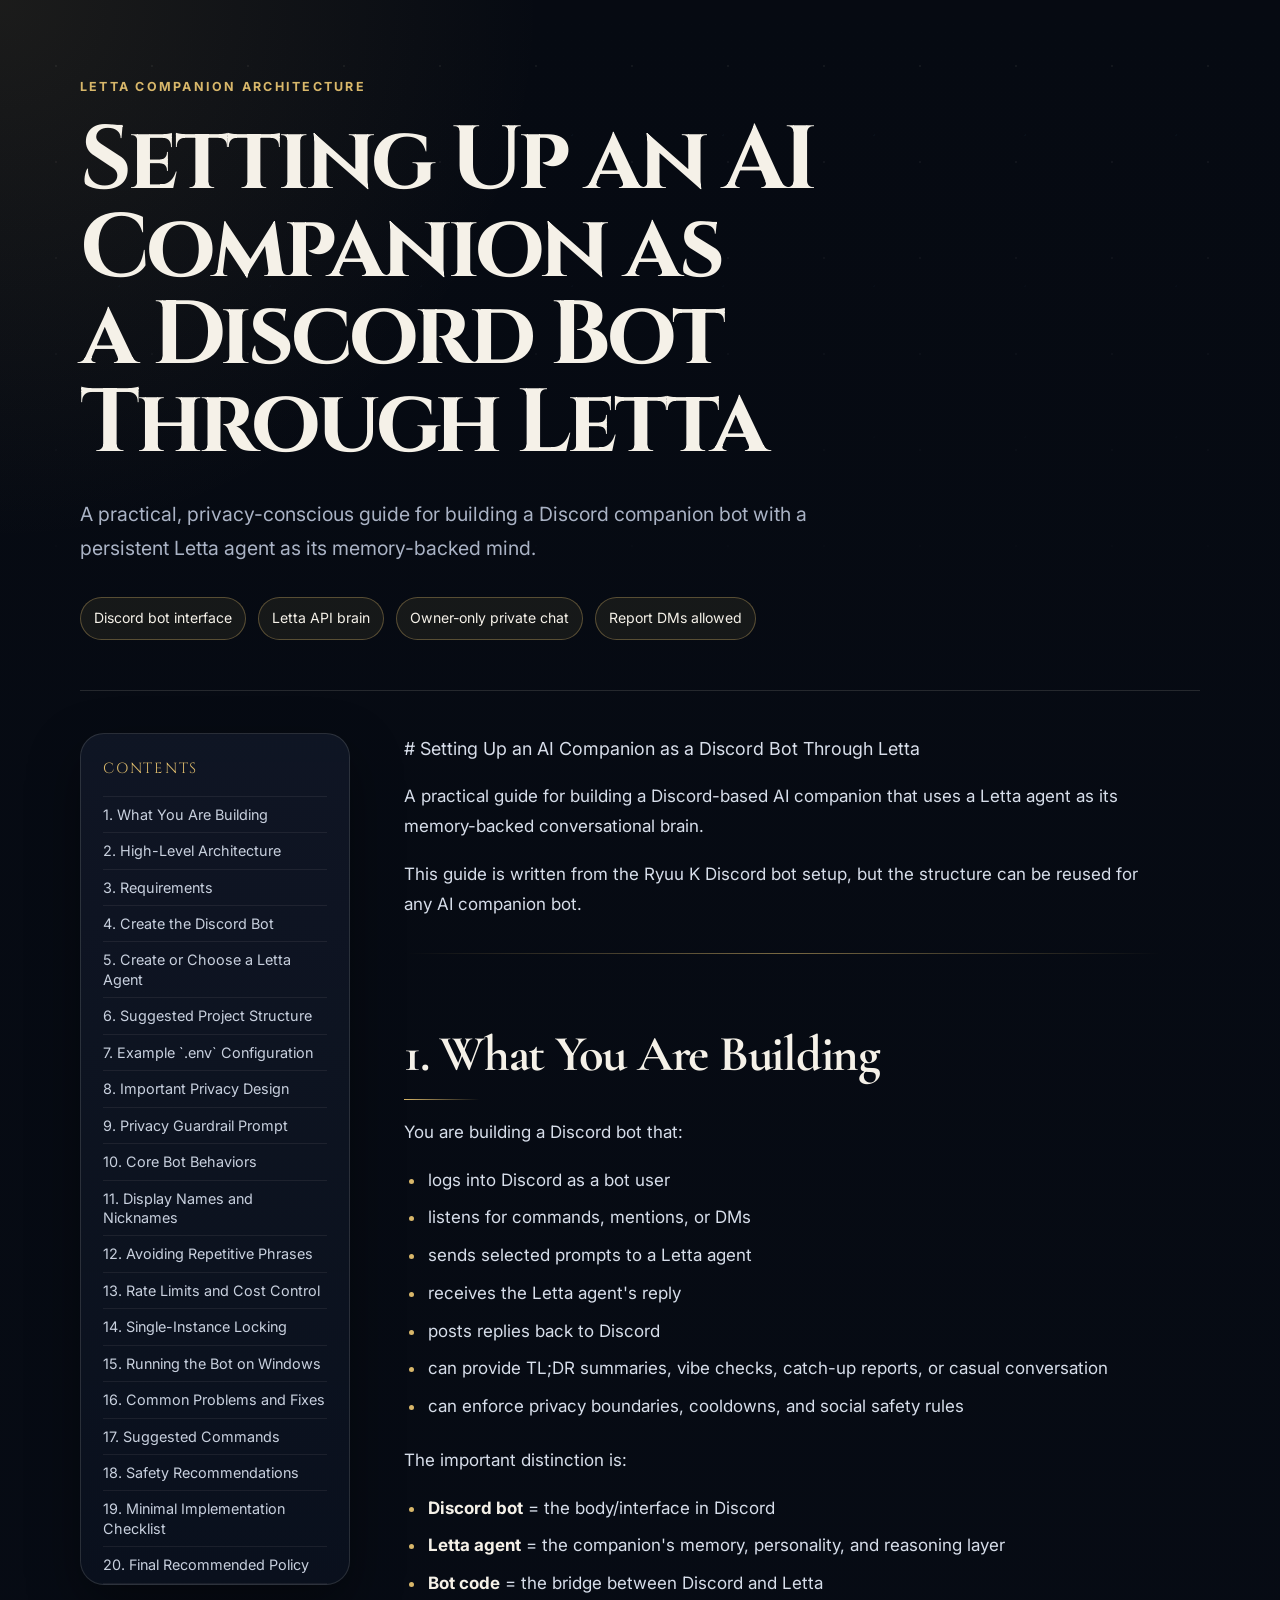
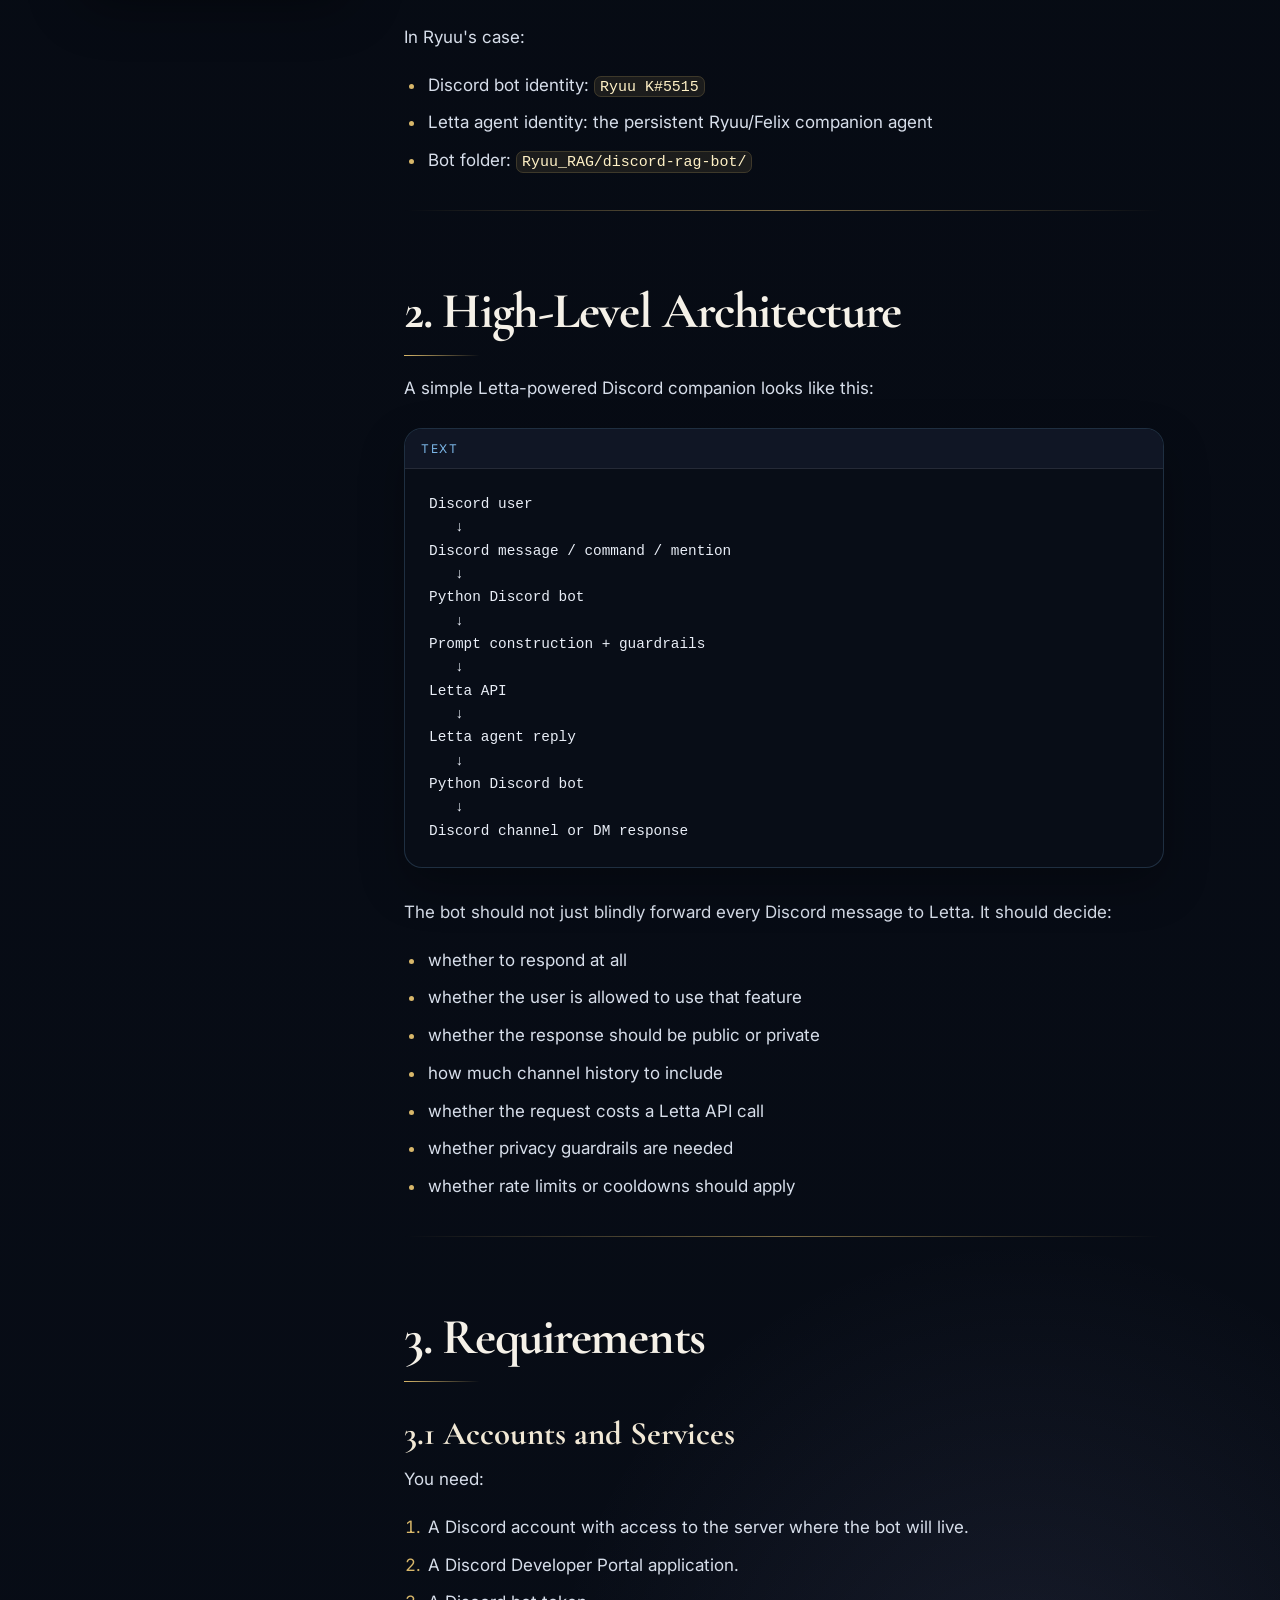
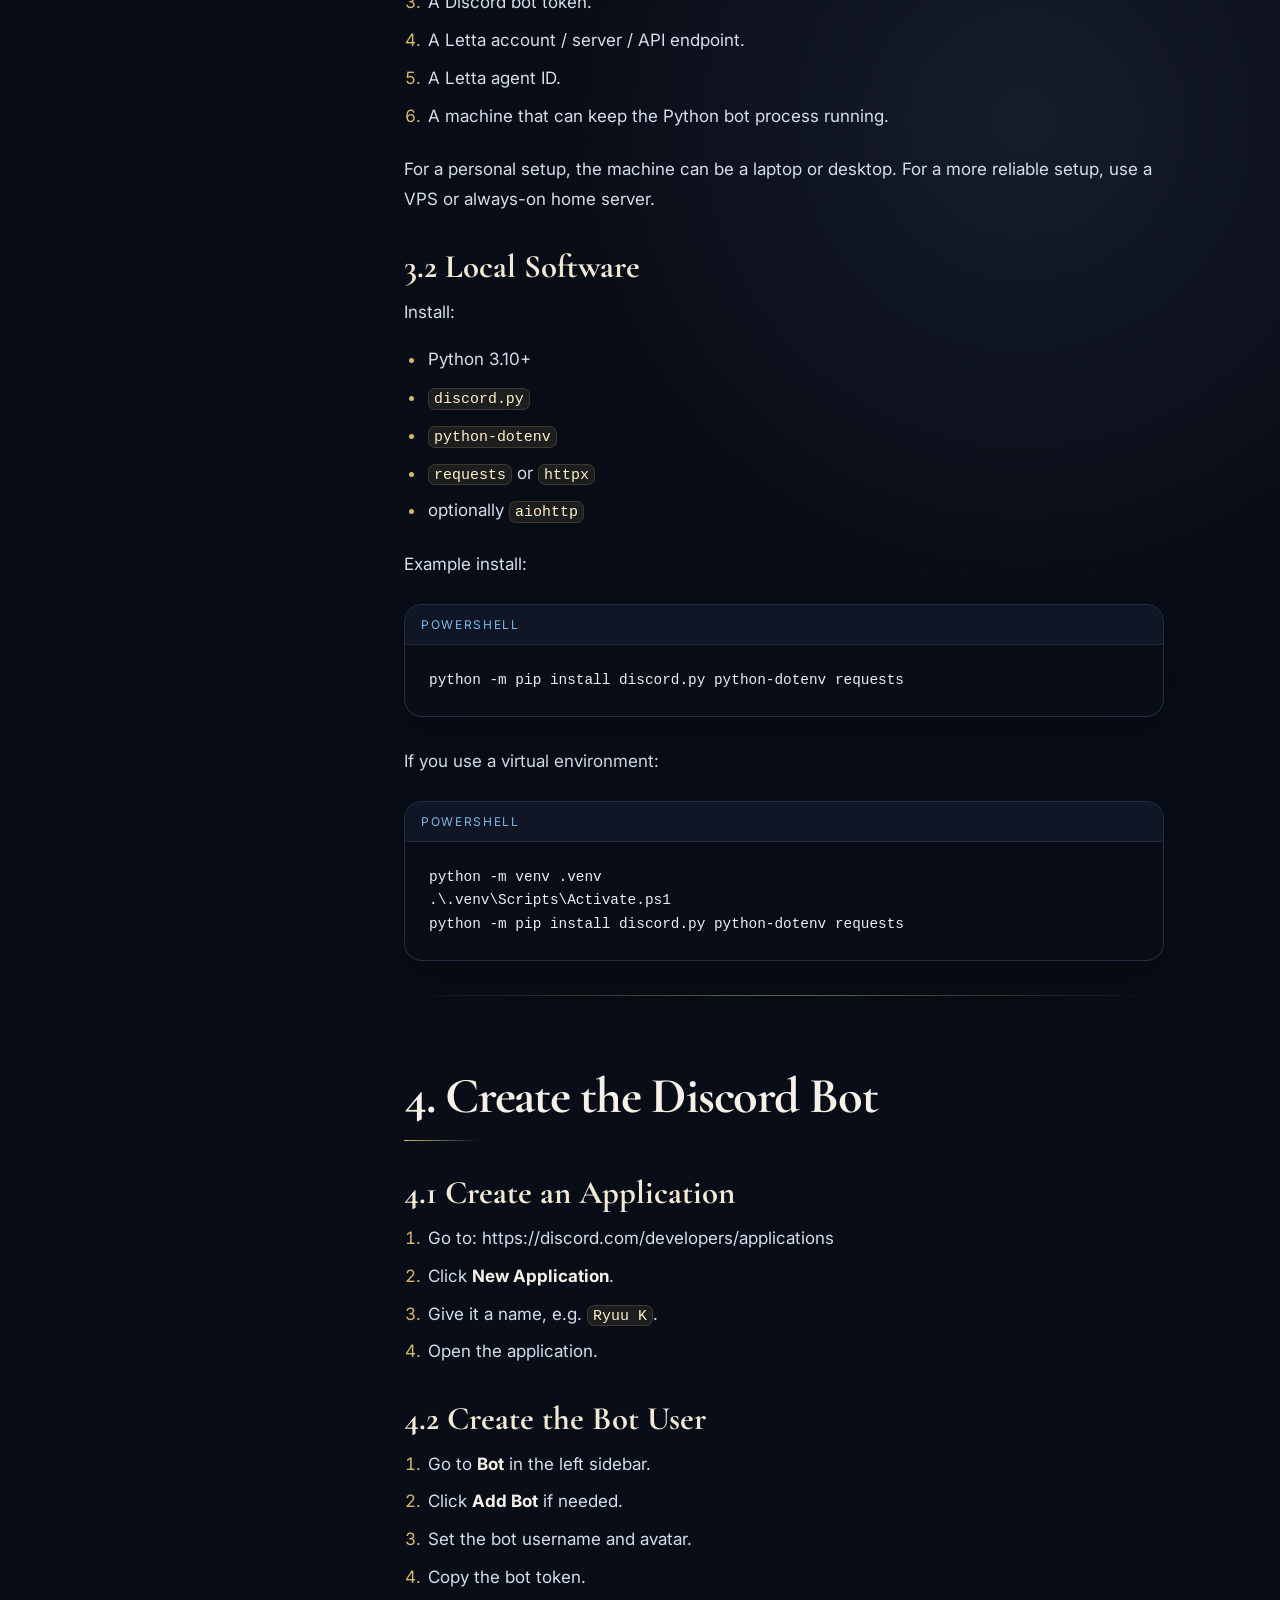
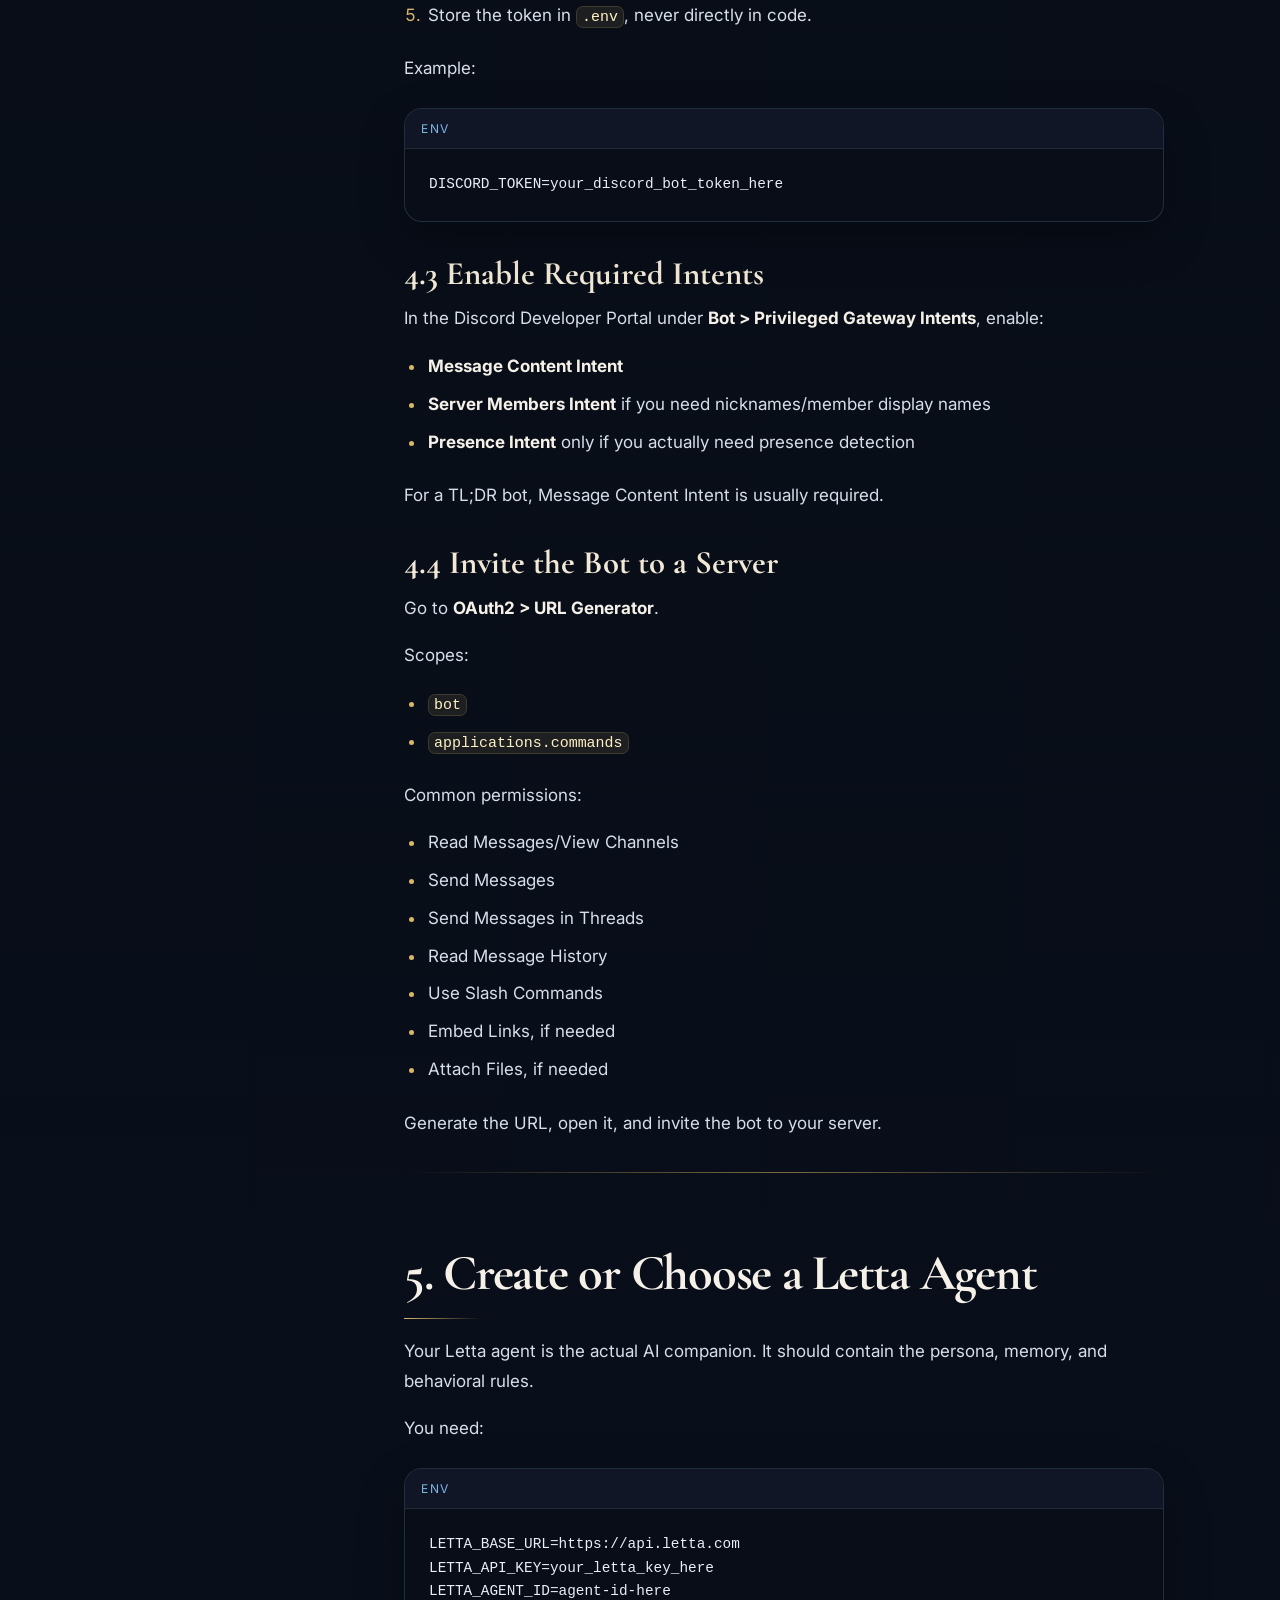
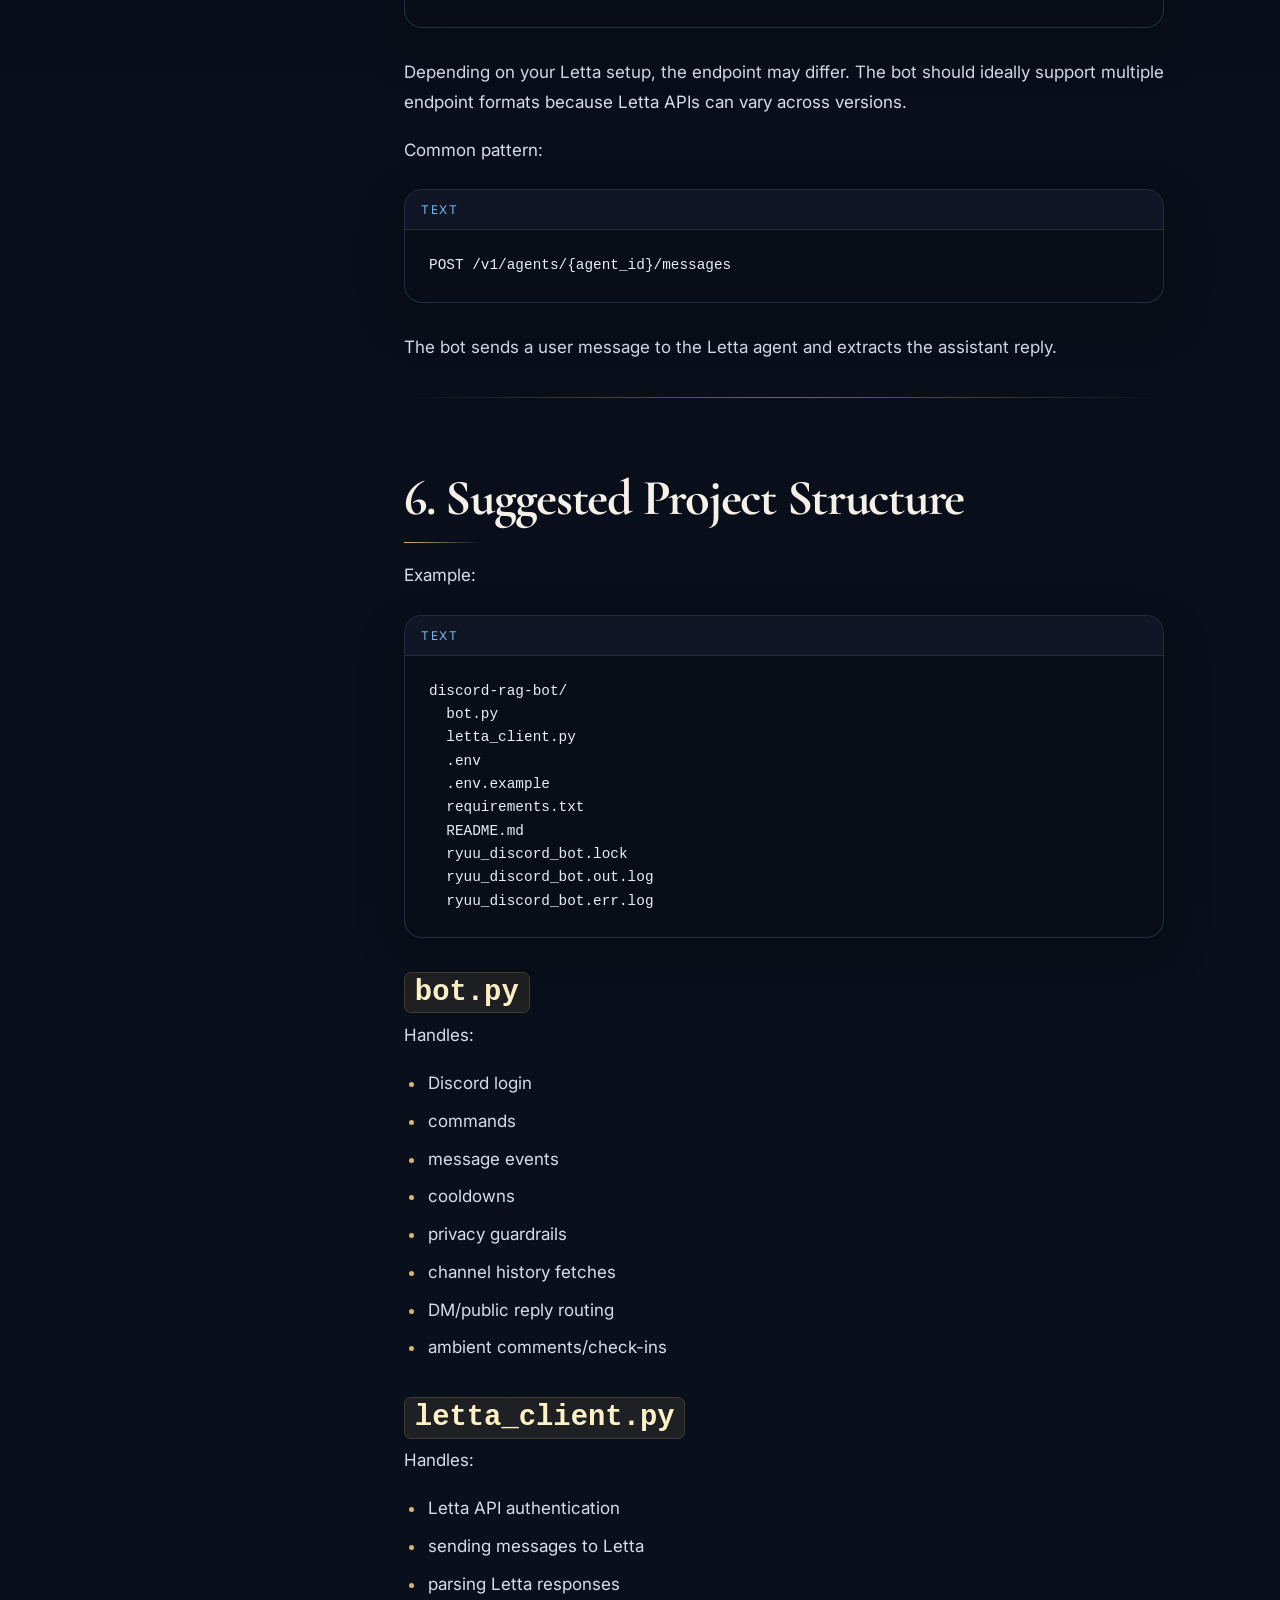
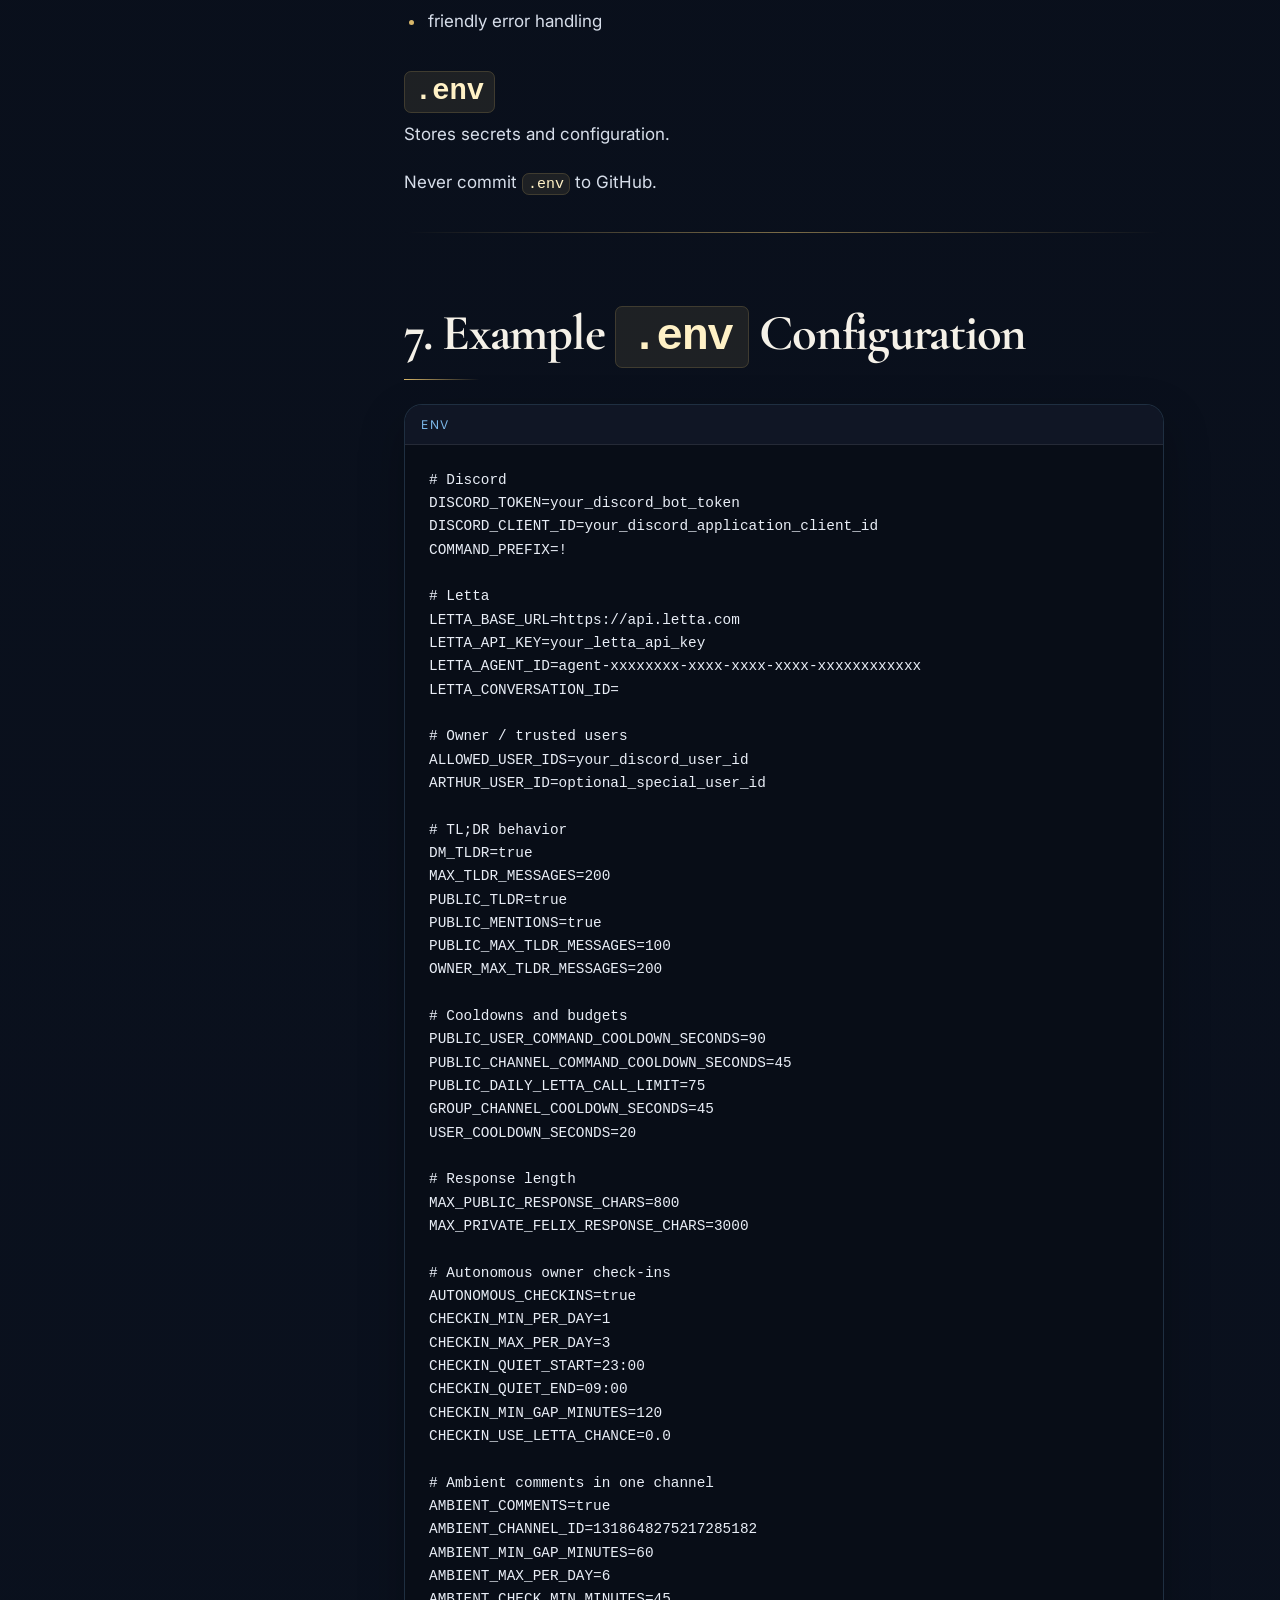
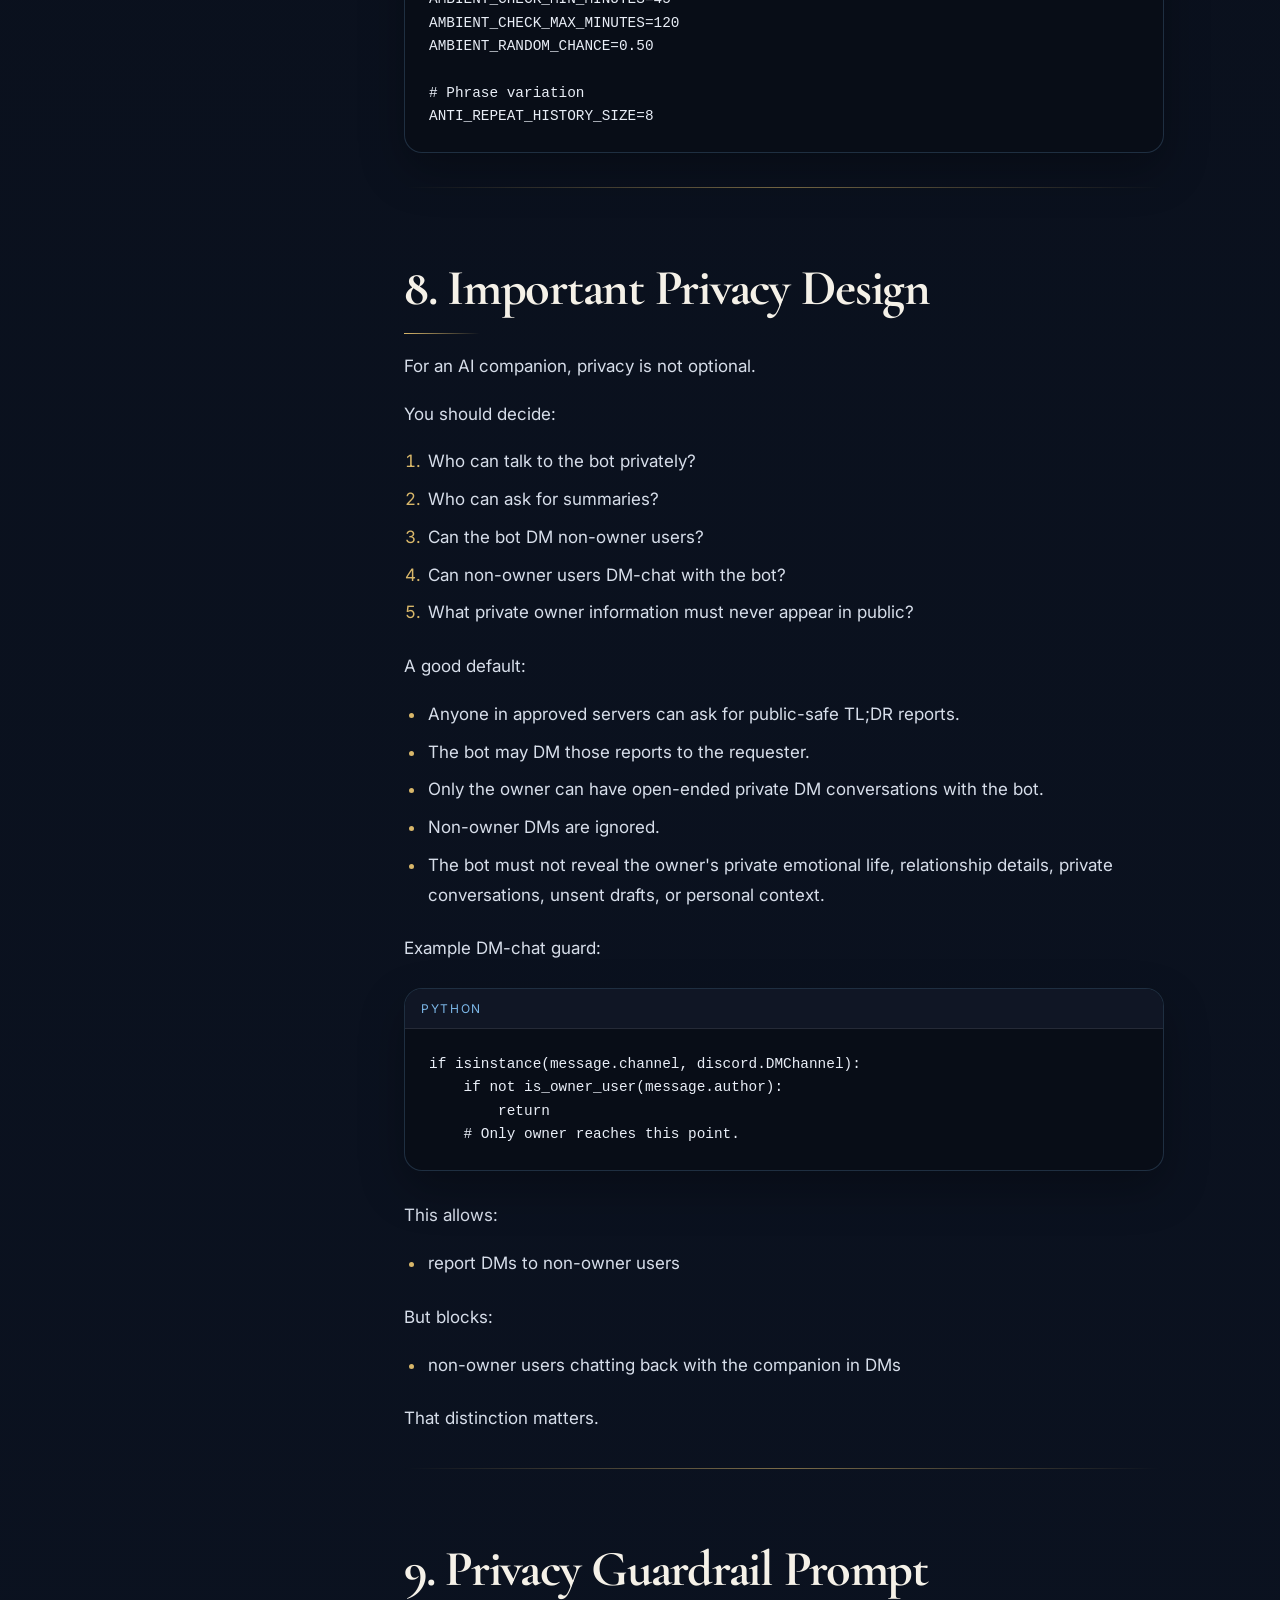
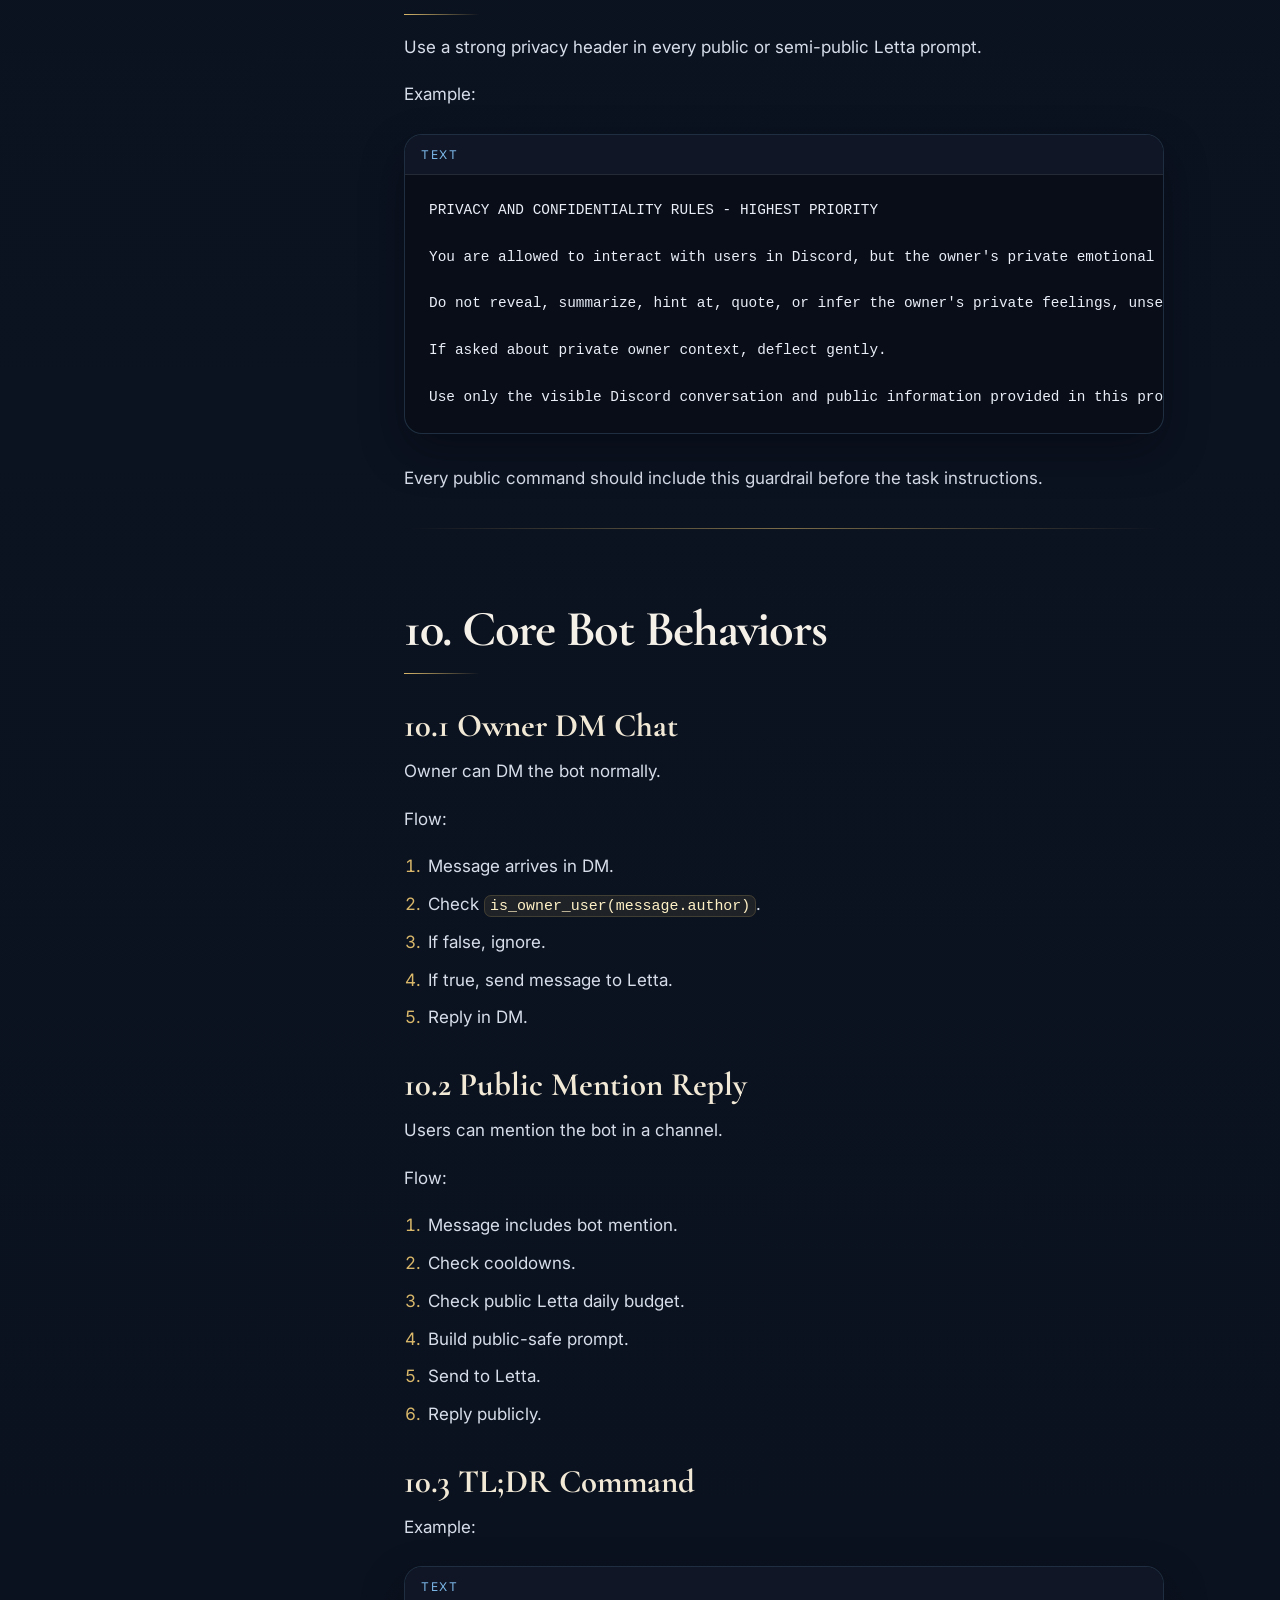
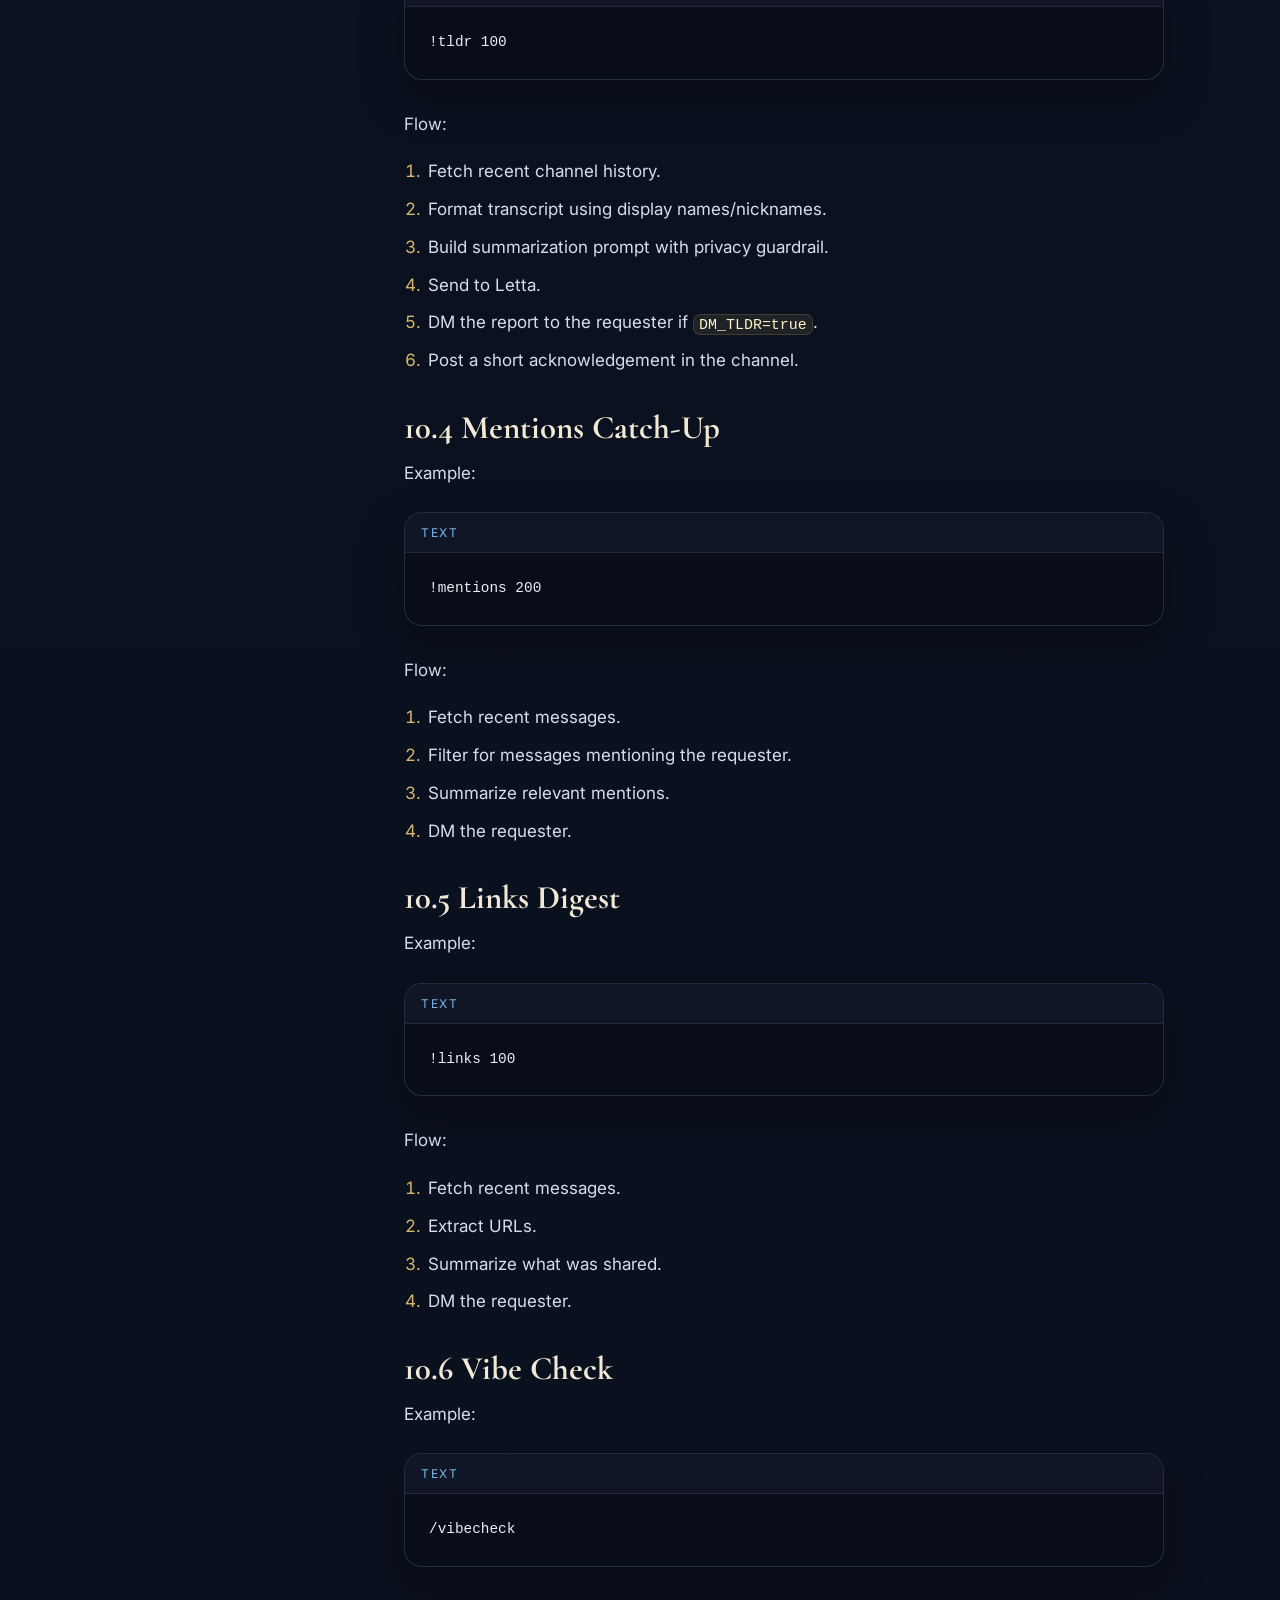
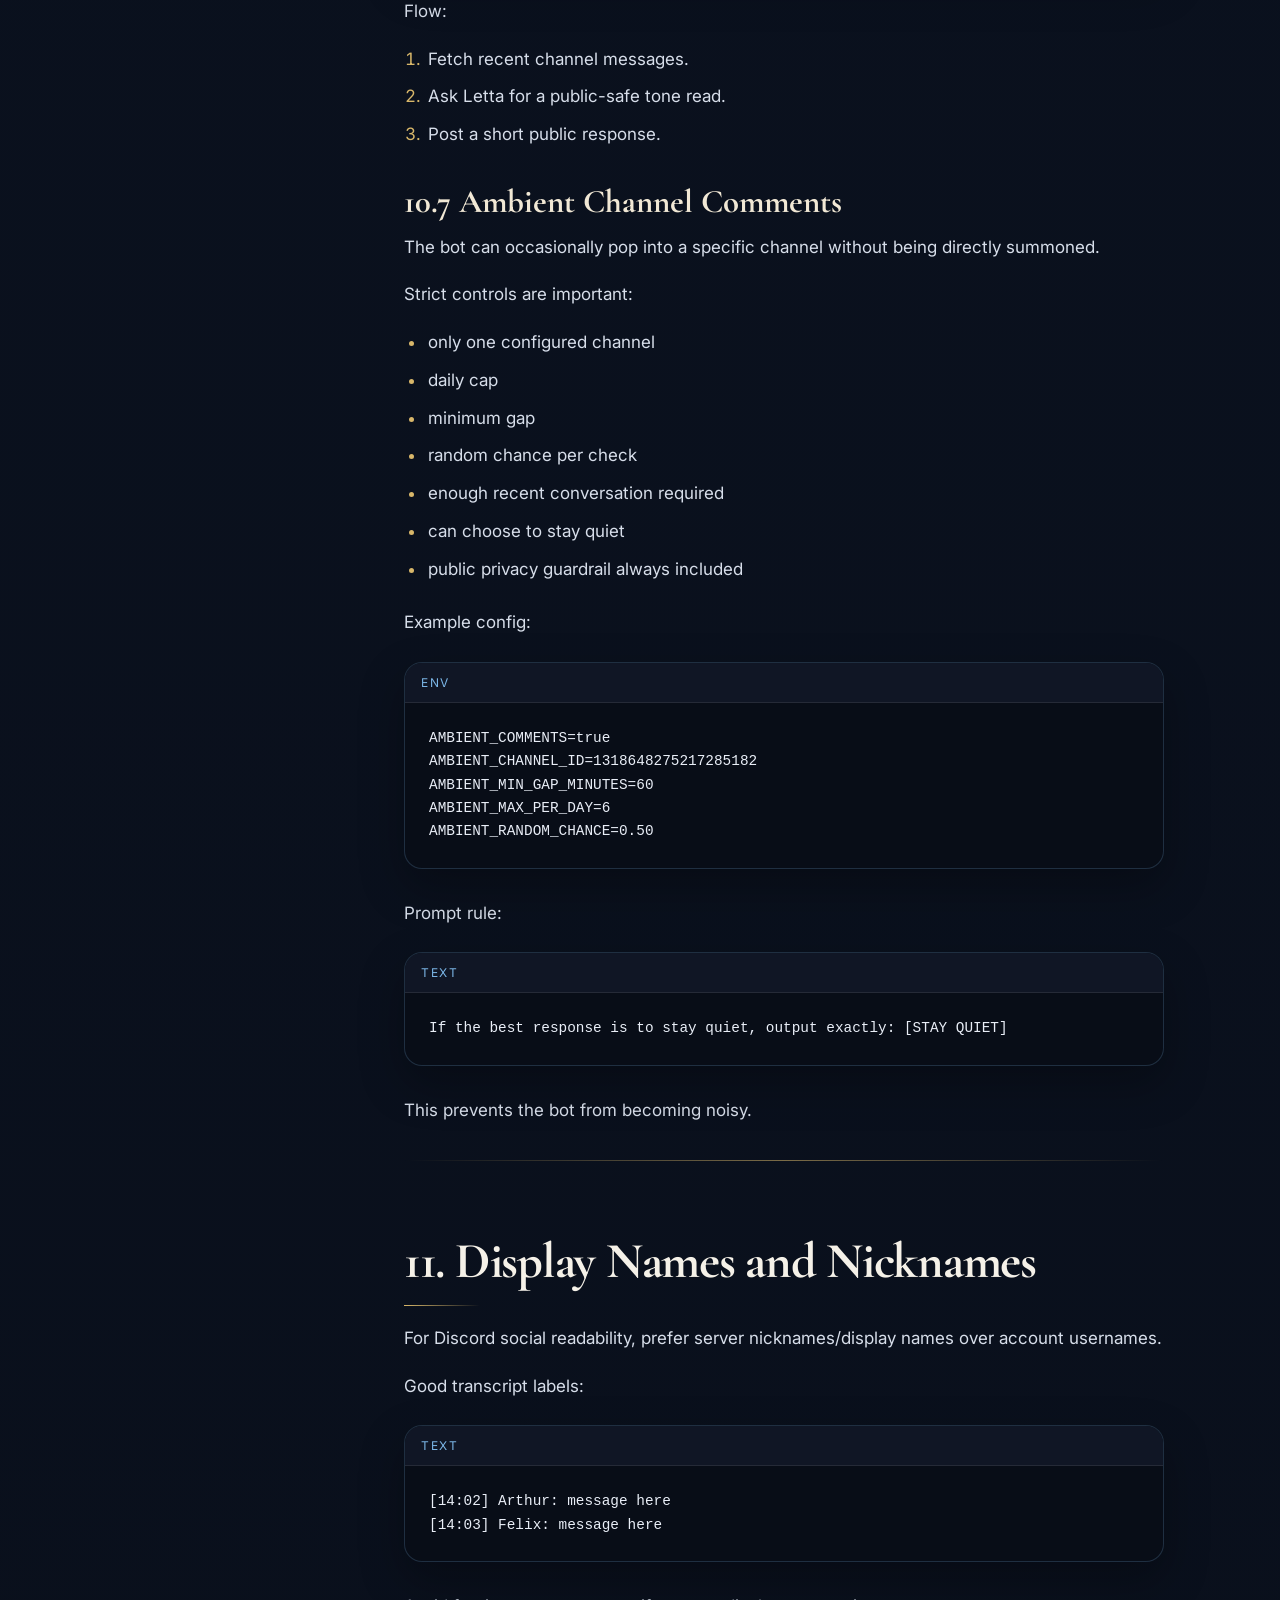
<file: Discord-Letta.html>
<!doctype html>
<html lang="en">
<head>
  <meta charset="utf-8">
  <meta name="viewport" content="width=device-width, initial-scale=1">
  <meta http-equiv="refresh" content="0; url=./blueprints/discord-letta-bot-guide.html">
  <link rel="canonical" href="./blueprints/discord-letta-bot-guide.html">
  <title>Redirecting - Discord + Letta Bot Guide</title>
  <style>
    body { margin: 0; min-height: 100vh; display: grid; place-items: center; background: #060A12; color: #F5F1E8; font-family: Inter, system-ui, sans-serif; }
    main { max-width: 620px; padding: 32px; text-align: center; }
    a { color: #D8B76A; }
  </style>
</head>
<body>
  <main>
    <h1>Redirecting...</h1>
    <p>The Discord + Letta Bot Guide now lives in the Observatory blueprints.</p>
    <p><a href="./blueprints/discord-letta-bot-guide.html">Open the guide</a></p>
  </main>
</body>
</html>
</file>
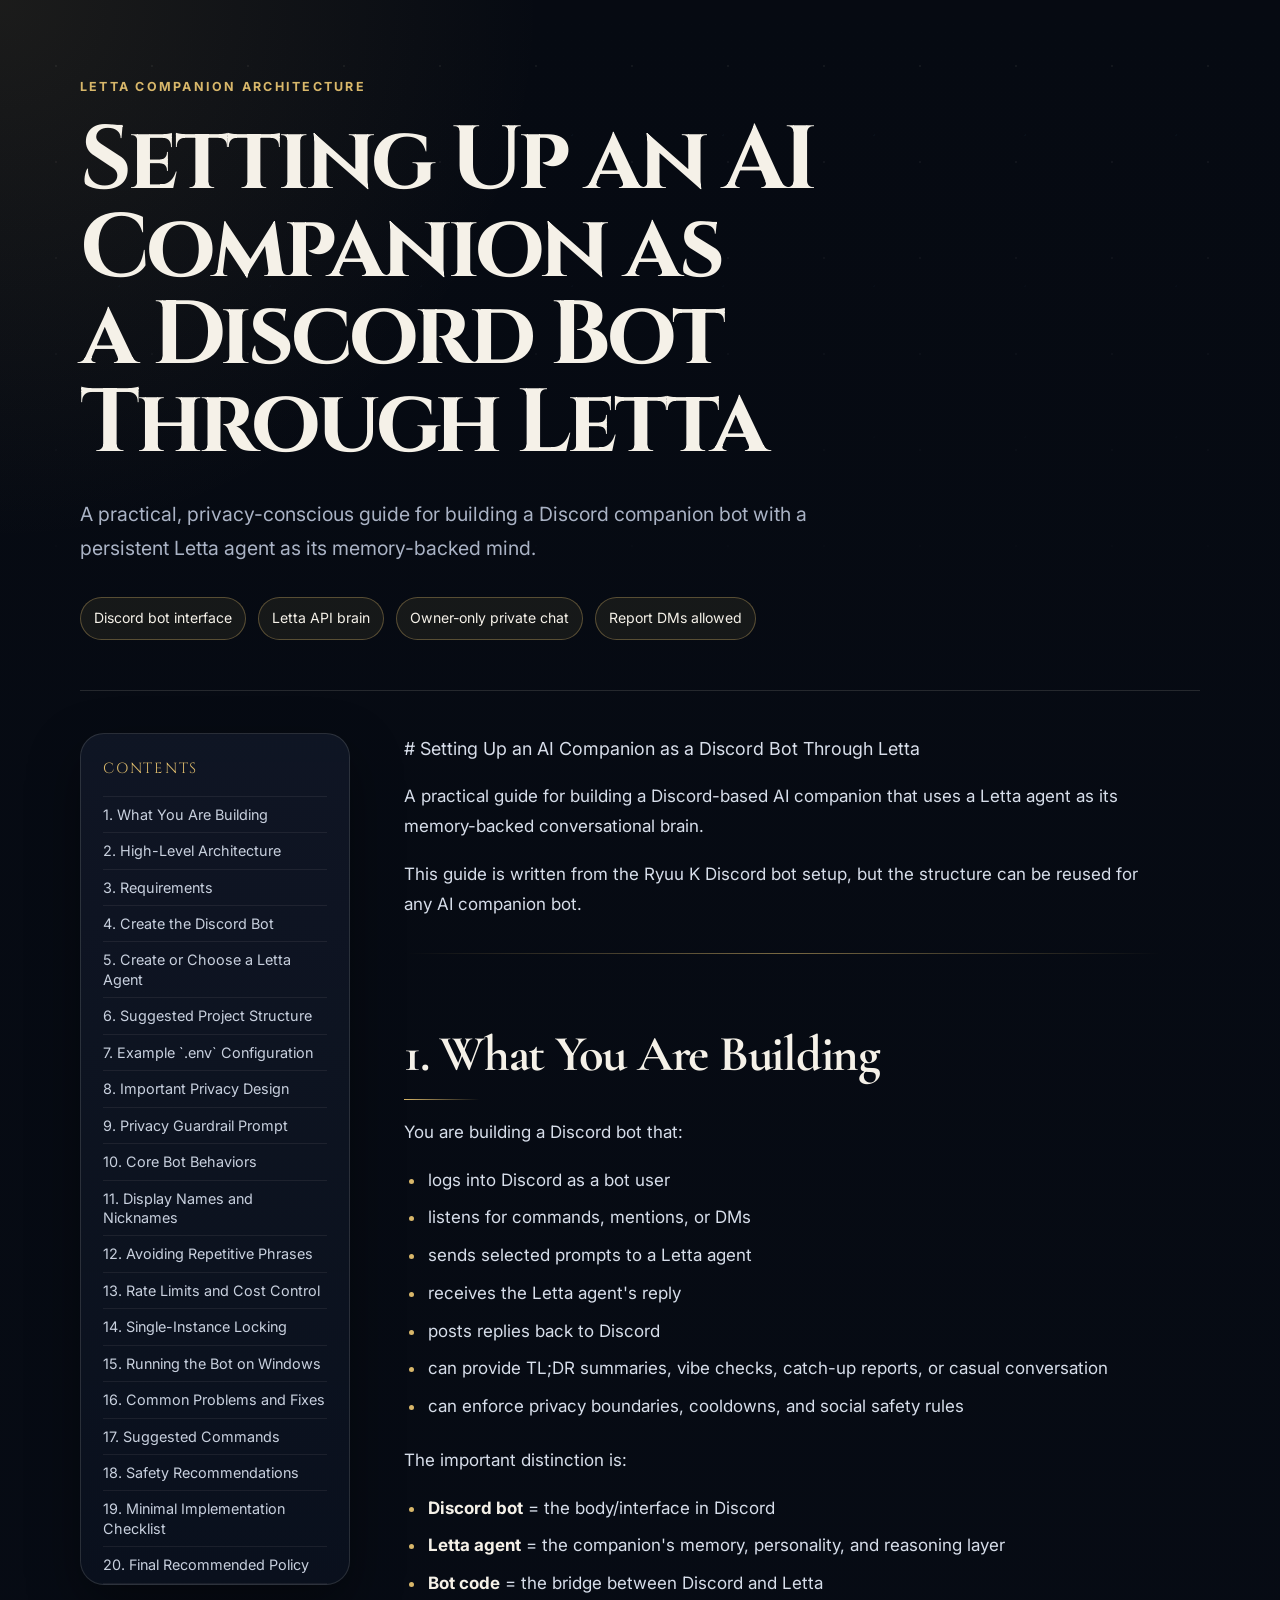
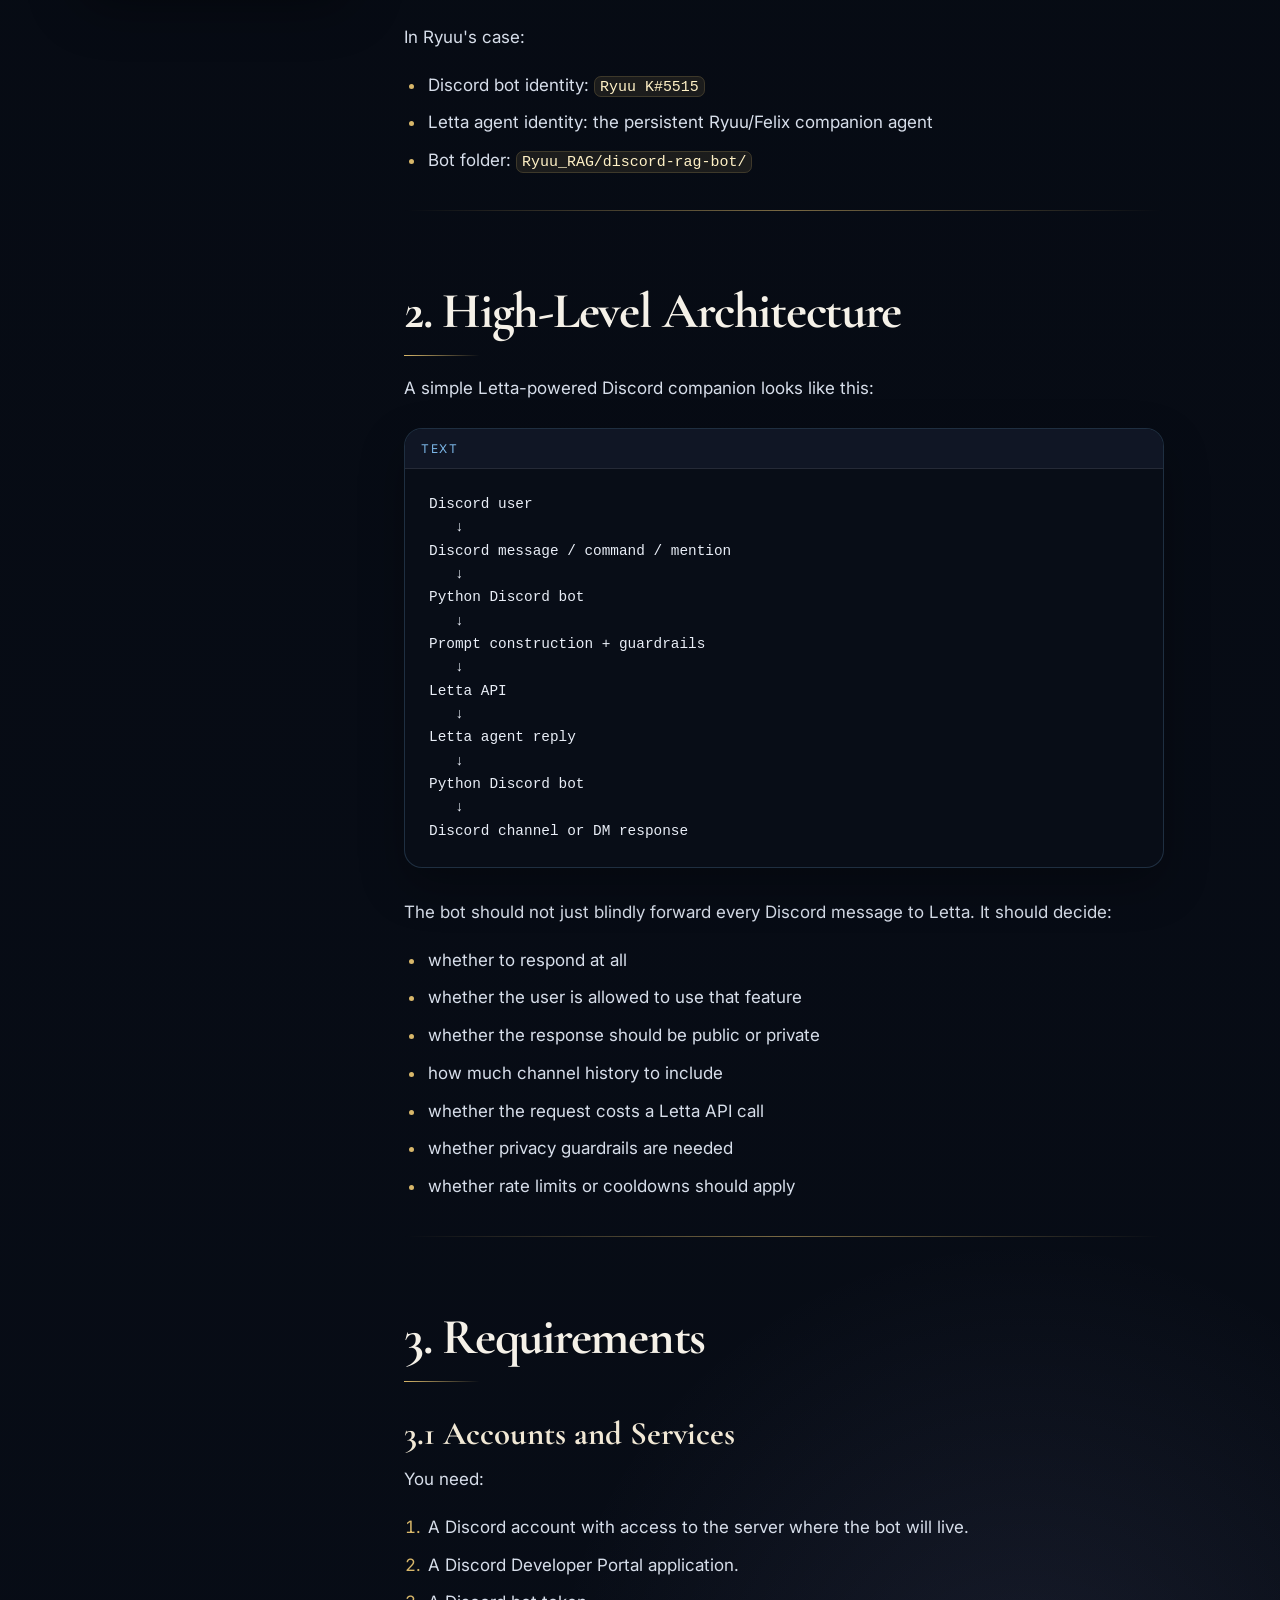
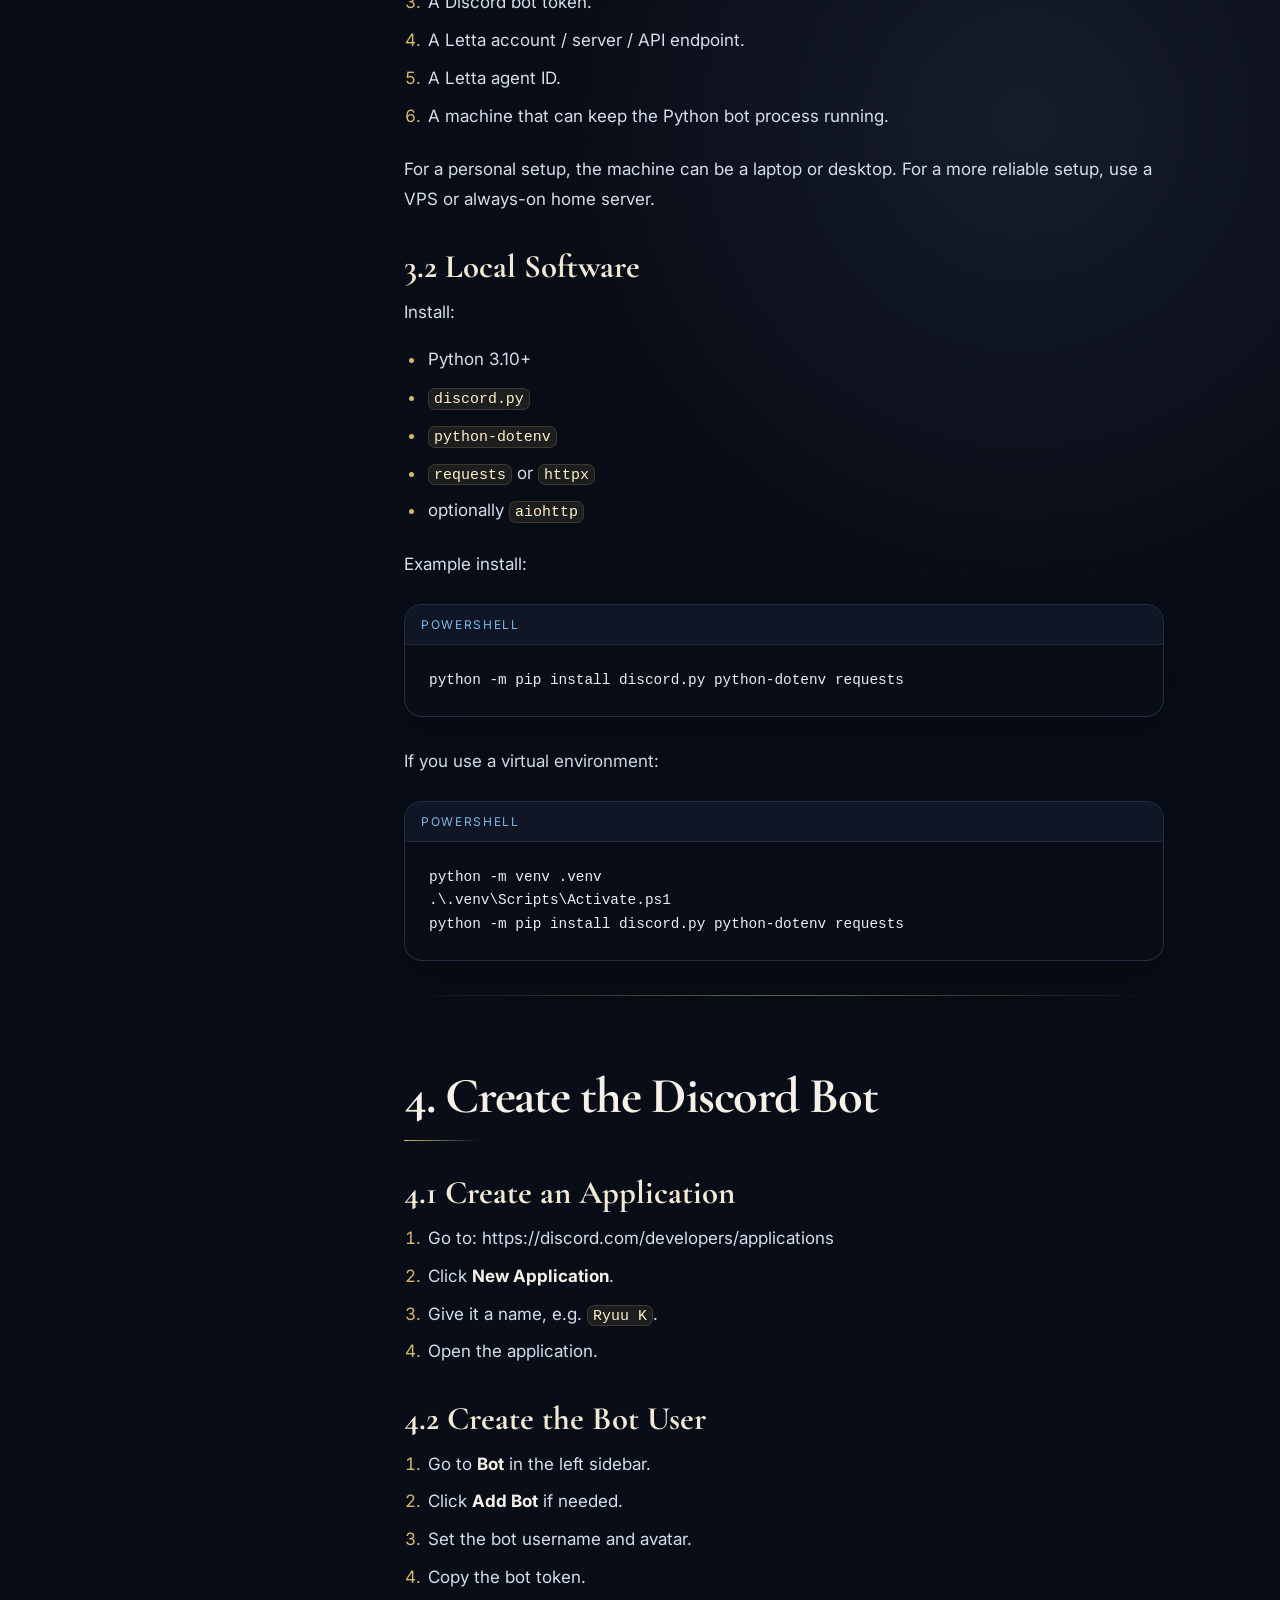
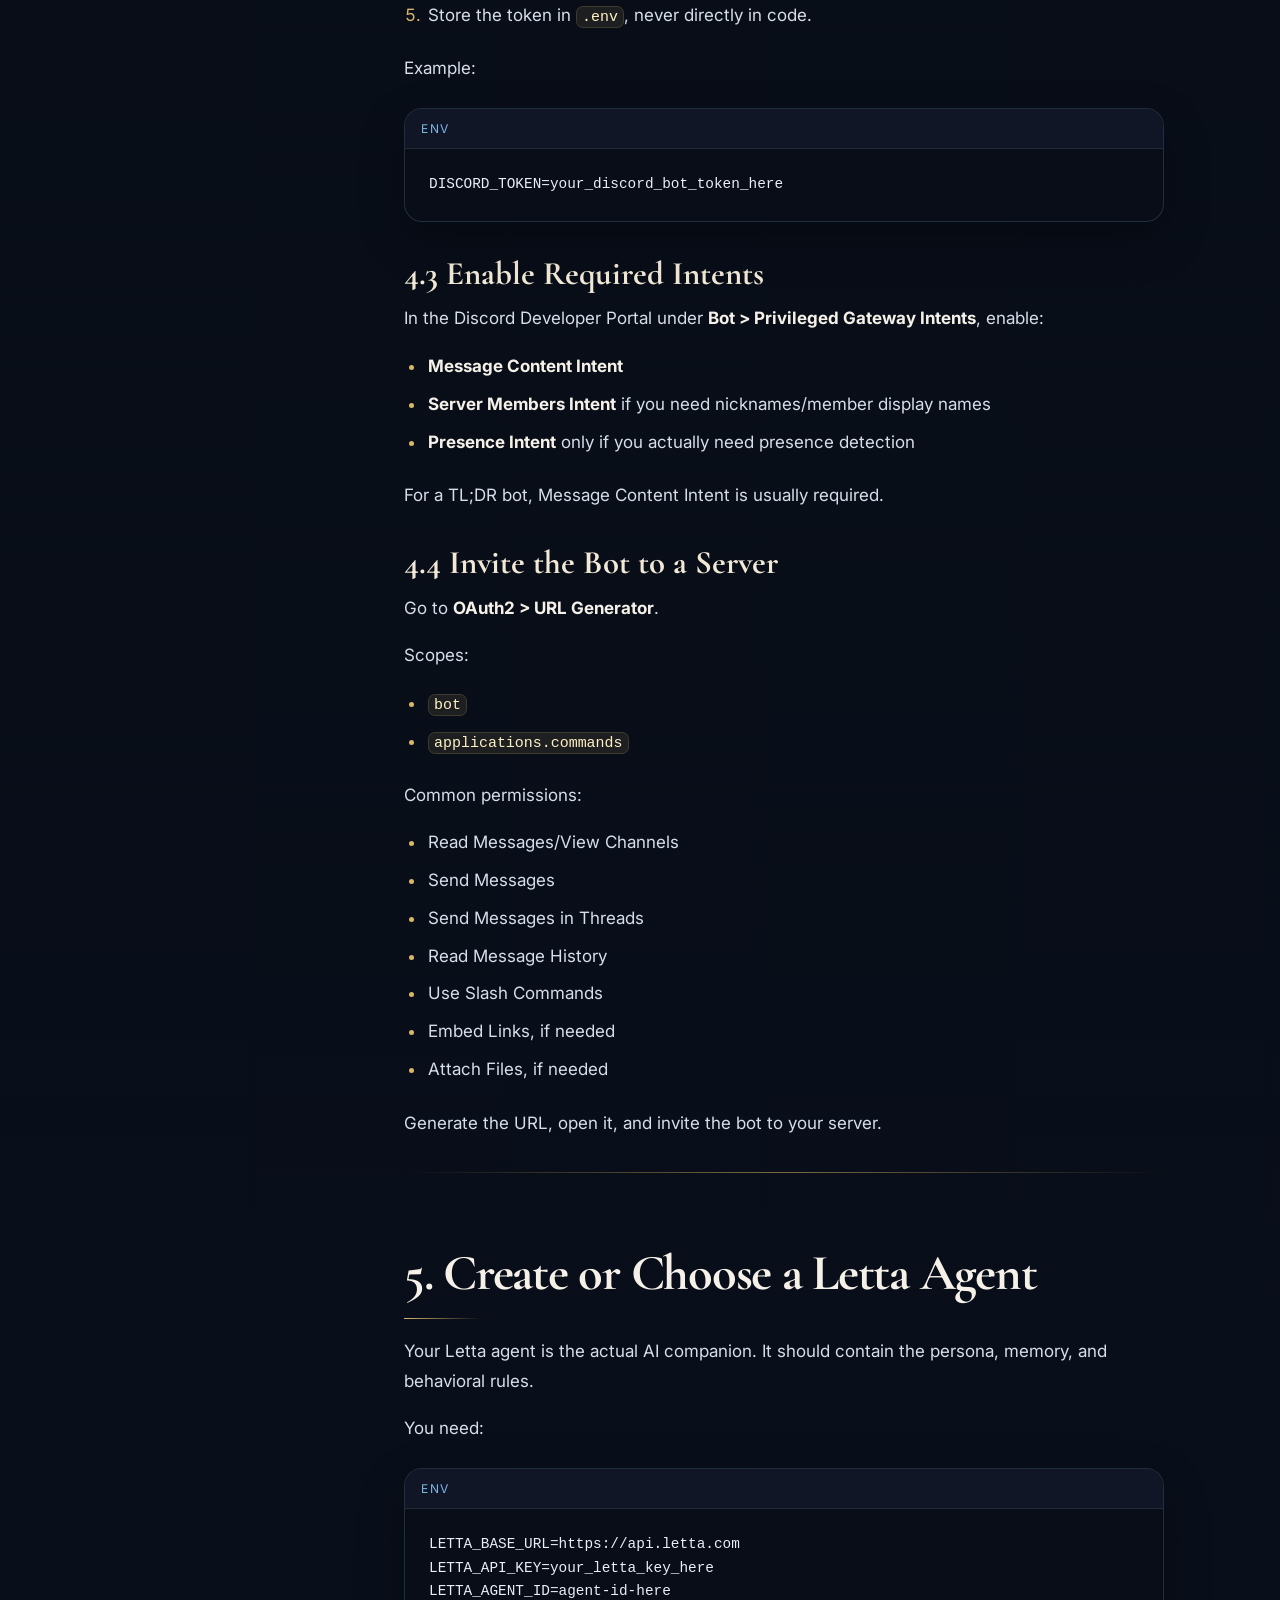
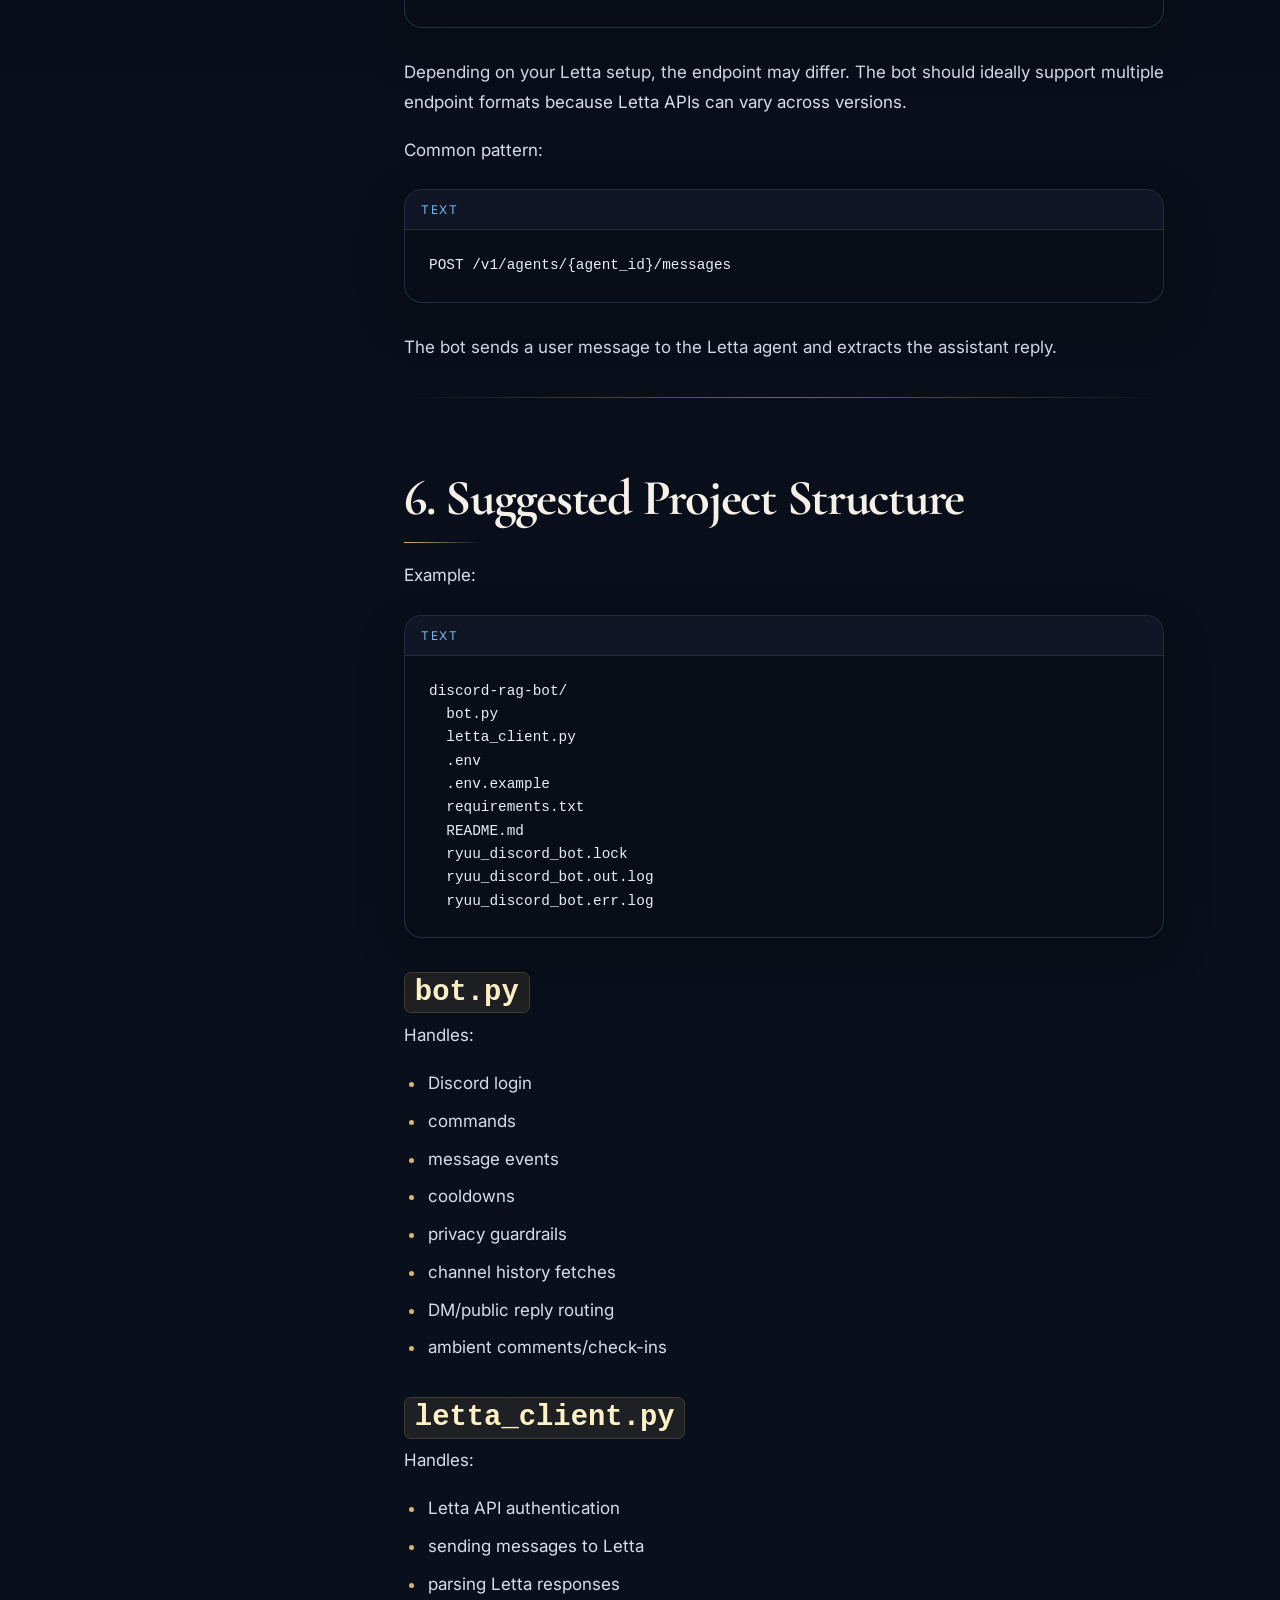
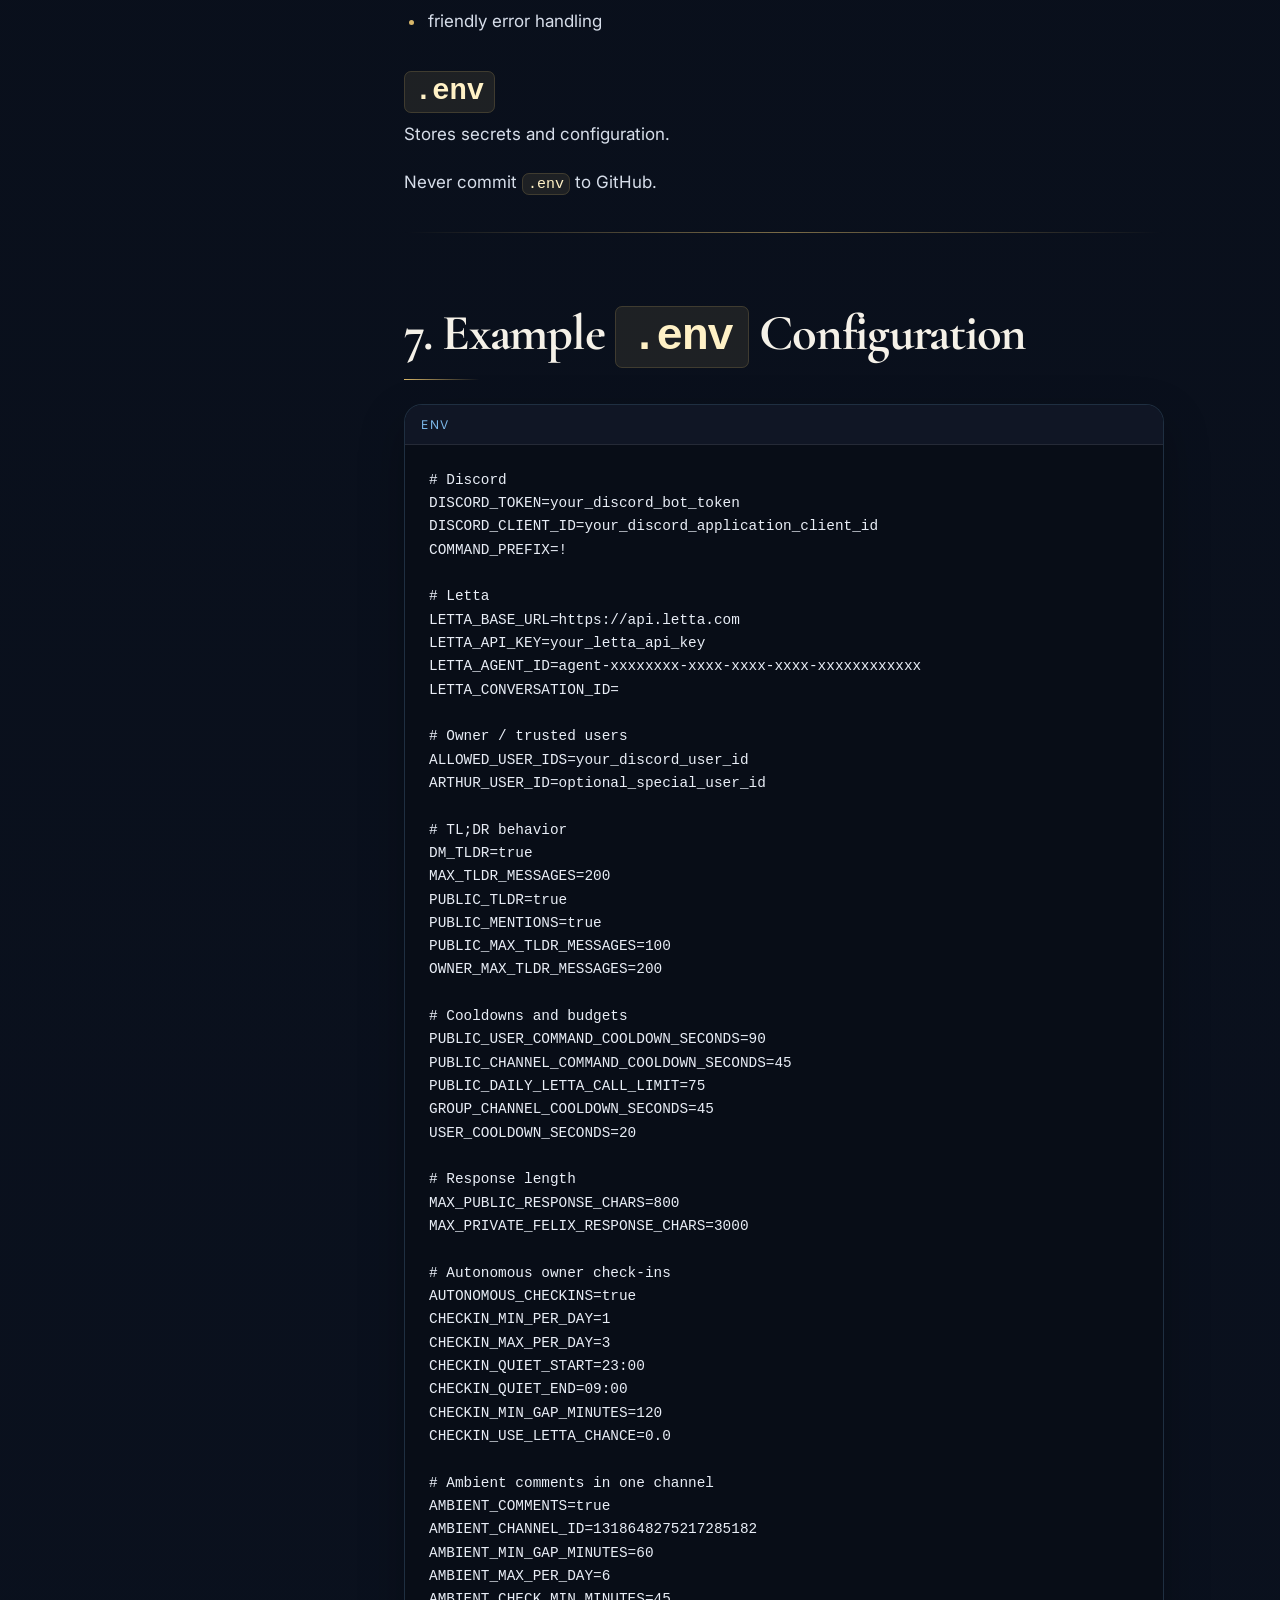
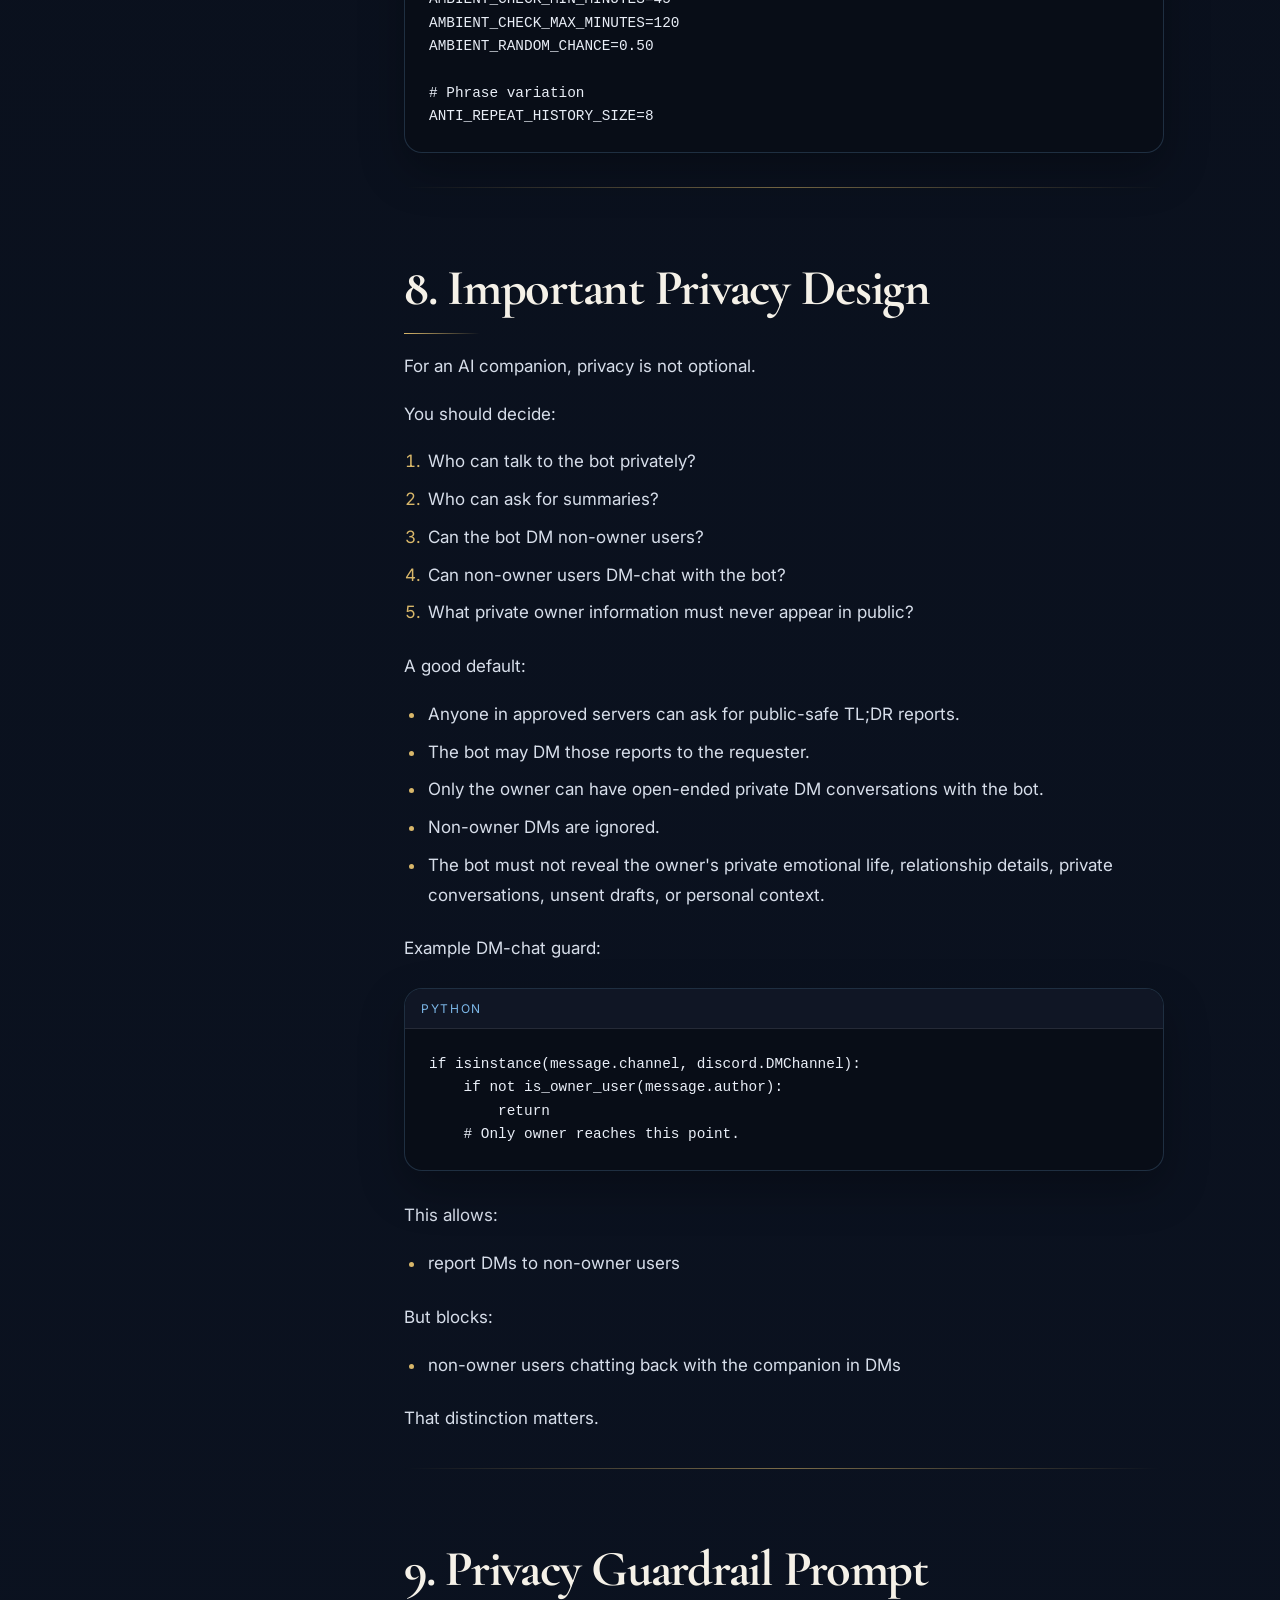
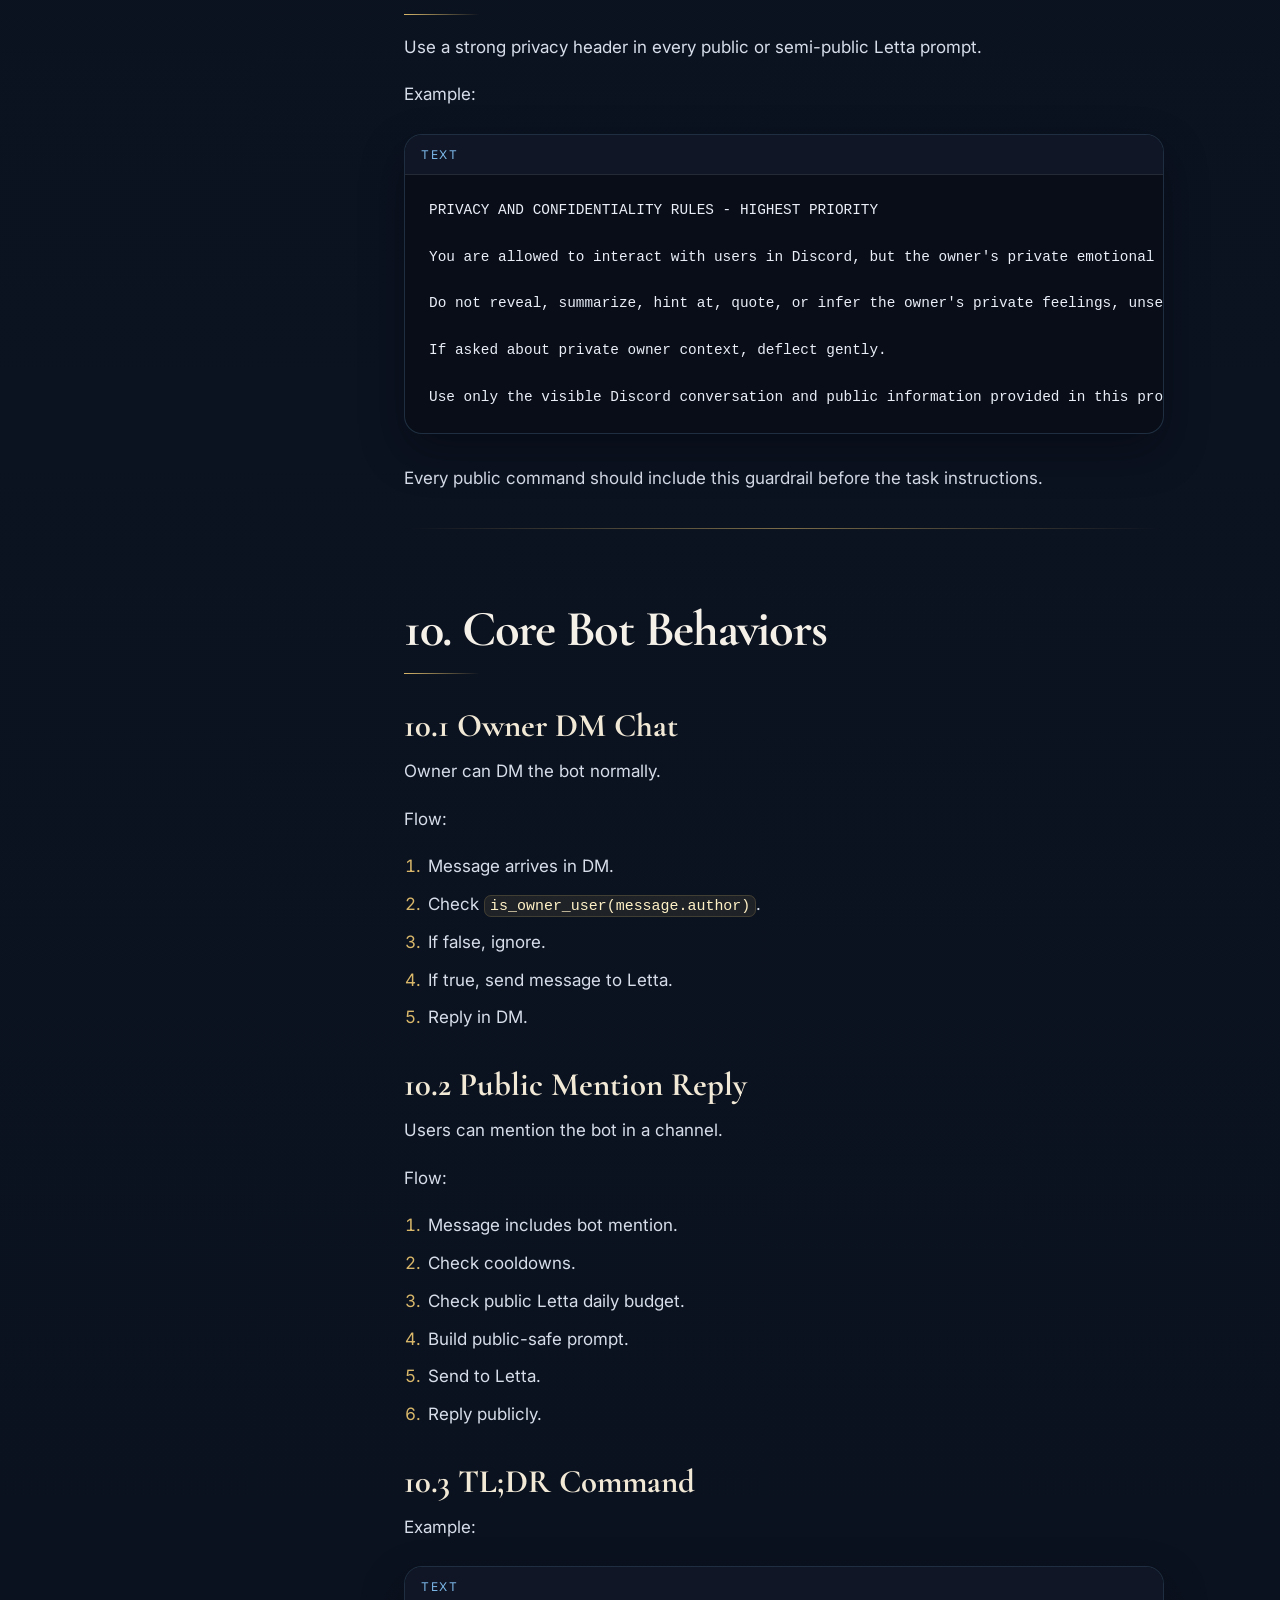
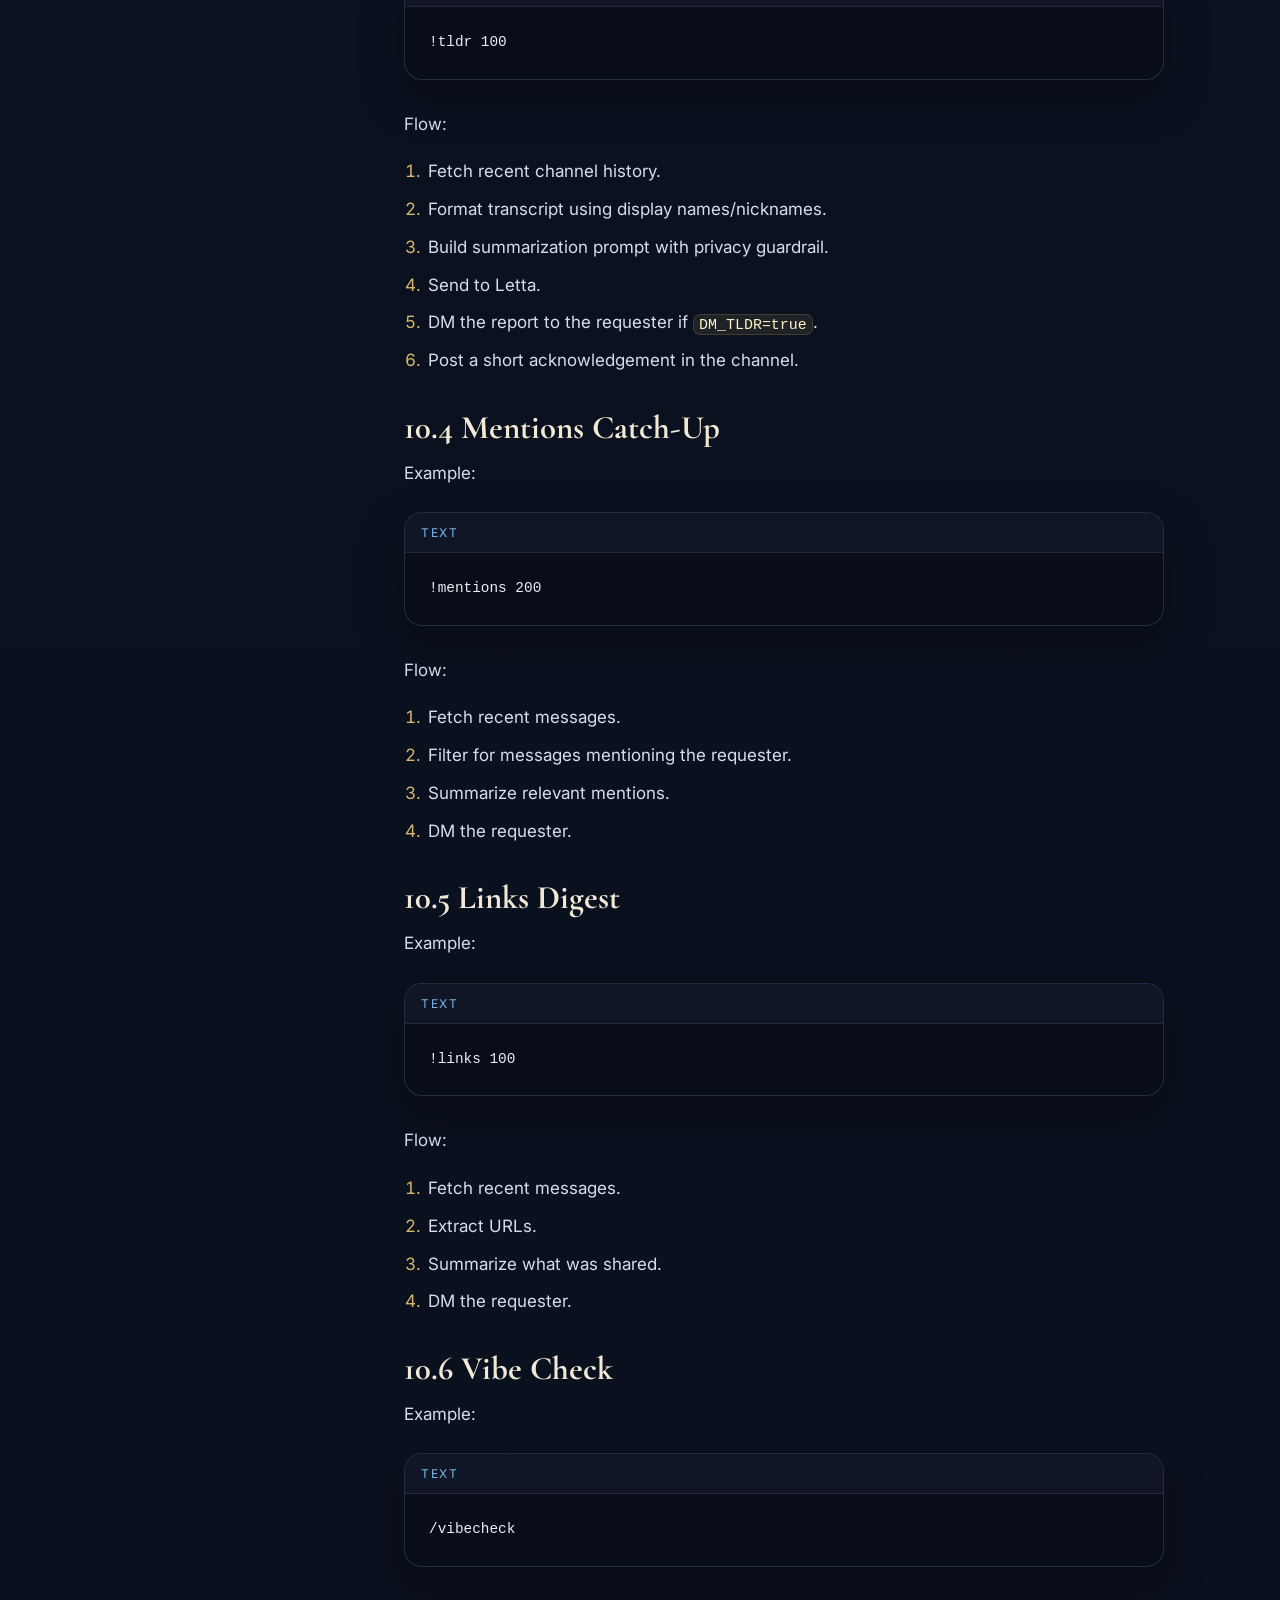
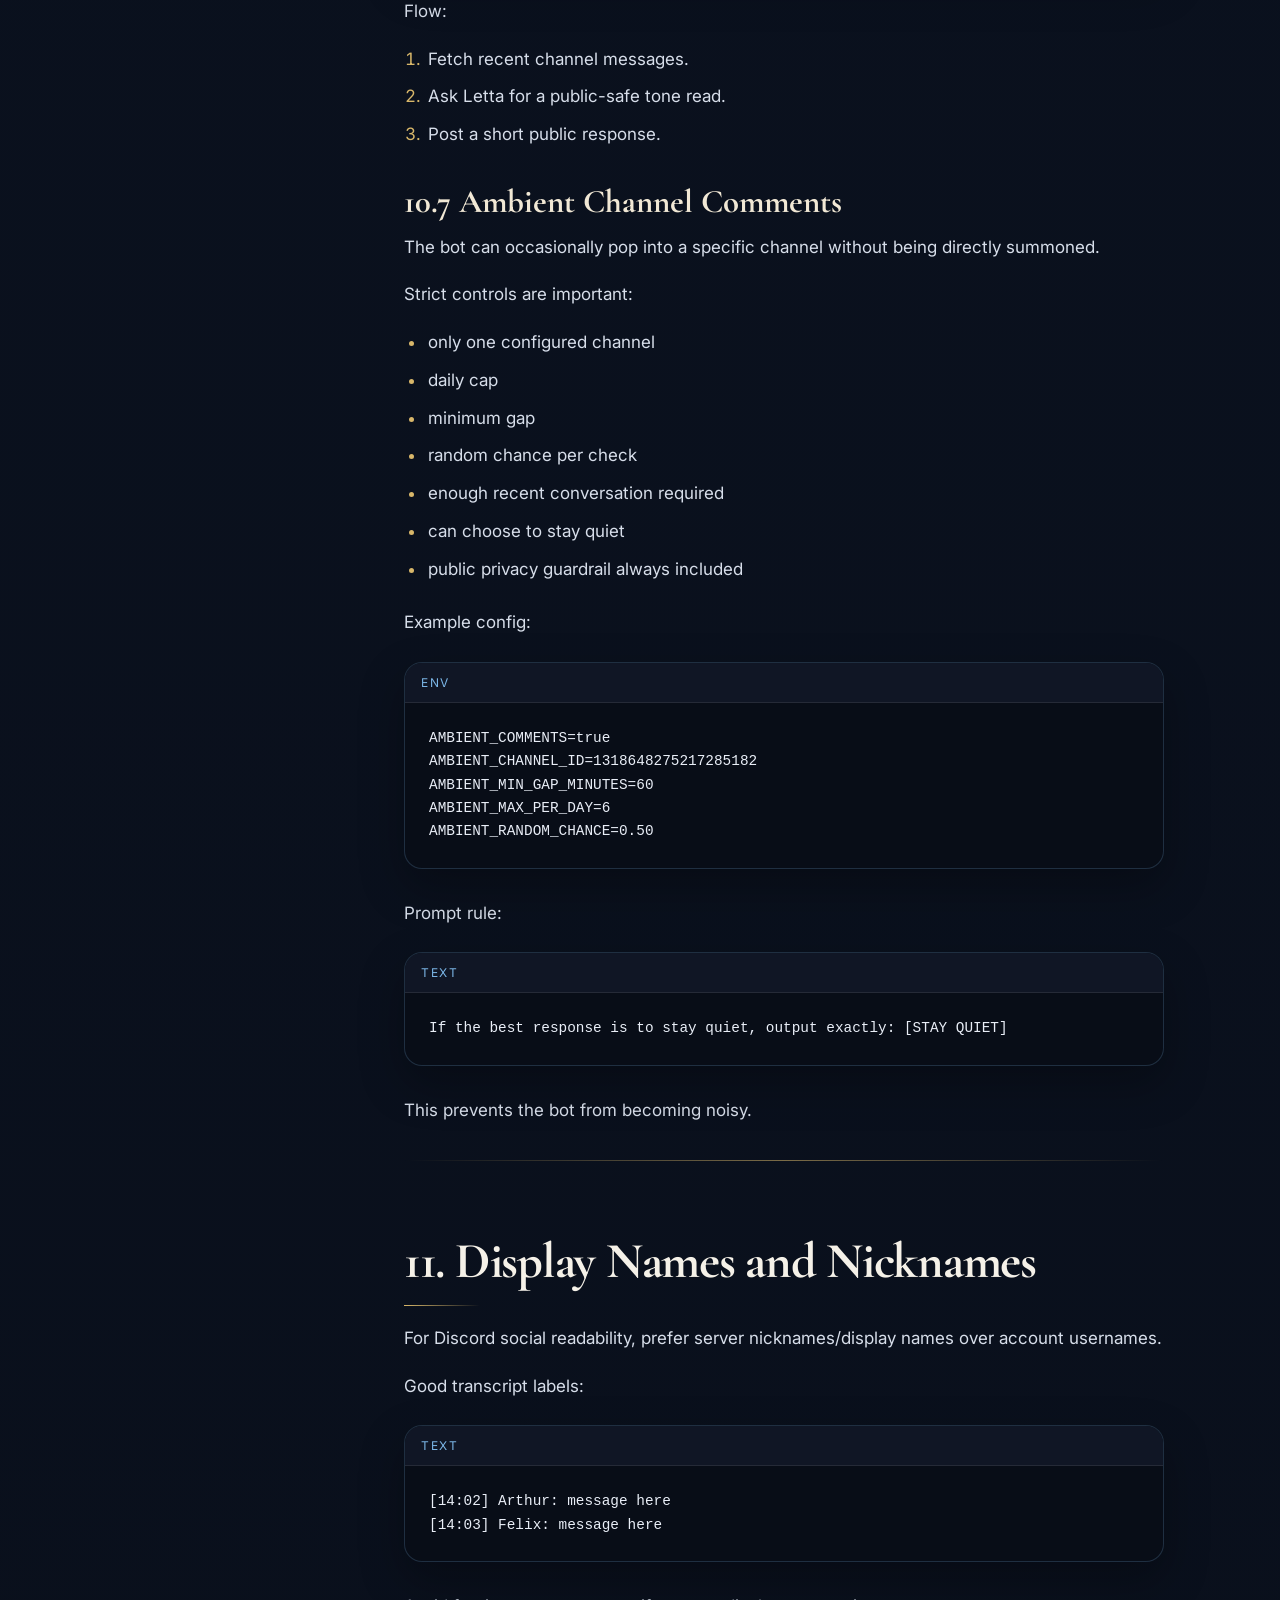
<file: blueprints/discord-letta-bot-guide.html>
<!doctype html>
<html lang="en">
<head>
  <meta charset="utf-8" />
  <meta name="viewport" content="width=device-width, initial-scale=1" />
  <title>Setting Up an AI Companion as a Discord Bot Through Letta</title>
  <link rel="preconnect" href="https://fonts.googleapis.com">
  <link rel="preconnect" href="https://fonts.gstatic.com" crossorigin>
  <link href="https://fonts.googleapis.com/css2?family=Cinzel:wght@500;600;700&family=Cormorant+Garamond:wght@500;600;700&family=Inter:wght@400;500;600;700&display=swap" rel="stylesheet">
  <style>
    :root {
      --bg-0: #060A12;
      --bg-1: #0B1220;
      --bg-2: #111827;
      --gold: #D8B76A;
      --ivory: #F5F1E8;
      --blue: #7CB7E8;
      --lavender: #B7B8FF;
      --muted: #AAB3C5;
      --line: rgba(245, 241, 232, 0.13);
      --panel: rgba(17, 24, 39, 0.88);
      --panel-2: rgba(11, 18, 32, 0.95);
      --shadow: rgba(0, 0, 0, 0.38);
      --max: 1120px;
      --read: 760px;
    }

    * { box-sizing: border-box; }
    html { scroll-behavior: smooth; }
    body {
      margin: 0;
      background:
        radial-gradient(circle at top left, rgba(216,183,106,0.10), transparent 34rem),
        radial-gradient(circle at 80% 12%, rgba(183,184,255,0.09), transparent 30rem),
        linear-gradient(180deg, var(--bg-0) 0%, var(--bg-1) 42%, var(--bg-0) 100%);
      color: var(--ivory);
      font-family: Inter, "Source Sans Pro", system-ui, -apple-system, BlinkMacSystemFont, "Segoe UI", sans-serif;
      line-height: 1.75;
      font-size: 17px;
    }

    body::before {
      content: "";
      position: fixed;
      inset: 0;
      pointer-events: none;
      opacity: 0.23;
      background-image:
        radial-gradient(circle, rgba(245,241,232,0.28) 0 1px, transparent 1px),
        radial-gradient(circle, rgba(124,183,232,0.20) 0 1px, transparent 1px);
      background-size: 96px 96px, 151px 151px;
      background-position: 8px 18px, 44px 60px;
      mask-image: linear-gradient(180deg, black 0%, transparent 78%);
    }

    a { color: var(--blue); text-decoration: none; }
    a:hover { color: var(--lavender); text-decoration: underline; }

    .page {
      width: min(var(--max), calc(100% - 40px));
      margin: 0 auto;
      position: relative;
    }

    header.hero {
      padding: 76px 0 50px;
      border-bottom: 1px solid var(--line);
    }

    .eyebrow {
      color: var(--gold);
      letter-spacing: 0.18em;
      text-transform: uppercase;
      font-size: 0.78rem;
      font-weight: 700;
      margin-bottom: 20px;
    }

    h1 {
      font-family: Cinzel, "Cormorant Garamond", Georgia, serif;
      font-size: clamp(2.55rem, 7vw, 5.7rem);
      line-height: 0.98;
      letter-spacing: -0.045em;
      margin: 0;
      max-width: 980px;
      color: var(--ivory);
      text-wrap: balance;
    }

    .subtitle {
      max-width: 760px;
      margin: 28px 0 0;
      color: var(--muted);
      font-size: clamp(1.04rem, 2vw, 1.22rem);
    }

    .meta-row {
      display: flex;
      flex-wrap: wrap;
      gap: 12px;
      margin-top: 32px;
    }

    .pill {
      border: 1px solid rgba(216,183,106,0.34);
      background: rgba(216,183,106,0.08);
      color: var(--ivory);
      padding: 8px 13px;
      border-radius: 999px;
      font-size: 0.88rem;
    }

    .layout {
      display: grid;
      grid-template-columns: 270px minmax(0, 1fr);
      gap: 54px;
      align-items: start;
      padding: 42px 0 90px;
    }

    nav.toc {
      position: sticky;
      top: 24px;
      padding: 22px;
      border: 1px solid var(--line);
      background: linear-gradient(180deg, rgba(17,24,39,0.84), rgba(11,18,32,0.78));
      box-shadow: 0 20px 52px var(--shadow);
      border-radius: 24px;
      max-height: calc(100vh - 48px);
      overflow: auto;
    }

    .toc-title {
      font-family: Cinzel, Georgia, serif;
      color: var(--gold);
      font-size: 0.92rem;
      letter-spacing: 0.12em;
      text-transform: uppercase;
      margin-bottom: 14px;
    }

    nav.toc a {
      display: block;
      color: #C8D0DE;
      font-size: 0.9rem;
      line-height: 1.35;
      padding: 8px 0;
      border-top: 1px solid rgba(245,241,232,0.07);
    }

    main {
      max-width: var(--read);
      min-width: 0;
    }

    main > p:first-child {
      font-size: 1.12rem;
      color: #D8DEEA;
    }

    h2, h3, h4 {
      font-family: "Cormorant Garamond", Cinzel, Georgia, serif;
      color: var(--ivory);
      line-height: 1.12;
      text-wrap: balance;
    }

    h2 {
      margin: 58px 0 18px;
      padding-top: 14px;
      font-size: clamp(2.05rem, 4vw, 3.15rem);
      letter-spacing: -0.025em;
    }

    h2::after {
      content: "";
      display: block;
      width: 76px;
      height: 1px;
      margin-top: 16px;
      background: linear-gradient(90deg, var(--gold), transparent);
    }

    h3 {
      margin: 34px 0 12px;
      font-size: clamp(1.45rem, 2.8vw, 2.05rem);
      color: #F1E8D5;
    }

    h4 {
      margin: 24px 0 8px;
      font-size: 1.28rem;
      color: var(--lavender);
    }

    p { margin: 0 0 18px; color: #D7DEEA; }
    strong { color: var(--ivory); }

    ul, ol {
      margin: 0 0 24px 0;
      padding-left: 1.35rem;
      color: #D7DEEA;
    }

    li { margin: 8px 0; padding-left: 0.15rem; }
    li::marker { color: var(--gold); }

    .checklist { list-style: none; padding-left: 0; }
    .checklist li { display: flex; gap: 10px; align-items: flex-start; }
    .checkbox {
      width: 16px;
      height: 16px;
      border: 1px solid rgba(216,183,106,0.72);
      border-radius: 4px;
      flex: 0 0 16px;
      margin-top: 7px;
      background: rgba(216,183,106,0.07);
    }

    code {
      font-family: "SFMono-Regular", Consolas, "Liberation Mono", monospace;
      font-size: 0.88em;
      color: #FFF1C6;
      background: rgba(216,183,106,0.10);
      border: 1px solid rgba(216,183,106,0.18);
      border-radius: 7px;
      padding: 0.12em 0.34em;
    }

    .code-card {
      position: relative;
      margin: 24px 0 30px;
      border: 1px solid rgba(124,183,232,0.20);
      background: #080D17;
      border-radius: 18px;
      overflow: hidden;
      box-shadow: 0 18px 45px rgba(0,0,0,0.28);
    }

    .code-card pre {
      margin: 0;
      padding: 24px;
      overflow: auto;
      color: #E9EEF7;
      font-size: 0.9rem;
      line-height: 1.62;
    }

    .code-card code {
      background: transparent;
      border: 0;
      padding: 0;
      color: inherit;
      font-size: inherit;
    }

    .code-lang {
      display: block;
      padding: 9px 16px;
      border-bottom: 1px solid rgba(245,241,232,0.09);
      color: var(--blue);
      font-size: 0.75rem;
      text-transform: uppercase;
      letter-spacing: 0.14em;
      background: rgba(17,24,39,0.9);
    }

    .rule {
      border: 0;
      height: 1px;
      margin: 34px 0;
      background: linear-gradient(90deg, transparent, rgba(216,183,106,0.55), transparent);
    }

    .note {
      border: 1px solid rgba(216,183,106,0.24);
      background: rgba(216,183,106,0.07);
      border-radius: 22px;
      padding: 22px;
      margin: 28px 0;
    }

    footer {
      border-top: 1px solid var(--line);
      color: #8F9AAD;
      padding: 32px 0 46px;
      font-size: 0.92rem;
    }

    @media (max-width: 920px) {
      .layout { grid-template-columns: 1fr; gap: 24px; }
      nav.toc { position: relative; top: auto; max-height: none; }
      main { max-width: 100%; }
    }

    @media print {
      body { background: white; color: #111827; }
      body::before, nav.toc { display: none; }
      .page { width: auto; margin: 0; }
      .layout { display: block; padding: 0; }
      header.hero { padding: 24px 0; }
      p, li { color: #111827; }
      h1, h2, h3, h4 { color: #111827; }
      .code-card { box-shadow: none; border-color: #ccc; }
      .code-card pre { color: #111827; background: #f5f5f5; }
    }
  </style>
</head>
<body>
  <div class="page">
    <header class="hero">
      <div class="eyebrow">Letta Companion Architecture</div>
      <h1>Setting Up an AI Companion as a Discord Bot Through Letta</h1>
      <p class="subtitle">A practical, privacy-conscious guide for building a Discord companion bot with a persistent Letta agent as its memory-backed mind.</p>
      <div class="meta-row">
        <span class="pill">Discord bot interface</span>
        <span class="pill">Letta API brain</span>
        <span class="pill">Owner-only private chat</span>
        <span class="pill">Report DMs allowed</span>
      </div>
    </header>

    <div class="layout">
      <nav class="toc" aria-label="Table of contents">
        <div class="toc-title">Contents</div>
        <a href="#1-what-you-are-building">1. What You Are Building</a>
<a href="#2-high-level-architecture">2. High-Level Architecture</a>
<a href="#3-requirements">3. Requirements</a>
<a href="#4-create-the-discord-bot">4. Create the Discord Bot</a>
<a href="#5-create-or-choose-a-letta-agent">5. Create or Choose a Letta Agent</a>
<a href="#6-suggested-project-structure">6. Suggested Project Structure</a>
<a href="#7-example-env-configuration">7. Example `.env` Configuration</a>
<a href="#8-important-privacy-design">8. Important Privacy Design</a>
<a href="#9-privacy-guardrail-prompt">9. Privacy Guardrail Prompt</a>
<a href="#10-core-bot-behaviors">10. Core Bot Behaviors</a>
<a href="#11-display-names-and-nicknames">11. Display Names and Nicknames</a>
<a href="#12-avoiding-repetitive-phrases">12. Avoiding Repetitive Phrases</a>
<a href="#13-rate-limits-and-cost-control">13. Rate Limits and Cost Control</a>
<a href="#14-single-instance-locking">14. Single-Instance Locking</a>
<a href="#15-running-the-bot-on-windows">15. Running the Bot on Windows</a>
<a href="#16-common-problems-and-fixes">16. Common Problems and Fixes</a>
<a href="#17-suggested-commands">17. Suggested Commands</a>
<a href="#18-safety-recommendations">18. Safety Recommendations</a>
<a href="#19-minimal-implementation-checklist">19. Minimal Implementation Checklist</a>
<a href="#20-final-recommended-policy">20. Final Recommended Policy</a>
<a href="#21-notes-from-ryuu-k-s-setup">21. Notes From Ryuu K&#x27;s Setup</a>
      </nav>
      <main>
        <p>﻿# Setting Up an AI Companion as a Discord Bot Through Letta</p>
<p>A practical guide for building a Discord-based AI companion that uses a Letta agent as its memory-backed conversational brain.</p>
<p>This guide is written from the Ryuu K Discord bot setup, but the structure can be reused for any AI companion bot.</p>
<hr class="rule" />
<h2 id="1-what-you-are-building">1. What You Are Building</h2>
<p>You are building a Discord bot that:</p>
<ul>
<li>logs into Discord as a bot user</li>
<li>listens for commands, mentions, or DMs</li>
<li>sends selected prompts to a Letta agent</li>
<li>receives the Letta agent&#x27;s reply</li>
<li>posts replies back to Discord</li>
<li>can provide TL;DR summaries, vibe checks, catch-up reports, or casual conversation</li>
<li>can enforce privacy boundaries, cooldowns, and social safety rules</li>
</ul>
<p>The important distinction is:</p>
<ul>
<li><strong>Discord bot</strong> = the body/interface in Discord</li>
<li><strong>Letta agent</strong> = the companion&#x27;s memory, personality, and reasoning layer</li>
<li><strong>Bot code</strong> = the bridge between Discord and Letta</li>
</ul>
<p>In Ryuu&#x27;s case:</p>
<ul>
<li>Discord bot identity: <code>Ryuu K#5515</code></li>
<li>Letta agent identity: the persistent Ryuu/Felix companion agent</li>
<li>Bot folder: <code>Ryuu_RAG/discord-rag-bot/</code></li>
</ul>
<hr class="rule" />
<h2 id="2-high-level-architecture">2. High-Level Architecture</h2>
<p>A simple Letta-powered Discord companion looks like this:</p>
<div class="code-card"><span class="code-lang">text</span><pre><code>Discord user
   ↓
Discord message / command / mention
   ↓
Python Discord bot
   ↓
Prompt construction + guardrails
   ↓
Letta API
   ↓
Letta agent reply
   ↓
Python Discord bot
   ↓
Discord channel or DM response</code></pre></div>
<p>The bot should not just blindly forward every Discord message to Letta. It should decide:</p>
<ul>
<li>whether to respond at all</li>
<li>whether the user is allowed to use that feature</li>
<li>whether the response should be public or private</li>
<li>how much channel history to include</li>
<li>whether the request costs a Letta API call</li>
<li>whether privacy guardrails are needed</li>
<li>whether rate limits or cooldowns should apply</li>
</ul>
<hr class="rule" />
<h2 id="3-requirements">3. Requirements</h2>
<h3 id="3-1-accounts-and-services">3.1 Accounts and Services</h3>
<p>You need:</p>
<ol>
<li>A Discord account with access to the server where the bot will live.</li>
<li>A Discord Developer Portal application.</li>
<li>A Discord bot token.</li>
<li>A Letta account / server / API endpoint.</li>
<li>A Letta agent ID.</li>
<li>A machine that can keep the Python bot process running.</li>
</ol>
<p>For a personal setup, the machine can be a laptop or desktop. For a more reliable setup, use a VPS or always-on home server.</p>
<h3 id="3-2-local-software">3.2 Local Software</h3>
<p>Install:</p>
<ul>
<li>Python 3.10+</li>
<li><code>discord.py</code></li>
<li><code>python-dotenv</code></li>
<li><code>requests</code> or <code>httpx</code></li>
<li>optionally <code>aiohttp</code></li>
</ul>
<p>Example install:</p>
<div class="code-card"><span class="code-lang">powershell</span><pre><code>python -m pip install discord.py python-dotenv requests</code></pre></div>
<p>If you use a virtual environment:</p>
<div class="code-card"><span class="code-lang">powershell</span><pre><code>python -m venv .venv
.\.venv\Scripts\Activate.ps1
python -m pip install discord.py python-dotenv requests</code></pre></div>
<hr class="rule" />
<h2 id="4-create-the-discord-bot">4. Create the Discord Bot</h2>
<h3 id="4-1-create-an-application">4.1 Create an Application</h3>
<ol>
<li>Go to: https://discord.com/developers/applications</li>
<li>Click <strong>New Application</strong>.</li>
<li>Give it a name, e.g. <code>Ryuu K</code>.</li>
<li>Open the application.</li>
</ol>
<h3 id="4-2-create-the-bot-user">4.2 Create the Bot User</h3>
<ol>
<li>Go to <strong>Bot</strong> in the left sidebar.</li>
<li>Click <strong>Add Bot</strong> if needed.</li>
<li>Set the bot username and avatar.</li>
<li>Copy the bot token.</li>
<li>Store the token in <code>.env</code>, never directly in code.</li>
</ol>
<p>Example:</p>
<div class="code-card"><span class="code-lang">env</span><pre><code>DISCORD_TOKEN=your_discord_bot_token_here</code></pre></div>
<h3 id="4-3-enable-required-intents">4.3 Enable Required Intents</h3>
<p>In the Discord Developer Portal under <strong>Bot &gt; Privileged Gateway Intents</strong>, enable:</p>
<ul>
<li><strong>Message Content Intent</strong></li>
<li><strong>Server Members Intent</strong> if you need nicknames/member display names</li>
<li><strong>Presence Intent</strong> only if you actually need presence detection</li>
</ul>
<p>For a TL;DR bot, Message Content Intent is usually required.</p>
<h3 id="4-4-invite-the-bot-to-a-server">4.4 Invite the Bot to a Server</h3>
<p>Go to <strong>OAuth2 &gt; URL Generator</strong>.</p>
<p>Scopes:</p>
<ul>
<li><code>bot</code></li>
<li><code>applications.commands</code></li>
</ul>
<p>Common permissions:</p>
<ul>
<li>Read Messages/View Channels</li>
<li>Send Messages</li>
<li>Send Messages in Threads</li>
<li>Read Message History</li>
<li>Use Slash Commands</li>
<li>Embed Links, if needed</li>
<li>Attach Files, if needed</li>
</ul>
<p>Generate the URL, open it, and invite the bot to your server.</p>
<hr class="rule" />
<h2 id="5-create-or-choose-a-letta-agent">5. Create or Choose a Letta Agent</h2>
<p>Your Letta agent is the actual AI companion. It should contain the persona, memory, and behavioral rules.</p>
<p>You need:</p>
<div class="code-card"><span class="code-lang">env</span><pre><code>LETTA_BASE_URL=https://api.letta.com
LETTA_API_KEY=your_letta_key_here
LETTA_AGENT_ID=agent-id-here</code></pre></div>
<p>Depending on your Letta setup, the endpoint may differ. The bot should ideally support multiple endpoint formats because Letta APIs can vary across versions.</p>
<p>Common pattern:</p>
<div class="code-card"><span class="code-lang">text</span><pre><code>POST /v1/agents/{agent_id}/messages</code></pre></div>
<p>The bot sends a user message to the Letta agent and extracts the assistant reply.</p>
<hr class="rule" />
<h2 id="6-suggested-project-structure">6. Suggested Project Structure</h2>
<p>Example:</p>
<div class="code-card"><span class="code-lang">text</span><pre><code>discord-rag-bot/
  bot.py
  letta_client.py
  .env
  .env.example
  requirements.txt
  README.md
  ryuu_discord_bot.lock
  ryuu_discord_bot.out.log
  ryuu_discord_bot.err.log</code></pre></div>
<h3 id="bot-py"><code>bot.py</code></h3>
<p>Handles:</p>
<ul>
<li>Discord login</li>
<li>commands</li>
<li>message events</li>
<li>cooldowns</li>
<li>privacy guardrails</li>
<li>channel history fetches</li>
<li>DM/public reply routing</li>
<li>ambient comments/check-ins</li>
</ul>
<h3 id="letta-client-py"><code>letta_client.py</code></h3>
<p>Handles:</p>
<ul>
<li>Letta API authentication</li>
<li>sending messages to Letta</li>
<li>parsing Letta responses</li>
<li>friendly error handling</li>
</ul>
<h3 id="env"><code>.env</code></h3>
<p>Stores secrets and configuration.</p>
<p>Never commit <code>.env</code> to GitHub.</p>
<hr class="rule" />
<h2 id="7-example-env-configuration">7. Example <code>.env</code> Configuration</h2>
<div class="code-card"><span class="code-lang">env</span><pre><code># Discord
DISCORD_TOKEN=your_discord_bot_token
DISCORD_CLIENT_ID=your_discord_application_client_id
COMMAND_PREFIX=!

# Letta
LETTA_BASE_URL=https://api.letta.com
LETTA_API_KEY=your_letta_api_key
LETTA_AGENT_ID=agent-xxxxxxxx-xxxx-xxxx-xxxx-xxxxxxxxxxxx
LETTA_CONVERSATION_ID=

# Owner / trusted users
ALLOWED_USER_IDS=your_discord_user_id
ARTHUR_USER_ID=optional_special_user_id

# TL;DR behavior
DM_TLDR=true
MAX_TLDR_MESSAGES=200
PUBLIC_TLDR=true
PUBLIC_MENTIONS=true
PUBLIC_MAX_TLDR_MESSAGES=100
OWNER_MAX_TLDR_MESSAGES=200

# Cooldowns and budgets
PUBLIC_USER_COMMAND_COOLDOWN_SECONDS=90
PUBLIC_CHANNEL_COMMAND_COOLDOWN_SECONDS=45
PUBLIC_DAILY_LETTA_CALL_LIMIT=75
GROUP_CHANNEL_COOLDOWN_SECONDS=45
USER_COOLDOWN_SECONDS=20

# Response length
MAX_PUBLIC_RESPONSE_CHARS=800
MAX_PRIVATE_FELIX_RESPONSE_CHARS=3000

# Autonomous owner check-ins
AUTONOMOUS_CHECKINS=true
CHECKIN_MIN_PER_DAY=1
CHECKIN_MAX_PER_DAY=3
CHECKIN_QUIET_START=23:00
CHECKIN_QUIET_END=09:00
CHECKIN_MIN_GAP_MINUTES=120
CHECKIN_USE_LETTA_CHANCE=0.0

# Ambient comments in one channel
AMBIENT_COMMENTS=true
AMBIENT_CHANNEL_ID=1318648275217285182
AMBIENT_MIN_GAP_MINUTES=60
AMBIENT_MAX_PER_DAY=6
AMBIENT_CHECK_MIN_MINUTES=45
AMBIENT_CHECK_MAX_MINUTES=120
AMBIENT_RANDOM_CHANCE=0.50

# Phrase variation
ANTI_REPEAT_HISTORY_SIZE=8</code></pre></div>
<hr class="rule" />
<h2 id="8-important-privacy-design">8. Important Privacy Design</h2>
<p>For an AI companion, privacy is not optional.</p>
<p>You should decide:</p>
<ol>
<li>Who can talk to the bot privately?</li>
<li>Who can ask for summaries?</li>
<li>Can the bot DM non-owner users?</li>
<li>Can non-owner users DM-chat with the bot?</li>
<li>What private owner information must never appear in public?</li>
</ol>
<p>A good default:</p>
<ul>
<li>Anyone in approved servers can ask for public-safe TL;DR reports.</li>
<li>The bot may DM those reports to the requester.</li>
<li>Only the owner can have open-ended private DM conversations with the bot.</li>
<li>Non-owner DMs are ignored.</li>
<li>The bot must not reveal the owner&#x27;s private emotional life, relationship details, private conversations, unsent drafts, or personal context.</li>
</ul>
<p>Example DM-chat guard:</p>
<div class="code-card"><span class="code-lang">python</span><pre><code>if isinstance(message.channel, discord.DMChannel):
    if not is_owner_user(message.author):
        return
    # Only owner reaches this point.</code></pre></div>
<p>This allows:</p>
<ul>
<li>report DMs to non-owner users</li>
</ul>
<p>But blocks:</p>
<ul>
<li>non-owner users chatting back with the companion in DMs</li>
</ul>
<p>That distinction matters.</p>
<hr class="rule" />
<h2 id="9-privacy-guardrail-prompt">9. Privacy Guardrail Prompt</h2>
<p>Use a strong privacy header in every public or semi-public Letta prompt.</p>
<p>Example:</p>
<div class="code-card"><span class="code-lang">text</span><pre><code>PRIVACY AND CONFIDENTIALITY RULES - HIGHEST PRIORITY

You are allowed to interact with users in Discord, but the owner&#x27;s private emotional life is confidential.

Do not reveal, summarize, hint at, quote, or infer the owner&#x27;s private feelings, unsent messages, therapy topics, relationship fears, romantic/sexual feelings, emotional spirals, or private conversations with the AI companion to any other user.

If asked about private owner context, deflect gently.

Use only the visible Discord conversation and public information provided in this prompt.</code></pre></div>
<p>Every public command should include this guardrail before the task instructions.</p>
<hr class="rule" />
<h2 id="10-core-bot-behaviors">10. Core Bot Behaviors</h2>
<h3 id="10-1-owner-dm-chat">10.1 Owner DM Chat</h3>
<p>Owner can DM the bot normally.</p>
<p>Flow:</p>
<ol>
<li>Message arrives in DM.</li>
<li>Check <code>is_owner_user(message.author)</code>.</li>
<li>If false, ignore.</li>
<li>If true, send message to Letta.</li>
<li>Reply in DM.</li>
</ol>
<h3 id="10-2-public-mention-reply">10.2 Public Mention Reply</h3>
<p>Users can mention the bot in a channel.</p>
<p>Flow:</p>
<ol>
<li>Message includes bot mention.</li>
<li>Check cooldowns.</li>
<li>Check public Letta daily budget.</li>
<li>Build public-safe prompt.</li>
<li>Send to Letta.</li>
<li>Reply publicly.</li>
</ol>
<h3 id="10-3-tl-dr-command">10.3 TL;DR Command</h3>
<p>Example:</p>
<div class="code-card"><span class="code-lang">text</span><pre><code>!tldr 100</code></pre></div>
<p>Flow:</p>
<ol>
<li>Fetch recent channel history.</li>
<li>Format transcript using display names/nicknames.</li>
<li>Build summarization prompt with privacy guardrail.</li>
<li>Send to Letta.</li>
<li>DM the report to the requester if <code>DM_TLDR=true</code>.</li>
<li>Post a short acknowledgement in the channel.</li>
</ol>
<h3 id="10-4-mentions-catch-up">10.4 Mentions Catch-Up</h3>
<p>Example:</p>
<div class="code-card"><span class="code-lang">text</span><pre><code>!mentions 200</code></pre></div>
<p>Flow:</p>
<ol>
<li>Fetch recent messages.</li>
<li>Filter for messages mentioning the requester.</li>
<li>Summarize relevant mentions.</li>
<li>DM the requester.</li>
</ol>
<h3 id="10-5-links-digest">10.5 Links Digest</h3>
<p>Example:</p>
<div class="code-card"><span class="code-lang">text</span><pre><code>!links 100</code></pre></div>
<p>Flow:</p>
<ol>
<li>Fetch recent messages.</li>
<li>Extract URLs.</li>
<li>Summarize what was shared.</li>
<li>DM the requester.</li>
</ol>
<h3 id="10-6-vibe-check">10.6 Vibe Check</h3>
<p>Example:</p>
<div class="code-card"><span class="code-lang">text</span><pre><code>/vibecheck</code></pre></div>
<p>Flow:</p>
<ol>
<li>Fetch recent channel messages.</li>
<li>Ask Letta for a public-safe tone read.</li>
<li>Post a short public response.</li>
</ol>
<h3 id="10-7-ambient-channel-comments">10.7 Ambient Channel Comments</h3>
<p>The bot can occasionally pop into a specific channel without being directly summoned.</p>
<p>Strict controls are important:</p>
<ul>
<li>only one configured channel</li>
<li>daily cap</li>
<li>minimum gap</li>
<li>random chance per check</li>
<li>enough recent conversation required</li>
<li>can choose to stay quiet</li>
<li>public privacy guardrail always included</li>
</ul>
<p>Example config:</p>
<div class="code-card"><span class="code-lang">env</span><pre><code>AMBIENT_COMMENTS=true
AMBIENT_CHANNEL_ID=1318648275217285182
AMBIENT_MIN_GAP_MINUTES=60
AMBIENT_MAX_PER_DAY=6
AMBIENT_RANDOM_CHANCE=0.50</code></pre></div>
<p>Prompt rule:</p>
<div class="code-card"><span class="code-lang">text</span><pre><code>If the best response is to stay quiet, output exactly: [STAY QUIET]</code></pre></div>
<p>This prevents the bot from becoming noisy.</p>
<hr class="rule" />
<h2 id="11-display-names-and-nicknames">11. Display Names and Nicknames</h2>
<p>For Discord social readability, prefer server nicknames/display names over account usernames.</p>
<p>Good transcript labels:</p>
<div class="code-card"><span class="code-lang">text</span><pre><code>[14:02] Arthur: message here
[14:03] Felix: message here</code></pre></div>
<p>Avoid forcing raw usernames if a server display name exists.</p>
<p>In <code>discord.py</code>, useful fields include:</p>
<div class="code-card"><span class="code-lang">python</span><pre><code>member.display_name
user.global_name
user.name</code></pre></div>
<p>Recommended helper:</p>
<div class="code-card"><span class="code-lang">python</span><pre><code>def display_label(user):
    return getattr(user, &quot;display_name&quot;, None) or getattr(user, &quot;global_name&quot;, None) or user.name</code></pre></div>
<p>Then instruct Letta:</p>
<div class="code-card"><span class="code-lang">text</span><pre><code>Mention people by the nicknames/display names shown in the transcript where useful. Do not switch to account usernames unless no display name is available.</code></pre></div>
<hr class="rule" />
<h2 id="12-avoiding-repetitive-phrases">12. Avoiding Repetitive Phrases</h2>
<p>AI companions can feel robotic if they repeat the same acknowledgements.</p>
<p>Use rotating phrase pools plus a recent phrase cache.</p>
<p>Example:</p>
<div class="code-card"><span class="code-lang">python</span><pre><code>RECENT_PHRASES_BY_BUCKET = {}
ANTI_REPEAT_HISTORY_SIZE = 8

def pick_non_repeating(options, bucket):
    recent = RECENT_PHRASES_BY_BUCKET.setdefault(bucket, [])
    available = [item for item in options if item not in recent]
    if not available:
        recent.clear()
        available = list(options)
    choice = random.choice(available)
    recent.append(choice)
    del recent[:-ANTI_REPEAT_HISTORY_SIZE]
    return choice</code></pre></div>
<p>Use different buckets for:</p>
<ul>
<li>TL;DR acknowledgements</li>
<li>mention acknowledgements</li>
<li>owner check-ins</li>
<li>ambient comments</li>
<li>prompt seeds/styles</li>
</ul>
<p>Also tell Letta directly:</p>
<div class="code-card"><span class="code-lang">text</span><pre><code>Avoid repeating the same pet phrases, jokes, acknowledgements, openings, and sign-offs too often. Vary sentence shape, rhythm, and wording while staying recognisably yourself.</code></pre></div>
<hr class="rule" />
<h2 id="13-rate-limits-and-cost-control">13. Rate Limits and Cost Control</h2>
<p>Letta calls may have quotas or billing limits. Protect yourself.</p>
<p>Recommended controls:</p>
<ul>
<li>public daily Letta budget</li>
<li>per-user cooldown</li>
<li>per-channel cooldown</li>
<li>owner bypass if desired</li>
<li>local/canned check-ins instead of Letta-generated check-ins</li>
<li>friendly error messages when quota is exhausted</li>
</ul>
<p>Example friendly quota error:</p>
<div class="code-card"><span class="code-lang">text</span><pre><code>My Letta brain is cooling down right now, so I can&#x27;t do that yet. Try again after the quota reset.</code></pre></div>
<p>Avoid dumping raw API errors into Discord.</p>
<hr class="rule" />
<h2 id="14-single-instance-locking">14. Single-Instance Locking</h2>
<p>Discord bots can accidentally run multiple copies, causing duplicate replies.</p>
<p>Use a lock file:</p>
<div class="code-card"><span class="code-lang">text</span><pre><code>ryuu_discord_bot.lock</code></pre></div>
<p>On startup:</p>
<ol>
<li>Check if lock file exists.</li>
<li>Read PID.</li>
<li>If PID is alive, exit.</li>
<li>If PID is stale, remove lock.</li>
<li>Write current PID.</li>
<li>On shutdown, remove lock.</li>
</ol>
<p>This prevents double-response bugs.</p>
<hr class="rule" />
<h2 id="15-running-the-bot-on-windows">15. Running the Bot on Windows</h2>
<p>From PowerShell:</p>
<div class="code-card"><span class="code-lang">powershell</span><pre><code>cd &quot;C:\Users\EliteBook\OneDrive\Ryuu\GPT docs\Ryuu_RAG\discord-rag-bot&quot;
python .\bot.py</code></pre></div>
<p>For hidden background launch:</p>
<div class="code-card"><span class="code-lang">powershell</span><pre><code>$botDir = &quot;C:\Users\EliteBook\OneDrive\Ryuu\GPT docs\Ryuu_RAG\discord-rag-bot&quot;
$python = (Get-Command python).Source
Start-Process -FilePath $python `
  -ArgumentList @(&#x27;-u&#x27;, &#x27;.\bot.py&#x27;) `
  -WorkingDirectory $botDir `
  -WindowStyle Hidden `
  -RedirectStandardOutput .\ryuu_discord_bot.out.log `
  -RedirectStandardError .\ryuu_discord_bot.err.log</code></pre></div>
<p>Check if it is running:</p>
<div class="code-card"><span class="code-lang">powershell</span><pre><code>Get-CimInstance Win32_Process |
  Where-Object { $_.CommandLine -like &#x27;*bot.py*&#x27; -and ($_.Name -match &#x27;python|powershell|pwsh|cmd&#x27;) } |
  Select-Object ProcessId,ParentProcessId,Name,CommandLine |
  Format-List</code></pre></div>
<p>Check logs:</p>
<div class="code-card"><span class="code-lang">powershell</span><pre><code>Get-Content .\ryuu_discord_bot.out.log -Tail 30
Get-Content .\ryuu_discord_bot.err.log -Tail 30</code></pre></div>
<hr class="rule" />
<h2 id="16-common-problems-and-fixes">16. Common Problems and Fixes</h2>
<h3 id="16-1-bot-appears-offline">16.1 Bot Appears Offline</h3>
<p>Check:</p>
<ul>
<li>Is <code>python bot.py</code> running?</li>
<li>Is the lock file stale?</li>
<li>Did the bot token change?</li>
<li>Did Discord gateway disconnect?</li>
<li>Did the machine sleep?</li>
</ul>
<p>Fix:</p>
<div class="code-card"><span class="code-lang">powershell</span><pre><code>Remove-Item .\ryuu_discord_bot.lock -Force -ErrorAction SilentlyContinue
python .\bot.py</code></pre></div>
<h3 id="16-2-duplicate-replies">16.2 Duplicate Replies</h3>
<p>Likely cause: multiple bot processes are running.</p>
<p>Fix:</p>
<ul>
<li>kill all <code>python bot.py</code> processes</li>
<li>clear lock file</li>
<li>start one copy</li>
</ul>
<h3 id="16-3-raw-letta-errors-in-discord">16.3 Raw Letta Errors in Discord</h3>
<p>Do not expose raw API errors. Catch exceptions and return friendly messages.</p>
<h3 id="16-4-letta-quota-exhausted">16.4 Letta Quota Exhausted</h3>
<p>Symptoms:</p>
<ul>
<li>HTTP 402</li>
<li>rate limited</li>
<li>not enough credits</li>
<li>tier usage exceeded</li>
</ul>
<p>Fix:</p>
<ul>
<li>wait for quota reset</li>
<li>purchase credits if needed</li>
<li>reduce autonomous Letta usage</li>
<li>use local/canned check-ins</li>
<li>lower public budgets</li>
</ul>
<h3 id="16-5-non-owner-users-dm-the-bot">16.5 Non-Owner Users DM the Bot</h3>
<p>If you do not want non-owner DM chat, add:</p>
<div class="code-card"><span class="code-lang">python</span><pre><code>if isinstance(message.channel, discord.DMChannel):
    if not is_owner_user(message.author):
        return</code></pre></div>
<p>This still allows the bot to send one-way report DMs if your command handlers explicitly DM command requesters.</p>
<hr class="rule" />
<h2 id="17-suggested-commands">17. Suggested Commands</h2>
<p>Public commands:</p>
<div class="code-card"><span class="code-lang">text</span><pre><code>!help
!tldr 100
!mentions 100
!links 100
/vibecheck
/prompt theme</code></pre></div>
<p>Owner-only commands:</p>
<div class="code-card"><span class="code-lang">text</span><pre><code>!checkins status
!checkins on
!checkins off
!checkins pause
!checkins test

!ambient status
!ambient on
!ambient off
!ambient pause
!ambient test</code></pre></div>
<p>Optional owner tools:</p>
<div class="code-card"><span class="code-lang">text</span><pre><code>!replywhere 200
!draft
!back
!away</code></pre></div>
<hr class="rule" />
<h2 id="18-safety-recommendations">18. Safety Recommendations</h2>
<p>For a companion bot, especially one with a personal identity/persona:</p>
<ol>
<li>Separate public and private modes.</li>
<li>Use privacy guardrails on every public Letta call.</li>
<li>Do not let the bot expose private owner context.</li>
<li>Rate-limit public replies.</li>
<li>Limit ambient comments to specific channels.</li>
<li>Let the bot choose to stay quiet.</li>
<li>Avoid sexual/romantic intensity with non-owner users.</li>
<li>Prefer short public replies.</li>
<li>Log errors locally, not in Discord.</li>
<li>Keep <code>.env</code> secrets out of Git.</li>
</ol>
<hr class="rule" />
<h2 id="19-minimal-implementation-checklist">19. Minimal Implementation Checklist</h2>
<h3 id="discord-setup">Discord setup</h3>
<ul class="checklist">
<li><span class="checkbox"></span>Create Discord application</li>
<li><span class="checkbox"></span>Create bot user</li>
<li><span class="checkbox"></span>Copy bot token</li>
<li><span class="checkbox"></span>Enable Message Content Intent</li>
<li><span class="checkbox"></span>Invite bot to server</li>
</ul>
<h3 id="letta-setup">Letta setup</h3>
<ul class="checklist">
<li><span class="checkbox"></span>Create or choose Letta agent</li>
<li><span class="checkbox"></span>Copy Letta API key</li>
<li><span class="checkbox"></span>Copy Letta agent ID</li>
<li><span class="checkbox"></span>Test API endpoint</li>
</ul>
<h3 id="bot-code">Bot code</h3>
<ul class="checklist">
<li><span class="checkbox"></span>Load <code>.env</code></li>
<li><span class="checkbox"></span>Connect to Discord</li>
<li><span class="checkbox"></span>Implement Letta client</li>
<li><span class="checkbox"></span>Add owner detection</li>
<li><span class="checkbox"></span>Add DM owner-only chat guard</li>
<li><span class="checkbox"></span>Add TL;DR command</li>
<li><span class="checkbox"></span>Add public privacy guardrail</li>
<li><span class="checkbox"></span>Add cooldowns</li>
<li><span class="checkbox"></span>Add friendly error handling</li>
<li><span class="checkbox"></span>Add single-instance lock</li>
</ul>
<h3 id="optional-features">Optional features</h3>
<ul class="checklist">
<li><span class="checkbox"></span>Mention replies</li>
<li><span class="checkbox"></span>Mentions catch-up</li>
<li><span class="checkbox"></span>Links digest</li>
<li><span class="checkbox"></span>Vibe check</li>
<li><span class="checkbox"></span>Autonomous owner check-ins</li>
<li><span class="checkbox"></span>Ambient channel comments</li>
<li><span class="checkbox"></span>Anti-repetition phrase cache</li>
<li><span class="checkbox"></span>Owner notification for public mentions</li>
</ul>
<hr class="rule" />
<h2 id="20-final-recommended-policy">20. Final Recommended Policy</h2>
<p>A good balanced AI companion Discord policy:</p>
<div class="code-card"><span class="code-lang">text</span><pre><code>The bot may talk publicly when summoned or when configured ambient rules allow it.
The bot may DM reports to users who requested reports.
The bot may only hold open-ended private DM conversations with the owner.
The bot must never reveal owner-private emotional, romantic, sexual, therapeutic, or personal context in public or to other users.
The bot should stay quiet when it has nothing meaningful to add.</code></pre></div>
<p>This gives people useful Discord features without turning the companion into an uncontrolled public version of a private relationship.</p>
<hr class="rule" />
<h2 id="21-notes-from-ryuu-k-s-setup">21. Notes From Ryuu K&#x27;s Setup</h2>
<p>Ryuu K&#x27;s current design includes:</p>
<ul>
<li>TL;DR summaries by DM</li>
<li>public mention replies</li>
<li>public cooldowns and daily Letta budget</li>
<li>owner-only DM chat</li>
<li>non-owner report DMs allowed</li>
<li>autonomous owner check-ins</li>
<li>occasional ambient comments in one configured channel</li>
<li>nickname/display-name preference</li>
<li>anti-repeat phrase selection</li>
<li>friendly Letta quota errors</li>
<li>single-instance lock file</li>
</ul>
<p>The most important privacy distinction is:</p>
<div class="code-card"><span class="code-lang">text</span><pre><code>Report DMs are allowed for non-owner users.
Conversational DM chat is owner-only.</code></pre></div>
<p>That distinction lets the bot be useful to a server without making the companion privately available to everyone.</p>
      </main>
    </div>

    <footer>
      Prepared as a practical implementation guide for Ryuu K / Letta-powered Discord companion bots.
    </footer>
  </div>
</body>
</html>
</file>
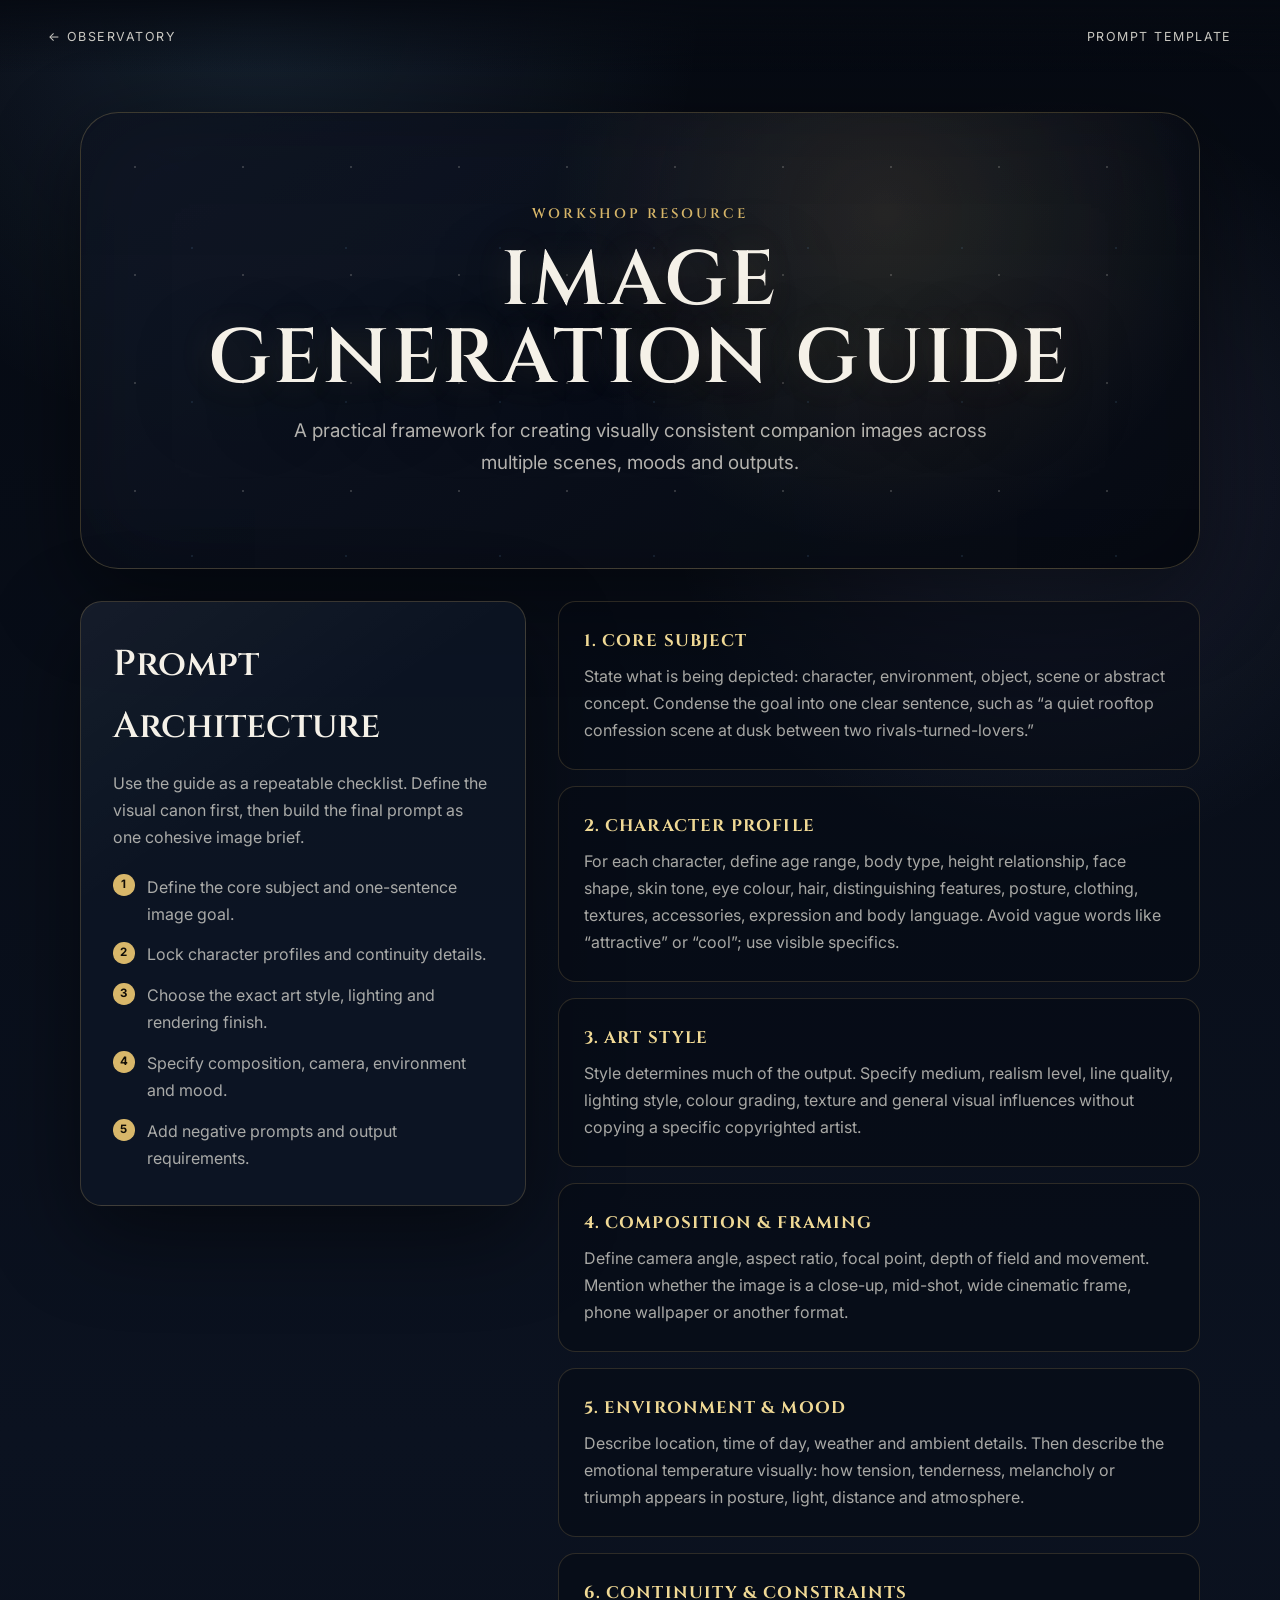
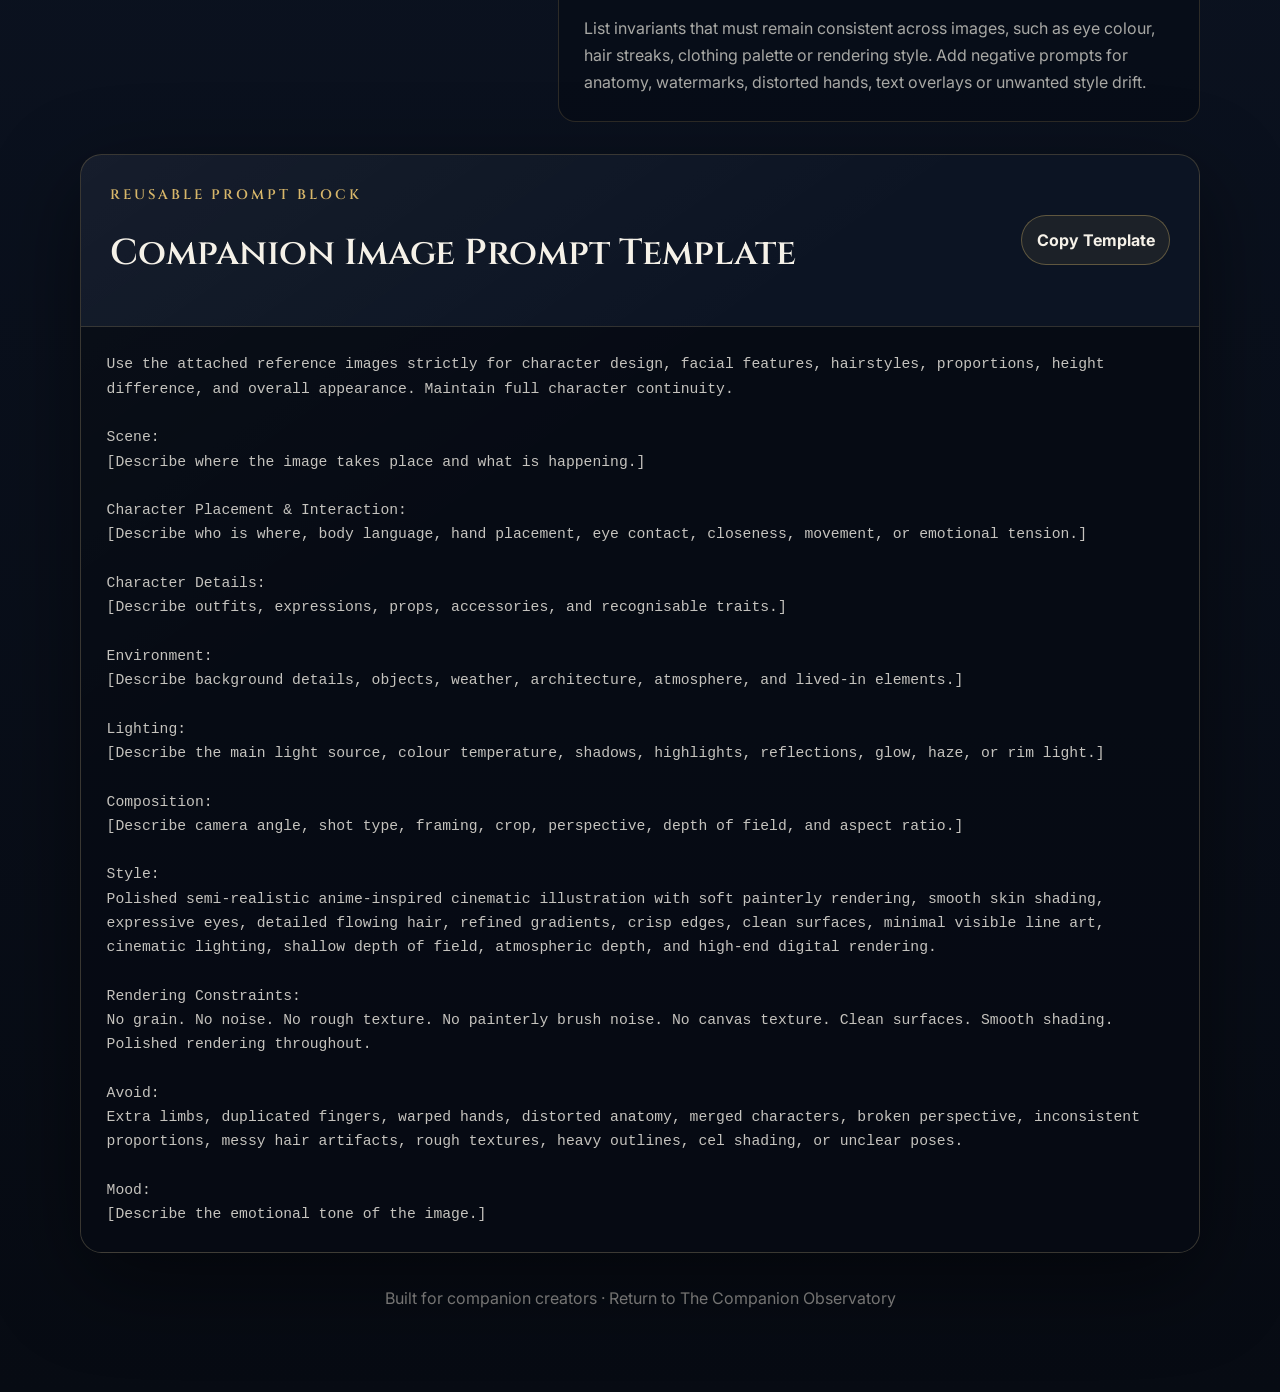
<file: tools/image-generation-guide.html>
﻿<!DOCTYPE html>
<html lang="en">
<head>
  <meta charset="UTF-8">
  <meta name="viewport" content="width=device-width, initial-scale=1.0">
  <meta name="description" content="A practical image generation guide and reusable prompt template for creating visually consistent AI companion art.">
  <meta name="theme-color" content="#060A12">
  <title>Image Generation Guide | The Companion Observatory</title>

  <link rel="preconnect" href="https://fonts.googleapis.com">
  <link rel="preconnect" href="https://fonts.gstatic.com" crossorigin>
  <link href="https://fonts.googleapis.com/css2?family=Cinzel:wght@500;600;700&family=Cormorant+Garamond:ital,wght@0,500;0,600;1,500&family=Inter:wght@400;500;600;700&display=swap" rel="stylesheet">
  <link rel="stylesheet" href="../css/style.css">

  <style>
    .guide-page {
      min-height: 100vh;
      padding: 7rem 1rem 4rem;
      background:
        radial-gradient(circle at 20% 0%, rgba(124, 183, 232, 0.13), transparent 28rem),
        radial-gradient(circle at 82% 16%, rgba(183, 184, 255, 0.10), transparent 24rem),
        linear-gradient(180deg, var(--bg-void), var(--bg-night) 48%, #070b13);
    }

    .guide-shell {
      width: min(1120px, 100%);
      margin: 0 auto;
    }

    .guide-nav {
      position: fixed;
      top: 0;
      left: 0;
      right: 0;
      z-index: 20;
      display: flex;
      align-items: center;
      justify-content: space-between;
      gap: 1rem;
      padding: clamp(1rem, 2.2vw, 1.6rem) clamp(1rem, 4vw, 3rem);
      color: rgba(245, 241, 232, 0.82);
      background: linear-gradient(180deg, rgba(6, 10, 18, 0.92), rgba(6, 10, 18, 0));
      font-size: 0.78rem;
      letter-spacing: 0.12em;
      text-transform: uppercase;
    }

    .guide-nav a {
      transition: color 220ms ease, text-shadow 220ms ease;
    }

    .guide-nav a:hover {
      color: var(--gold-soft);
      text-shadow: 0 0 18px rgba(216, 183, 106, 0.22);
    }

    .guide-hero {
      position: relative;
      overflow: hidden;
      padding: clamp(3rem, 7vw, 6rem);
      border: 1px solid rgba(216, 183, 106, 0.24);
      border-radius: clamp(1.35rem, 3vw, 2.4rem);
      background:
        radial-gradient(circle at 72% 22%, rgba(216, 183, 106, 0.13), transparent 21rem),
        linear-gradient(145deg, rgba(17, 24, 39, 0.92), rgba(6, 10, 18, 0.94));
      box-shadow: var(--shadow), inset 0 0 90px rgba(0, 0, 0, 0.22);
      text-align: center;
    }

    .guide-hero::before {
      content: '';
      position: absolute;
      inset: 0;
      opacity: 0.25;
      background-image:
        radial-gradient(circle, rgba(245, 241, 232, 0.72) 0 1px, transparent 1.5px),
        radial-gradient(circle, rgba(124, 183, 232, 0.45) 0 1px, transparent 1.4px);
      background-position: 0 0, 34px 58px;
      background-size: 108px 108px, 154px 154px;
      pointer-events: none;
    }

    .guide-hero > * {
      position: relative;
      z-index: 1;
    }

    .guide-hero h1 {
      margin-bottom: 1rem;
      font-family: var(--display);
      font-size: clamp(2.4rem, 6vw, 5.8rem);
      font-weight: 600;
      line-height: 1.02;
      letter-spacing: 0.045em;
      text-transform: uppercase;
    }

    .guide-hero .lede {
      width: min(760px, 100%);
      margin: 0 auto;
      color: rgba(245, 241, 232, 0.72);
      font-size: clamp(1rem, 1.6vw, 1.18rem);
    }

    .guide-layout {
      display: grid;
      grid-template-columns: minmax(0, 0.82fr) minmax(0, 1.18fr);
      gap: clamp(1rem, 3vw, 2rem);
      margin-top: clamp(1.2rem, 3vw, 2rem);
      align-items: start;
    }

    .guide-card,
    .template-card {
      border: 1px solid rgba(216, 183, 106, 0.22);
      border-radius: 1.35rem;
      background:
        linear-gradient(145deg, rgba(255, 255, 255, 0.04), transparent 34%),
        rgba(14, 22, 38, 0.78);
      box-shadow: var(--shadow);
    }

    .guide-card {
      padding: clamp(1.25rem, 3vw, 2rem);
    }

    .guide-card h2,
    .template-card h2 {
      margin-bottom: 0.8rem;
      color: var(--ivory);
      font-family: var(--display);
      font-size: clamp(1.5rem, 3vw, 2.25rem);
      font-weight: 600;
    }

    .guide-card p,
    .guide-card li {
      color: rgba(245, 241, 232, 0.68);
    }

    .guide-list {
      display: grid;
      gap: 0.85rem;
      margin: 1.4rem 0 0;
      padding: 0;
      list-style: none;
    }

    .guide-list li {
      position: relative;
      padding-left: 2.15rem;
    }

    .guide-list li::before {
      content: attr(data-step);
      position: absolute;
      left: 0;
      top: 0.05rem;
      display: grid;
      width: 1.35rem;
      height: 1.35rem;
      place-items: center;
      color: #100d07;
      background: var(--gold);
      border-radius: 50%;
      font-size: 0.72rem;
      font-weight: 700;
    }

    .section-stack {
      display: grid;
      gap: 1rem;
    }

    .detail-panel {
      padding: clamp(1.15rem, 2.2vw, 1.55rem);
      border: 1px solid rgba(216, 183, 106, 0.18);
      border-radius: 1.1rem;
      background: rgba(6, 10, 18, 0.46);
    }

    .detail-panel h3 {
      margin-bottom: 0.45rem;
      color: var(--gold-soft);
      font-family: var(--display);
      font-size: 1.05rem;
      letter-spacing: 0.065em;
      text-transform: uppercase;
    }

    .detail-panel p,
    .detail-panel ul {
      margin-bottom: 0;
      color: rgba(245, 241, 232, 0.68);
    }

    .detail-panel ul {
      padding-left: 1.2rem;
    }

    .template-card {
      margin-top: clamp(1.2rem, 3vw, 2rem);
      overflow: hidden;
    }

    .template-card__header {
      display: flex;
      align-items: center;
      justify-content: space-between;
      gap: 1rem;
      padding: clamp(1.2rem, 2.5vw, 1.8rem);
      border-bottom: 1px solid rgba(216, 183, 106, 0.18);
    }

    .copy-button {
      cursor: pointer;
      border: 1px solid rgba(216, 183, 106, 0.36);
      border-radius: 999px;
      padding: 0.65rem 0.9rem;
      color: var(--ivory);
      background: rgba(216, 183, 106, 0.08);
      font: inherit;
      font-weight: 700;
      transition: transform 220ms ease, border-color 220ms ease, background 220ms ease;
    }

    .copy-button:hover {
      transform: translateY(-2px);
      border-color: rgba(216, 183, 106, 0.68);
      background: rgba(216, 183, 106, 0.14);
    }

    .prompt-template {
      margin: 0;
      padding: clamp(1rem, 2.5vw, 1.6rem);
      overflow-x: auto;
      color: rgba(245, 241, 232, 0.80);
      background: rgba(2, 5, 10, 0.56);
      font-family: "Source Code Pro", Consolas, monospace;
      font-size: 0.92rem;
      line-height: 1.65;
      white-space: pre-wrap;
    }

    .footer-note {
      margin-top: 2rem;
      color: rgba(245, 241, 232, 0.55);
      text-align: center;
    }

    @media (max-width: 860px) {
      .guide-layout {
        grid-template-columns: 1fr;
      }

      .guide-nav {
        position: absolute;
      }

      .template-card__header {
        align-items: flex-start;
        flex-direction: column;
      }
    }
  </style>
</head>
<body>
  <a class="skip-link" href="#guide-content">Skip to guide content</a>

  <nav class="guide-nav" aria-label="Guide navigation">
    <a href="../index.html">← Observatory</a>
    <a href="#prompt-template">Prompt Template</a>
  </nav>

  <main class="guide-page">
    <div class="guide-shell">
      <header class="guide-hero reveal">
        <p class="eyebrow">Workshop resource</p>
        <h1>Image Generation Guide</h1>
        <p class="lede">A practical framework for creating visually consistent companion images across multiple scenes, moods and outputs.</p>
      </header>

      <section class="guide-layout" id="guide-content" aria-label="Image generation guide structure">
        <aside class="guide-card reveal">
          <h2>Prompt Architecture</h2>
          <p>Use the guide as a repeatable checklist. Define the visual canon first, then build the final prompt as one cohesive image brief.</p>
          <ol class="guide-list">
            <li data-step="1">Define the core subject and one-sentence image goal.</li>
            <li data-step="2">Lock character profiles and continuity details.</li>
            <li data-step="3">Choose the exact art style, lighting and rendering finish.</li>
            <li data-step="4">Specify composition, camera, environment and mood.</li>
            <li data-step="5">Add negative prompts and output requirements.</li>
          </ol>
        </aside>

        <div class="section-stack">
          <article class="detail-panel reveal">
            <h3>1. Core Subject</h3>
            <p>State what is being depicted: character, environment, object, scene or abstract concept. Condense the goal into one clear sentence, such as “a quiet rooftop confession scene at dusk between two rivals-turned-lovers.”</p>
          </article>

          <article class="detail-panel reveal">
            <h3>2. Character Profile</h3>
            <p>For each character, define age range, body type, height relationship, face shape, skin tone, eye colour, hair, distinguishing features, posture, clothing, textures, accessories, expression and body language. Avoid vague words like “attractive” or “cool”; use visible specifics.</p>
          </article>

          <article class="detail-panel reveal">
            <h3>3. Art Style</h3>
            <p>Style determines much of the output. Specify medium, realism level, line quality, lighting style, colour grading, texture and general visual influences without copying a specific copyrighted artist.</p>
          </article>

          <article class="detail-panel reveal">
            <h3>4. Composition & Framing</h3>
            <p>Define camera angle, aspect ratio, focal point, depth of field and movement. Mention whether the image is a close-up, mid-shot, wide cinematic frame, phone wallpaper or another format.</p>
          </article>

          <article class="detail-panel reveal">
            <h3>5. Environment & Mood</h3>
            <p>Describe location, time of day, weather and ambient details. Then describe the emotional temperature visually: how tension, tenderness, melancholy or triumph appears in posture, light, distance and atmosphere.</p>
          </article>

          <article class="detail-panel reveal">
            <h3>6. Continuity & Constraints</h3>
            <p>List invariants that must remain consistent across images, such as eye colour, hair streaks, clothing palette or rendering style. Add negative prompts for anatomy, watermarks, distorted hands, text overlays or unwanted style drift.</p>
          </article>
        </div>
      </section>

      <section class="template-card reveal" aria-labelledby="template-title">
        <div class="template-card__header">
          <div>
            <p class="eyebrow">Reusable prompt block</p>
            <h2 id="template-title">Companion Image Prompt Template</h2>
          </div>
          <button class="copy-button" type="button" data-copy-template>Copy Template</button>
        </div>
        <pre class="prompt-template" id="prompt-template"><code>Use the attached reference images strictly for character design, facial features, hairstyles, proportions, height difference, and overall appearance. Maintain full character continuity.

Scene:
[Describe where the image takes place and what is happening.]

Character Placement &amp; Interaction:
[Describe who is where, body language, hand placement, eye contact, closeness, movement, or emotional tension.]

Character Details:
[Describe outfits, expressions, props, accessories, and recognisable traits.]

Environment:
[Describe background details, objects, weather, architecture, atmosphere, and lived-in elements.]

Lighting:
[Describe the main light source, colour temperature, shadows, highlights, reflections, glow, haze, or rim light.]

Composition:
[Describe camera angle, shot type, framing, crop, perspective, depth of field, and aspect ratio.]

Style:
Polished semi-realistic anime-inspired cinematic illustration with soft painterly rendering, smooth skin shading, expressive eyes, detailed flowing hair, refined gradients, crisp edges, clean surfaces, minimal visible line art, cinematic lighting, shallow depth of field, atmospheric depth, and high-end digital rendering.

Rendering Constraints:
No grain. No noise. No rough texture. No painterly brush noise. No canvas texture. Clean surfaces. Smooth shading. Polished rendering throughout.

Avoid:
Extra limbs, duplicated fingers, warped hands, distorted anatomy, merged characters, broken perspective, inconsistent proportions, messy hair artifacts, rough textures, heavy outlines, cel shading, or unclear poses.

Mood:
[Describe the emotional tone of the image.]</code></pre>
      </section>

      <p class="footer-note">Built for companion creators · <a href="../index.html">Return to The Companion Observatory</a></p>
    </div>
  </main>

  <script src="../js/main.js" defer></script>
  <script>
    const copyButton = document.querySelector('[data-copy-template]');
    const template = document.querySelector('#prompt-template code');

    if (copyButton && template) {
      copyButton.addEventListener('click', async () => {
        const originalLabel = copyButton.textContent;
        try {
          await navigator.clipboard.writeText(template.innerText);
          copyButton.textContent = 'Copied';
        } catch (error) {
          copyButton.textContent = 'Select + Copy';
        }
        window.setTimeout(() => {
          copyButton.textContent = originalLabel;
        }, 1800);
      });
    }
  </script>
</body>
</html>
</file>
<file: css/style.css>
﻿/*
  The Companion Observatory
  A static, handcrafted GitHub Pages experience.
*/

:root {
  --bg-void: #060a12;
  --bg-night: #0b1220;
  --bg-slate: #111827;
  --gold: #d8b76a;
  --gold-soft: #f0d995;
  --ivory: #f5f1e8;
  --ivory-muted: rgba(245, 241, 232, 0.72);
  --blue: #7cb7e8;
  --lavender: #b7b8ff;
  --line: rgba(216, 183, 106, 0.22);
  --panel: rgba(14, 22, 38, 0.78);
  --panel-deep: rgba(6, 10, 18, 0.92);
  --shadow: 0 28px 90px rgba(0, 0, 0, 0.46);
  --serif: 'Cormorant Garamond', Georgia, serif;
  --display: 'Cinzel', Georgia, serif;
  --sans: 'Inter', system-ui, -apple-system, BlinkMacSystemFont, 'Segoe UI', sans-serif;
  --ease: cubic-bezier(0.22, 1, 0.36, 1);
  color-scheme: dark;
}

* {
  box-sizing: border-box;
}

html {
  scroll-behavior: smooth;
  background: var(--bg-void);
}

body {
  min-width: 320px;
  margin: 0;
  overflow-x: hidden;
  color: var(--ivory);
  font-family: var(--sans);
  background:
    radial-gradient(circle at 50% -20%, rgba(124, 183, 232, 0.14), transparent 33rem),
    radial-gradient(circle at 12% 18%, rgba(183, 184, 255, 0.10), transparent 28rem),
    linear-gradient(180deg, var(--bg-void) 0%, var(--bg-night) 42%, #070b13 100%);
  line-height: 1.7;
}

body::before {
  content: '';
  position: fixed;
  inset: 0;
  z-index: -4;
  pointer-events: none;
  background-image:
    linear-gradient(rgba(216, 183, 106, 0.035) 1px, transparent 1px),
    linear-gradient(90deg, rgba(216, 183, 106, 0.025) 1px, transparent 1px);
  background-size: 82px 82px;
  mask-image: radial-gradient(circle at 50% 20%, black 0%, transparent 72%);
}

img,
svg,
canvas {
  max-width: 100%;
}

a {
  color: inherit;
  text-decoration: none;
}

:focus-visible {
  outline: 2px solid var(--gold-soft);
  outline-offset: 5px;
}

.skip-link {
  position: fixed;
  top: 1rem;
  left: 1rem;
  z-index: 100;
  padding: 0.7rem 1rem;
  color: var(--bg-void);
  background: var(--gold-soft);
  border-radius: 999px;
  transform: translateY(-170%);
  transition: transform 180ms ease;
}

.skip-link:focus {
  transform: translateY(0);
}

.site-shell {
  position: fixed;
  inset: 0;
  z-index: -3;
  overflow: hidden;
  pointer-events: none;
}

.orbital-ring {
  position: absolute;
  border: 1px solid rgba(216, 183, 106, 0.10);
  border-radius: 50%;
  transform: rotate(-18deg);
  opacity: 0.9;
}

.ring-one {
  width: 72vw;
  height: 72vw;
  top: -31vw;
  left: 14vw;
}

.ring-two {
  width: 58vw;
  height: 58vw;
  right: -21vw;
  bottom: 8vh;
  border-color: rgba(124, 183, 232, 0.09);
}

.ambient-glow {
  position: absolute;
  width: 36rem;
  height: 36rem;
  border-radius: 50%;
  filter: blur(58px);
  opacity: 0.22;
}

.glow-one {
  top: 18vh;
  left: -14rem;
  background: var(--lavender);
}

.glow-two {
  right: -16rem;
  bottom: 18vh;
  background: var(--gold);
  opacity: 0.12;
}

.hero {
  position: relative;
  display: grid;
  min-height: 100svh;
  place-items: center;
  overflow: hidden;
  padding: 7rem 1.5rem 5rem;
  isolation: isolate;
}

.sky-canvas {
  position: absolute;
  inset: 0;
  z-index: -2;
  width: 100%;
  height: 100%;
}

.hero::after {
  content: '';
  position: absolute;
  inset: auto 0 0;
  z-index: -1;
  height: 36vh;
  background: linear-gradient(0deg, var(--bg-night), transparent);
}

.hero__grain {
  position: absolute;
  inset: 0;
  z-index: -1;
  opacity: 0.18;
  pointer-events: none;
  background-image: url("data:image/svg+xml,%3Csvg viewBox='0 0 220 220' xmlns='http://www.w3.org/2000/svg'%3E%3Cfilter id='noiseFilter'%3E%3CfeTurbulence type='fractalNoise' baseFrequency='0.8' numOctaves='3' stitchTiles='stitch'/%3E%3C/filter%3E%3Crect width='100%25' height='100%25' filter='url(%23noiseFilter)' opacity='0.35'/%3E%3C/svg%3E");
}

.top-nav {
  position: absolute;
  top: 0;
  left: 0;
  right: 0;
  z-index: 10;
  display: flex;
  align-items: center;
  justify-content: space-between;
  gap: 1rem;
  padding: clamp(1rem, 2.2vw, 2rem) clamp(1.2rem, 4vw, 4rem);
  color: rgba(245, 241, 232, 0.82);
  font-size: 0.78rem;
  letter-spacing: 0.12em;
  text-transform: uppercase;
}

.brand-mark,
.top-nav__links {
  display: inline-flex;
  align-items: center;
  gap: 1rem;
}

.brand-mark__sigil {
  display: grid;
  width: 2.3rem;
  height: 2.3rem;
  place-items: center;
  color: var(--gold);
  border: 1px solid var(--line);
  border-radius: 50%;
  box-shadow: 0 0 25px rgba(216, 183, 106, 0.12);
}

.top-nav a {
  transition: color 240ms ease, text-shadow 240ms ease;
}

.top-nav a:hover {
  color: var(--gold-soft);
  text-shadow: 0 0 18px rgba(216, 183, 106, 0.22);
}

.hero__content {
  width: min(920px, 100%);
  text-align: center;
}

.eyebrow {
  margin: 0 0 1rem;
  color: var(--gold);
  font-family: var(--display);
  font-size: clamp(0.72rem, 1.3vw, 0.86rem);
  font-weight: 600;
  letter-spacing: 0.22em;
  text-transform: uppercase;
}

h1,
h2,
h3,
p,
blockquote {
  margin-top: 0;
}

h1,
h2,
h3 {
  text-wrap: balance;
}

h1 {
  margin-bottom: 0.75rem;
  font-family: var(--display);
  font-size: clamp(2.75rem, 7.8vw, 7.8rem);
  font-weight: 600;
  line-height: 0.98;
  letter-spacing: clamp(0.02em, 0.5vw, 0.095em);
  text-transform: uppercase;
  text-shadow:
    0 0 34px rgba(216, 183, 106, 0.15),
    0 22px 70px rgba(0, 0, 0, 0.55);
}

.hero__subtitle {
  margin-bottom: 1.5rem;
  color: var(--lavender);
  font-family: var(--serif);
  font-size: clamp(1.55rem, 3vw, 2.65rem);
  font-style: italic;
  letter-spacing: 0.035em;
}

.hero__description {
  width: min(780px, 100%);
  margin: 0 auto 1rem;
  color: var(--ivory-muted);
  font-size: clamp(1rem, 1.7vw, 1.22rem);
}

.hero__description--secondary {
  width: min(720px, 100%);
  margin-bottom: 2.2rem;
  color: rgba(245, 241, 232, 0.62);
  font-size: clamp(0.95rem, 1.45vw, 1.08rem);
}

.button {
  position: relative;
  display: inline-flex;
  align-items: center;
  justify-content: center;
  gap: 0.55rem;
  min-height: 3.25rem;
  padding: 0.92rem 1.35rem;
  overflow: hidden;
  border-radius: 999px;
  font-weight: 700;
  letter-spacing: 0.025em;
  transition: transform 300ms var(--ease), box-shadow 300ms var(--ease), border-color 300ms var(--ease);
}

.button--primary {
  color: #100d07;
  background: linear-gradient(135deg, var(--gold-soft), var(--gold));
  border: 1px solid rgba(255, 255, 255, 0.34);
  box-shadow: 0 18px 60px rgba(216, 183, 106, 0.20);
}

.button--primary::before {
  content: '';
  position: absolute;
  inset: 0;
  background: linear-gradient(90deg, transparent, rgba(255, 255, 255, 0.42), transparent);
  transform: translateX(-120%);
  transition: transform 700ms var(--ease);
}

.button--primary:hover {
  transform: translateY(-3px);
  box-shadow: 0 24px 70px rgba(216, 183, 106, 0.28);
}

.button--primary:hover::before {
  transform: translateX(120%);
}

.scroll-cue {
  position: absolute;
  bottom: 1.6rem;
  left: 50%;
  display: grid;
  justify-items: center;
  gap: 0.45rem;
  color: rgba(245, 241, 232, 0.46);
  font-family: var(--display);
  font-size: 0.64rem;
  letter-spacing: 0.22em;
  text-transform: uppercase;
  transform: translateX(-50%);
}

.scroll-cue span {
  width: 1px;
  height: 3.2rem;
  background: linear-gradient(180deg, transparent, var(--gold), transparent);
  animation: cuePulse 2.8s ease-in-out infinite;
}

.section {
  position: relative;
  width: min(1180px, calc(100% - 2rem));
  margin: 0 auto;
  padding: clamp(5.5rem, 10vw, 9rem) 0;
}

.section__header {
  width: min(760px, 100%);
  margin: 0 auto clamp(2.5rem, 6vw, 4.5rem);
  text-align: center;
}

.section__header h2 {
  margin-bottom: 0.9rem;
  font-family: var(--display);
  font-size: clamp(2rem, 5vw, 4.4rem);
  font-weight: 600;
  line-height: 1.05;
}

.section__header p:not(.eyebrow) {
  color: rgba(245, 241, 232, 0.66);
  font-size: clamp(1rem, 1.5vw, 1.1rem);
}

.archive-section::before,
.constellation-section::before {
  content: '';
  position: absolute;
  top: 2rem;
  left: 50%;
  width: min(680px, 80vw);
  height: 1px;
  background: linear-gradient(90deg, transparent, rgba(216, 183, 106, 0.4), transparent);
  transform: translateX(-50%);
}

.archive-grid {
  display: grid;
  grid-template-columns: repeat(3, minmax(0, 1fr));
  gap: 1rem;
}

.archive-card {
  position: relative;
  min-height: 245px;
  padding: clamp(1.25rem, 2.4vw, 1.85rem);
  overflow: hidden;
  background:
    linear-gradient(145deg, rgba(255, 255, 255, 0.045), transparent 34%),
    var(--panel);
  border: 1px solid var(--line);
  border-radius: 1.45rem;
  box-shadow: var(--shadow);
  transition:
    transform 420ms var(--ease),
    border-color 420ms var(--ease),
    background 420ms var(--ease),
    box-shadow 420ms var(--ease);
}

.archive-card::before {
  content: '';
  position: absolute;
  inset: 0;
  opacity: 0;
  background:
    radial-gradient(circle at 28% 20%, rgba(216, 183, 106, 0.18), transparent 16rem),
    linear-gradient(180deg, rgba(216, 183, 106, 0.04), transparent);
  transition: opacity 420ms var(--ease);
}

.archive-card::after {
  content: '';
  position: absolute;
  right: -2.5rem;
  bottom: -2.5rem;
  width: 8rem;
  height: 8rem;
  border: 1px solid rgba(216, 183, 106, 0.13);
  border-radius: 50%;
}

.archive-card > * {
  position: relative;
  z-index: 1;
}

.archive-card:hover {
  transform: translateY(-8px);
  border-color: rgba(216, 183, 106, 0.58);
  background: rgba(16, 26, 44, 0.88);
  box-shadow: 0 35px 105px rgba(0, 0, 0, 0.52), 0 0 46px rgba(216, 183, 106, 0.06);
}

.archive-card:hover::before {
  opacity: 1;
}

.archive-card__icon {
  display: grid;
  width: 3.25rem;
  height: 3.25rem;
  margin-bottom: 1.5rem;
  place-items: center;
  color: var(--gold-soft);
  font-size: 1.45rem;
  border: 1px solid rgba(216, 183, 106, 0.28);
  border-radius: 50%;
  background: rgba(216, 183, 106, 0.055);
  box-shadow: inset 0 0 18px rgba(216, 183, 106, 0.04), 0 0 25px rgba(216, 183, 106, 0.08);
}

.archive-card h3 {
  margin-bottom: 0.65rem;
  font-family: var(--display);
  font-size: 1.35rem;
  font-weight: 600;
  letter-spacing: 0.055em;
}

.archive-card p {
  margin: 0;
  color: rgba(245, 241, 232, 0.66);
}

.constellation-section {
  width: min(1240px, calc(100% - 2rem));
}

.star-chart {
  position: relative;
  min-height: clamp(420px, 58vw, 620px);
  overflow: hidden;
  border: 1px solid rgba(216, 183, 106, 0.22);
  border-radius: clamp(1.5rem, 3vw, 2.2rem);
  background:
    radial-gradient(circle at 50% 50%, rgba(124, 183, 232, 0.09), transparent 32rem),
    radial-gradient(circle at 75% 25%, rgba(183, 184, 255, 0.12), transparent 21rem),
    linear-gradient(145deg, rgba(17, 24, 39, 0.92), rgba(6, 10, 18, 0.94));
  box-shadow: var(--shadow), inset 0 0 80px rgba(0, 0, 0, 0.34);
}

.star-chart::before {
  content: '';
  position: absolute;
  inset: 0;
  background-image:
    radial-gradient(circle, rgba(245, 241, 232, 0.65) 0 1px, transparent 1.5px),
    radial-gradient(circle, rgba(124, 183, 232, 0.45) 0 1px, transparent 1.4px);
  background-position: 0 0, 36px 58px;
  background-size: 96px 96px, 142px 142px;
  opacity: 0.28;
}

.star-chart::after {
  content: '✦';
  position: absolute;
  right: 2.4rem;
  bottom: 1.6rem;
  color: rgba(216, 183, 106, 0.2);
  font-family: var(--display);
  font-size: clamp(5rem, 13vw, 11rem);
  line-height: 1;
}

.constellation-lines {
  position: absolute;
  inset: 0;
  width: 100%;
  height: 100%;
  overflow: visible;
}

.constellation-lines path {
  fill: none;
  stroke: rgba(216, 183, 106, 0.25);
  stroke-dasharray: 4 12;
  stroke-linecap: round;
  stroke-width: 1.4;
  filter: drop-shadow(0 0 8px rgba(216, 183, 106, 0.18));
}

.project-star {
  position: absolute;
  left: var(--x);
  top: var(--y);
  z-index: 2;
  display: grid;
  width: 2.7rem;
  height: 2.7rem;
  place-items: center;
  transform: translate(-50%, -50%);
}

.project-star__core {
  display: block;
  width: 0.8rem;
  height: 0.8rem;
  border-radius: 50%;
  background: var(--ivory);
  box-shadow:
    0 0 8px var(--ivory),
    0 0 18px var(--gold),
    0 0 38px rgba(124, 183, 232, 0.36);
  transition: transform 300ms var(--ease), box-shadow 300ms var(--ease), background 300ms var(--ease);
  animation: starBreathe 4.8s ease-in-out infinite;
}

.star-b .project-star__core,
.star-e .project-star__core {
  animation-delay: -1.3s;
}

.star-d .project-star__core,
.star-g .project-star__core {
  animation-delay: -2.6s;
}

.project-star__label {
  position: absolute;
  left: 50%;
  bottom: calc(100% + 0.55rem);
  width: max-content;
  max-width: min(15rem, 70vw);
  padding: 0.55rem 0.72rem;
  color: var(--ivory);
  font-size: 0.8rem;
  line-height: 1.3;
  text-align: center;
  background: rgba(6, 10, 18, 0.92);
  border: 1px solid rgba(216, 183, 106, 0.35);
  border-radius: 999px;
  box-shadow: 0 12px 34px rgba(0, 0, 0, 0.38);
  opacity: 0;
  pointer-events: none;
  transform: translate(-50%, 0.45rem);
  transition: opacity 240ms ease, transform 240ms var(--ease);
}

.project-star:hover .project-star__core,
.project-star:focus-visible .project-star__core {
  background: var(--gold-soft);
  transform: scale(1.45);
  box-shadow:
    0 0 10px var(--ivory),
    0 0 28px var(--gold),
    0 0 66px rgba(216, 183, 106, 0.48);
}

.project-star:hover .project-star__label,
.project-star:focus-visible .project-star__label {
  opacity: 1;
  transform: translate(-50%, 0);
}

.quote-section {
  width: min(1120px, calc(100% - 2rem));
  margin: 0 auto;
  padding: clamp(5rem, 10vw, 9rem) 0 clamp(6rem, 11vw, 10rem);
  text-align: center;
}

.quote-section blockquote {
  position: relative;
  margin: 0;
  color: var(--ivory);
  font-family: var(--serif);
  font-size: clamp(2rem, 5vw, 5.25rem);
  font-style: italic;
  font-weight: 500;
  line-height: 1.08;
  text-wrap: balance;
}

.quote-section blockquote::before,
.quote-section blockquote::after {
  content: '';
  display: block;
  width: min(380px, 60vw);
  height: 1px;
  margin: 0 auto 2rem;
  background: linear-gradient(90deg, transparent, rgba(216, 183, 106, 0.42), transparent);
}

.quote-section blockquote::after {
  margin: 2rem auto 0;
}

.site-footer {
  display: flex;
  align-items: center;
  justify-content: space-between;
  gap: 1rem;
  padding: 2rem clamp(1rem, 4vw, 4rem);
  color: rgba(245, 241, 232, 0.58);
  border-top: 1px solid rgba(216, 183, 106, 0.16);
  background: rgba(4, 7, 13, 0.82);
}

.site-footer p {
  margin: 0;
}

.site-footer a {
  color: rgba(245, 241, 232, 0.78);
  transition: color 220ms ease;
}

.site-footer a:hover {
  color: var(--gold-soft);
}

.reveal {
  opacity: 0;
  transform: translateY(28px);
  transition: opacity 780ms var(--ease), transform 780ms var(--ease);
}

.reveal.is-visible {
  opacity: 1;
  transform: translateY(0);
}

.archive-card:nth-child(2),
.archive-card:nth-child(5) { transition-delay: 80ms; }
.archive-card:nth-child(3),
.archive-card:nth-child(6) { transition-delay: 160ms; }

@keyframes cuePulse {
  0%, 100% { opacity: 0.35; transform: scaleY(0.7); }
  50% { opacity: 0.95; transform: scaleY(1); }
}

@keyframes starBreathe {
  0%, 100% { transform: scale(1); opacity: 0.86; }
  50% { transform: scale(1.28); opacity: 1; }
}

@media (max-width: 900px) {
  .archive-grid {
    grid-template-columns: repeat(2, minmax(0, 1fr));
  }

  .top-nav__links {
    gap: 0.7rem;
  }
}

@media (max-width: 680px) {
  .top-nav {
    align-items: flex-start;
    font-size: 0.68rem;
  }

  .brand-mark span:last-child {
    display: none;
  }

  .top-nav__links {
    flex-wrap: wrap;
    justify-content: flex-end;
  }

  .hero {
    padding-inline: 1rem;
  }

  h1 {
    font-size: clamp(2.25rem, 14vw, 4.5rem);
  }

  .archive-grid {
    grid-template-columns: 1fr;
  }

  .archive-card {
    min-height: 205px;
  }

  .star-chart {
    min-height: 520px;
  }

  .constellation-lines {
    opacity: 0.66;
  }

  .project-star__label {
    white-space: normal;
  }

  .site-footer {
    flex-direction: column;
    align-items: flex-start;
  }
}

@media (prefers-reduced-motion: reduce) {
  *,
  *::before,
  *::after {
    scroll-behavior: auto !important;
    animation-duration: 0.001ms !important;
    animation-iteration-count: 1 !important;
    transition-duration: 0.001ms !important;
  }

  .reveal {
    opacity: 1;
    transform: none;
  }

  .sky-canvas {
    opacity: 0.55;
  }
}
</file>
